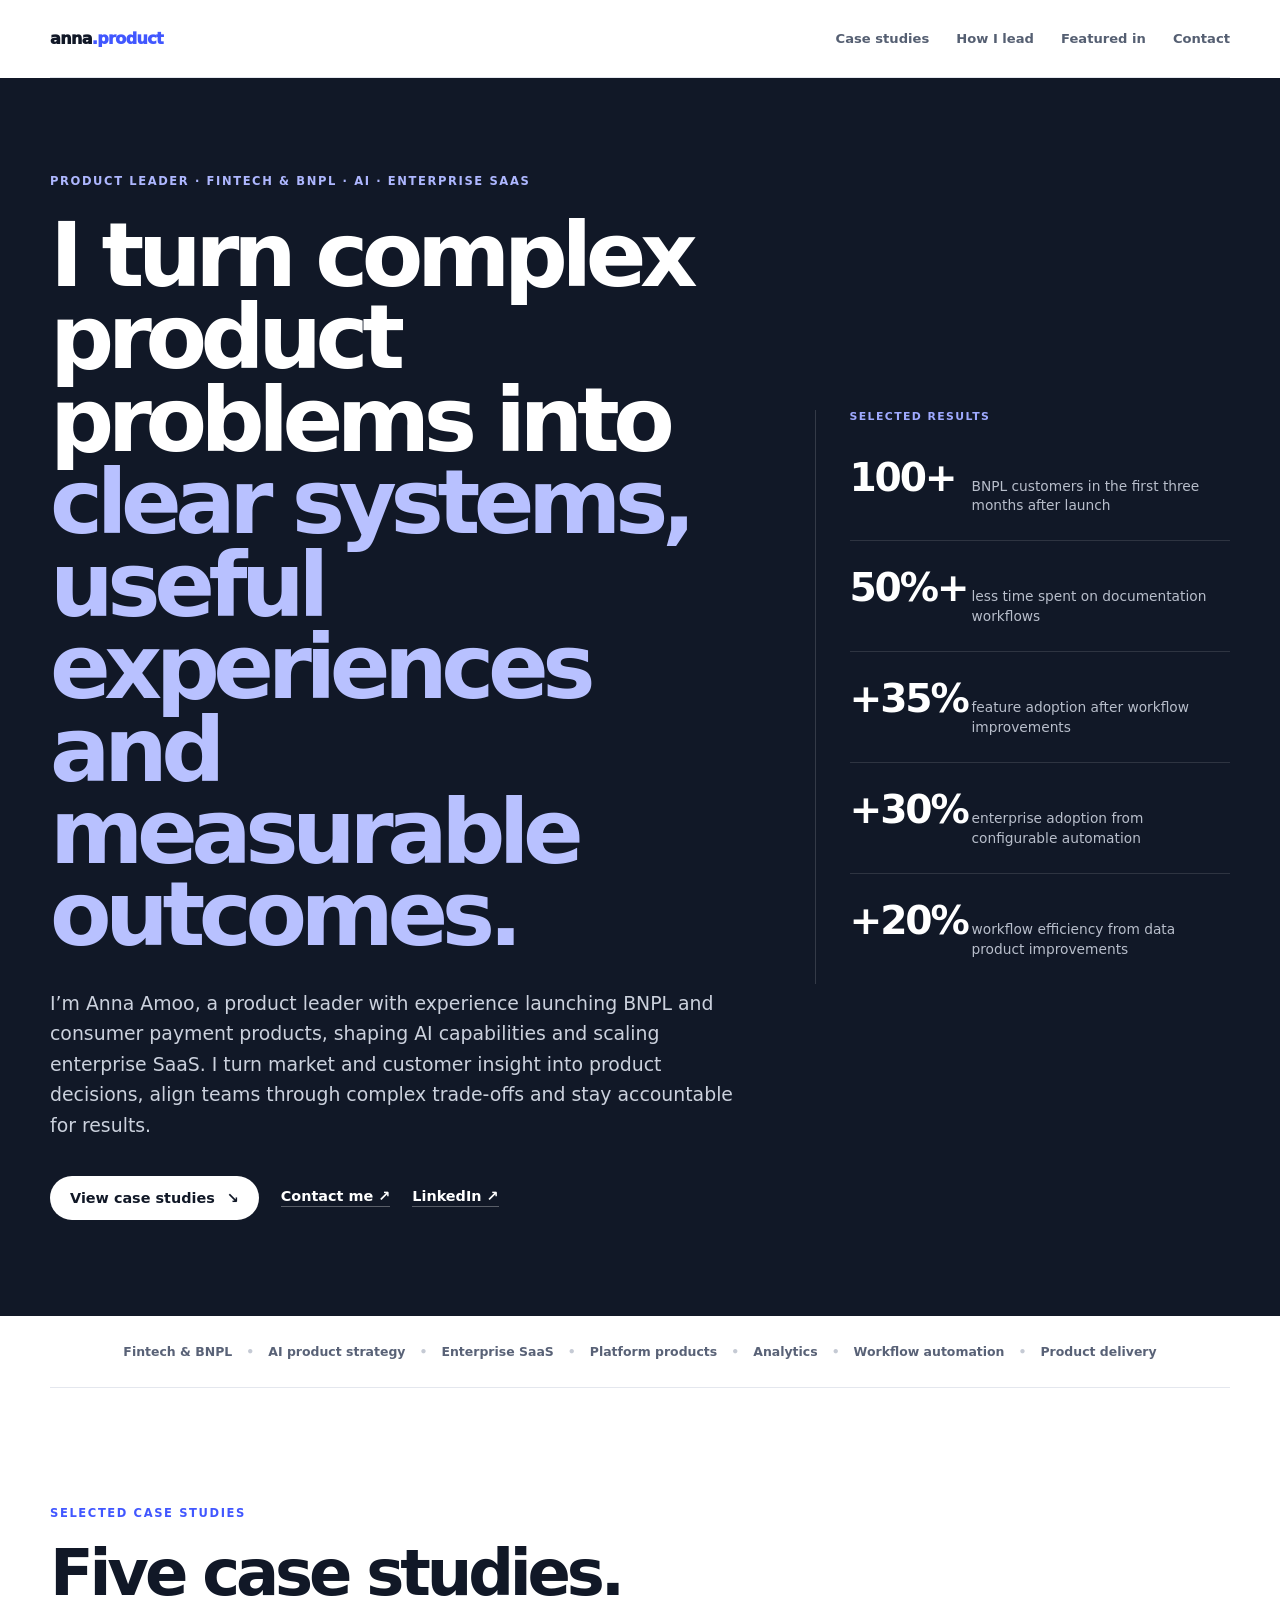
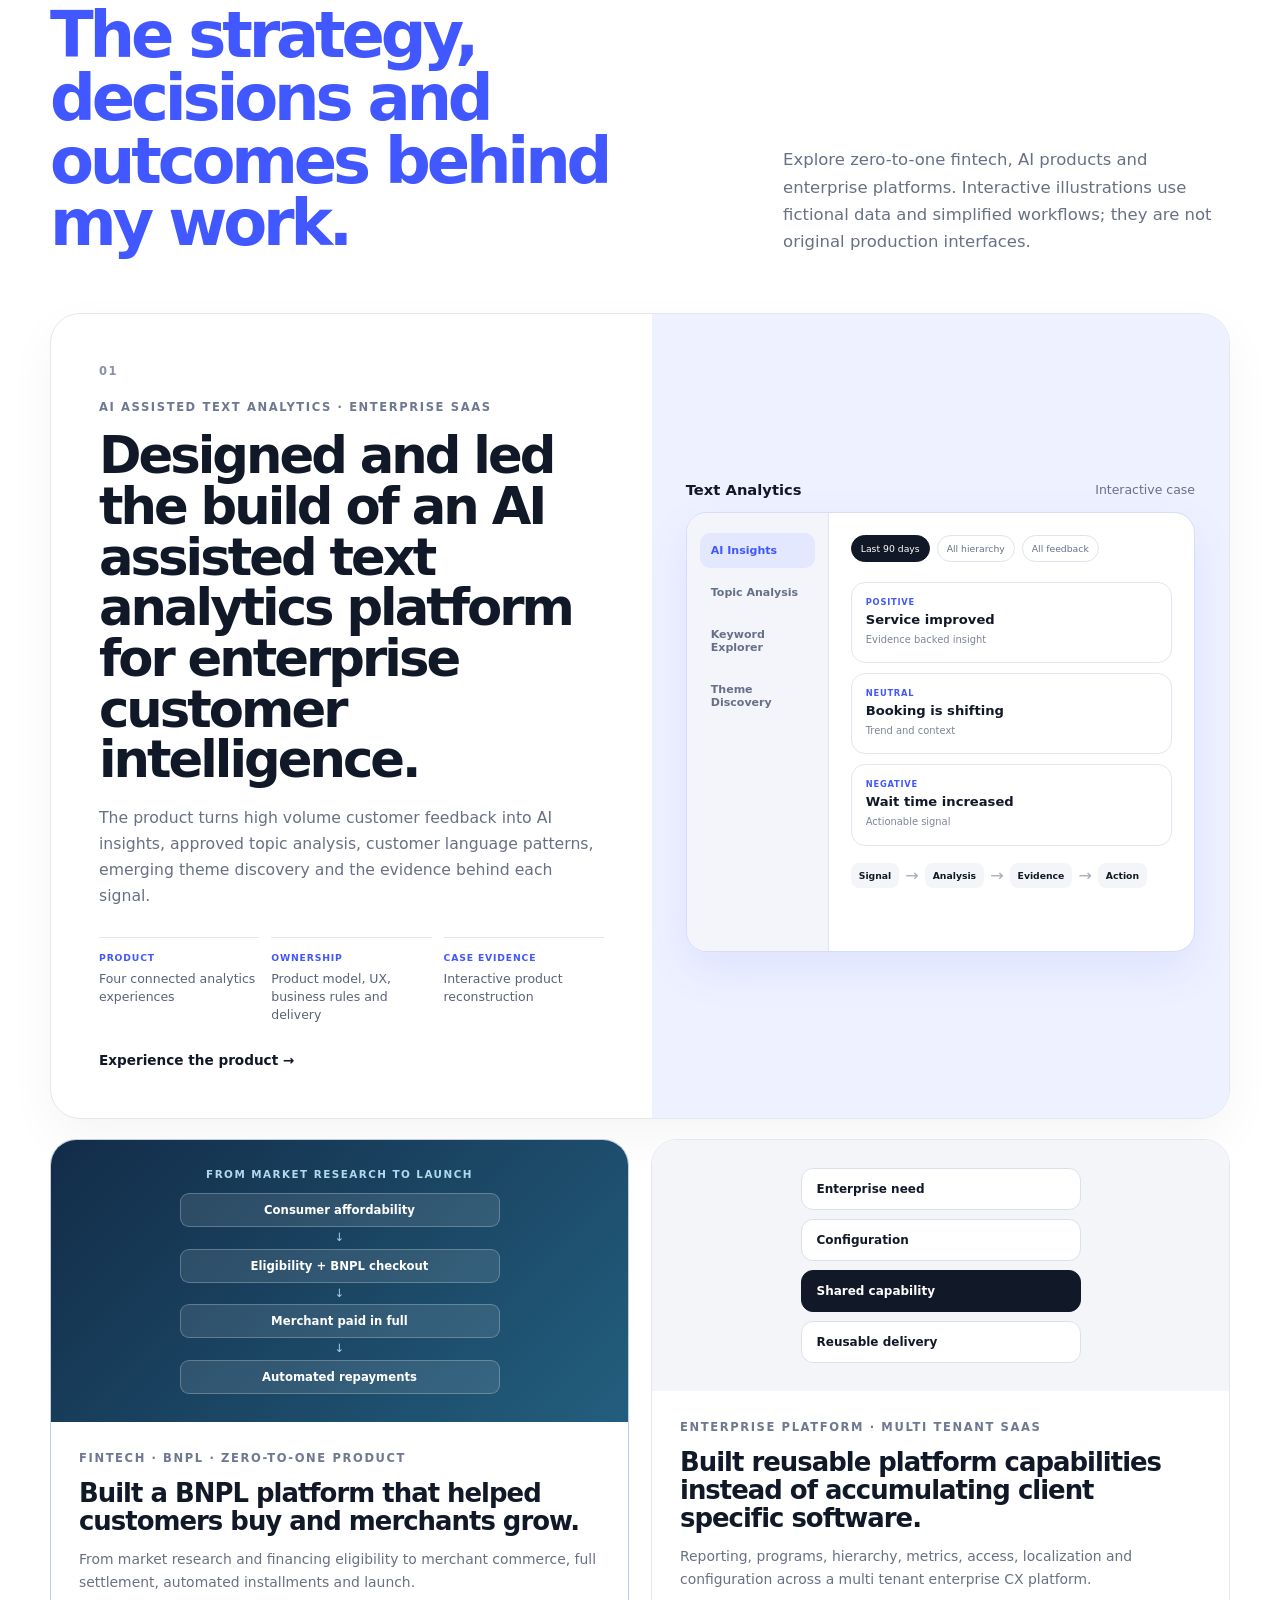
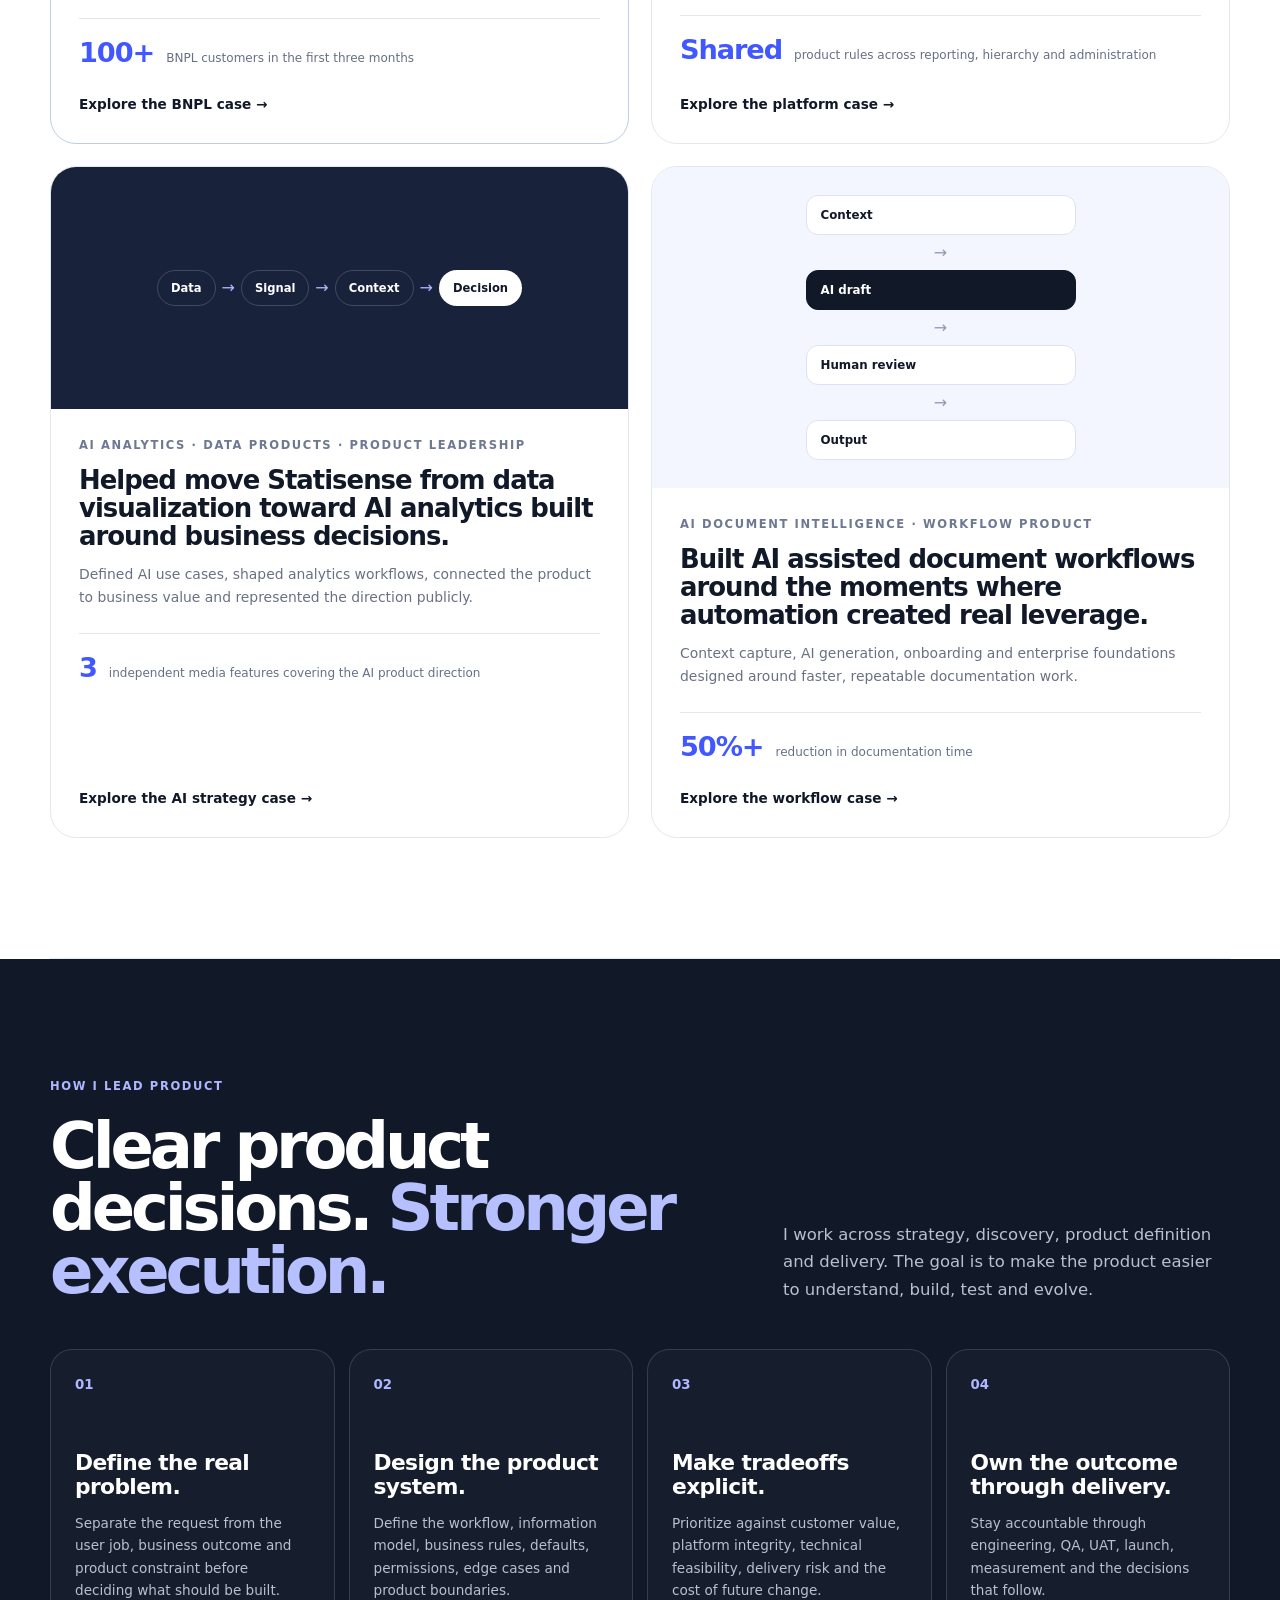
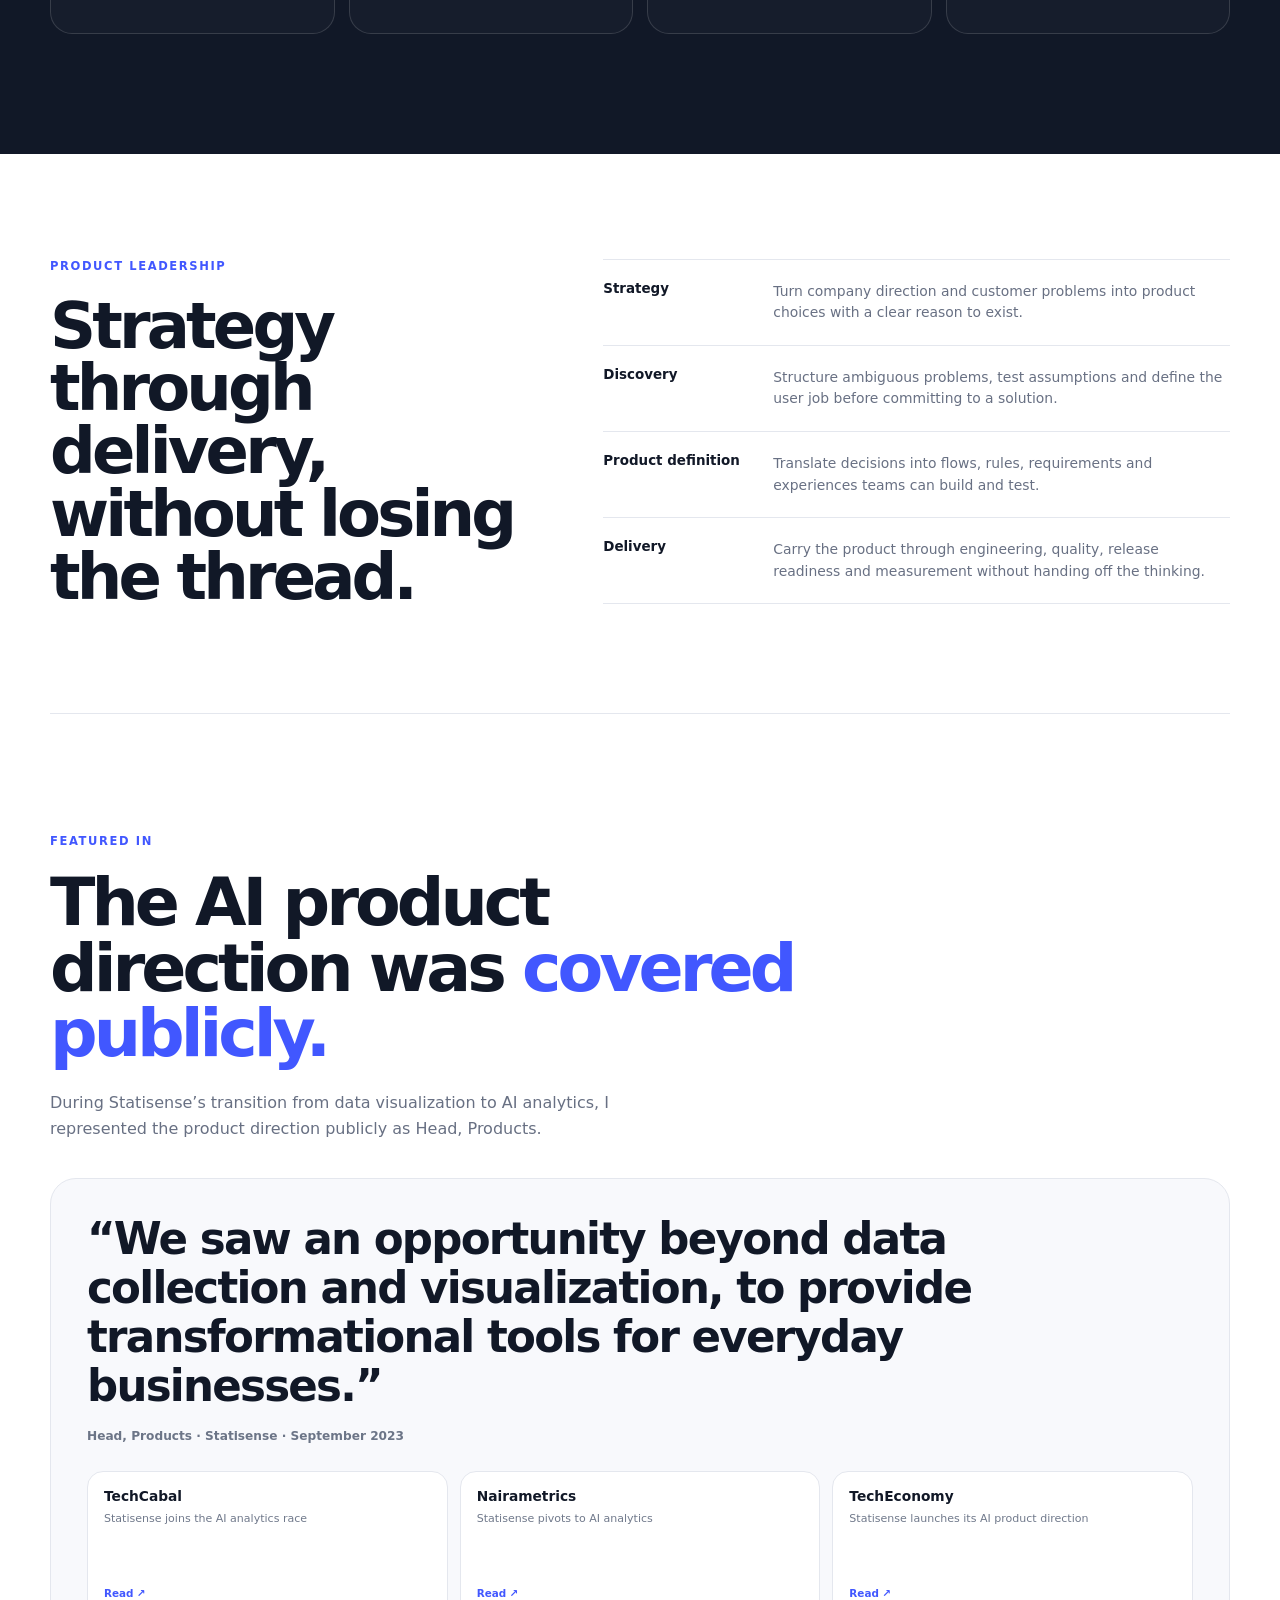
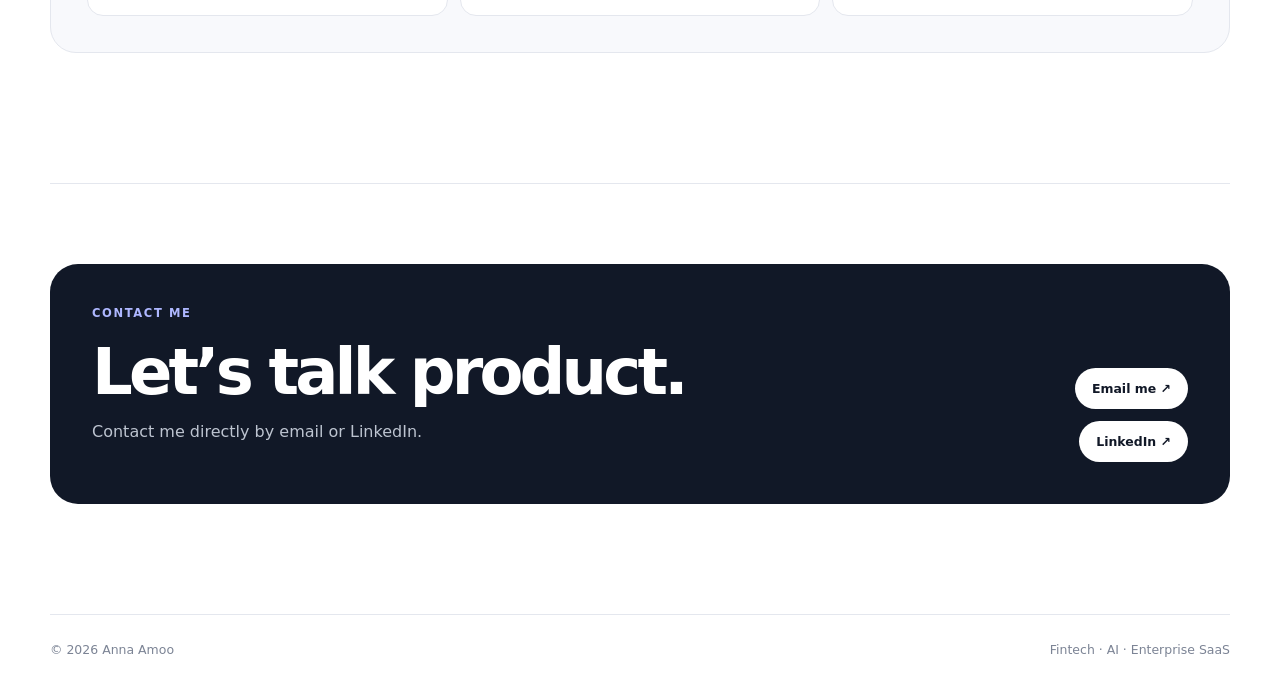
<file: index.html>
<!DOCTYPE html>
<html lang="en">
<head>
<meta charset="utf-8"/>
<meta name="viewport" content="width=device-width,initial-scale=1"/>
<meta name="theme-color" content="#111827"/>
<meta name="description" content="Product portfolio of Anna Amoo: fintech, BNPL, consumer payments, AI and enterprise SaaS, with five product case studies."/>
<meta property="og:type" content="website"/>
<meta property="og:title" content="Anna Amoo | Product Leader"/>
<meta property="og:description" content="Fintech, BNPL, consumer payments, AI and enterprise SaaS. Explore five product case studies and the decisions behind the work."/>
<meta property="og:url" content="https://annaamoo.github.io/"/>
<meta name="twitter:card" content="summary"/>
<link rel="canonical" href="https://annaamoo.github.io/"/>
<link rel="icon" href="favicon.svg" type="image/svg+xml"/>
<title>Anna Amoo | Fintech, AI & SaaS Product Leader</title>
<link rel="stylesheet" href="styles.css"/>
<link rel="stylesheet" href="home-extra.css"/>
</head>
<body>
<header class="site-header shell">
  <a class="brand" href="#top" aria-label="Anna Amoo home">anna<span>.product</span></a>
  <nav class="nav" aria-label="Portfolio navigation">
    <a href="#work">Case studies</a>
    <a href="#leadership">How I lead</a>
    <a href="#featured">Featured in</a>
    <a href="#contact">Contact</a>
  </nav>
</header>

<main id="top">
<section class="portfolio-hero">
  <div class="shell hero-grid">
    <div class="hero-copy reveal">
      <div class="kicker">PRODUCT LEADER · FINTECH & BNPL · AI · ENTERPRISE SAAS</div>
      <h1>I turn complex product problems into <em>clear systems, useful experiences and measurable outcomes.</em></h1>
      <p class="lede">I’m Anna Amoo, a product leader with experience launching BNPL and consumer payment products, shaping AI capabilities and scaling enterprise SaaS. I turn market and customer insight into product decisions, align teams through complex trade-offs and stay accountable for results.</p>
      <div class="actions">
        <a class="btn light" href="#work">View case studies <span>↘</span></a>
        <a class="text-link" href="mailto:annaaamoo@gmail.com">Contact me ↗</a>
        <a class="text-link" href="https://www.linkedin.com/in/anna-amoo-1497a1155/" target="_blank" rel="noreferrer">LinkedIn ↗</a>
      </div>
    </div>
    <aside class="impact-panel reveal" aria-label="Selected product results">
      <div class="impact-label">SELECTED RESULTS</div>
      <div class="impact-stat"><b>100+</b><span>BNPL customers in the first three months after launch</span></div>
      <div class="impact-stat"><b>50%+</b><span>less time spent on documentation workflows</span></div>
      <div class="impact-stat"><b>+35%</b><span>feature adoption after workflow improvements</span></div>
      <div class="impact-stat"><b>+30%</b><span>enterprise adoption from configurable automation</span></div>
      <div class="impact-stat"><b>+20%</b><span>workflow efficiency from data product improvements</span></div>
    </aside>
  </div>
</section>

<section class="scope-bar shell reveal" aria-label="Product scope">
  <span>Fintech & BNPL</span><i>•</i><span>AI product strategy</span><i>•</i>
  <span>Enterprise SaaS</span><i>•</i>
  <span>Platform products</span><i>•</i>
  <span>Analytics</span><i>•</i>
  <span>Workflow automation</span><i>•</i>
  <span>Product delivery</span>
</section>

<section class="section shell work-section" id="work">
  <div class="section-top reveal">
    <div>
      <div class="eyebrow">SELECTED CASE STUDIES</div>
      <h2>Five case studies. <em>The strategy, decisions and outcomes behind my work.</em></h2>
    </div>
    <p>Explore zero-to-one fintech, AI products and enterprise platforms. Interactive illustrations use fictional data and simplified workflows; they are not original production interfaces.</p>
  </div>

  <a class="feature-case reveal" href="case-text-analytics.html">
    <div class="feature-case-copy">
      <div class="case-number">01</div>
      <div class="meta">AI ASSISTED TEXT ANALYTICS · ENTERPRISE SAAS</div>
      <h3>Designed and led the build of an AI assisted text analytics platform for enterprise customer intelligence.</h3>
      <p>The product turns high volume customer feedback into AI insights, approved topic analysis, customer language patterns, emerging theme discovery and the evidence behind each signal.</p>
      <div class="case-facts">
        <span><small>PRODUCT</small>Four connected analytics experiences</span>
        <span><small>OWNERSHIP</small>Product model, UX, business rules and delivery</span>
        <span><small>CASE EVIDENCE</small>Interactive product reconstruction</span>
      </div>
      <div class="case-cta">Experience the product →</div>
    </div>
    <div class="feature-preview">
      <div class="preview-top"><b>Text Analytics</b><span>Interactive case</span></div>
      <div class="preview-layout">
        <div class="preview-nav">
          <span class="active">AI Insights</span>
          <span>Topic Analysis</span>
          <span>Keyword Explorer</span>
          <span>Theme Discovery</span>
        </div>
        <div class="preview-canvas">
          <div class="preview-pills"><i>Last 90 days</i><i>All hierarchy</i><i>All feedback</i></div>
          <div class="preview-insights">
            <div><small>POSITIVE</small><b>Service improved</b><p>Evidence backed insight</p></div>
            <div><small>NEUTRAL</small><b>Booking is shifting</b><p>Trend and context</p></div>
            <div><small>NEGATIVE</small><b>Wait time increased</b><p>Actionable signal</p></div>
          </div>
          <div class="preview-evidence"><span>Signal</span><i>→</i><span>Analysis</span><i>→</i><span>Evidence</span><i>→</i><span>Action</span></div>
        </div>
      </div>
    </div>
  </a>

  <div class="case-grid">
<a class="portfolio-case clan-case reveal" href="case-clan.html"><div class="case-visual clan-visual"><div class="clan-card-eyebrow">FROM MARKET RESEARCH TO LAUNCH</div><div class="clan-card-flow"><span>Consumer affordability</span><i>↓</i><span>Eligibility + BNPL checkout</span><i>↓</i><span>Merchant paid in full</span><i>↓</i><span>Automated repayments</span></div></div><div class="case-body"><div class="meta">FINTECH · BNPL · ZERO-TO-ONE PRODUCT</div><h3>Built a BNPL platform that helped customers buy and merchants grow.</h3><p>From market research and financing eligibility to merchant commerce, full settlement, automated installments and launch.</p><div class="mini-proof"><b>100+</b><span>BNPL customers in the first three months</span></div><div class="case-cta">Explore the BNPL case →</div></div></a>
    <a class="portfolio-case reveal" href="case-platform.html">
      <div class="case-visual platform-visual">
        <div class="platform-stack"><span>Enterprise need</span><span>Configuration</span><span class="active">Shared capability</span><span>Reusable delivery</span></div>
      </div>
      <div class="case-body">
        <div class="meta">ENTERPRISE PLATFORM · MULTI TENANT SAAS</div>
        <h3>Built reusable platform capabilities instead of accumulating client specific software.</h3>
        <p>Reporting, programs, hierarchy, metrics, access, localization and configuration across a multi tenant enterprise CX platform.</p>
        <div class="mini-proof"><b>Shared</b><span>product rules across reporting, hierarchy and administration</span></div>
        <div class="case-cta">Explore the platform case →</div>
      </div>
    </a>

    <a class="portfolio-case reveal" href="case-statisense.html">
      <div class="case-visual statisense-visual">
        <div class="decision-chain"><span>Data</span><i>→</i><span>Signal</span><i>→</i><span>Context</span><i>→</i><span class="active">Decision</span></div>
      </div>
      <div class="case-body">
        <div class="meta">AI ANALYTICS · DATA PRODUCTS · PRODUCT LEADERSHIP</div>
        <h3>Helped move Statisense from data visualization toward AI analytics built around business decisions.</h3>
        <p>Defined AI use cases, shaped analytics workflows, connected the product to business value and represented the direction publicly.</p>
        <div class="mini-proof"><b>3</b><span>independent media features covering the AI product direction</span></div>
        <div class="case-cta">Explore the AI strategy case →</div>
      </div>
    </a>

    <a class="portfolio-case reveal" href="case-fastdoc.html">
      <div class="case-visual fastdoc-visual">
        <div class="doc-flow"><span>Context</span><i>→</i><span class="active">AI draft</span><i>→</i><span>Human review</span><i>→</i><span>Output</span></div>
      </div>
      <div class="case-body">
        <div class="meta">AI DOCUMENT INTELLIGENCE · WORKFLOW PRODUCT</div>
        <h3>Built AI assisted document workflows around the moments where automation created real leverage.</h3>
        <p>Context capture, AI generation, onboarding and enterprise foundations designed around faster, repeatable documentation work.</p>
        <div class="mini-proof"><b>50%+</b><span>reduction in documentation time</span></div>
        <div class="case-cta">Explore the workflow case →</div>
      </div>
    </a>
  </div>
</section>

<section class="leadership-section" id="leadership">
  <div class="shell">
    <div class="section-top inverse reveal">
      <div>
        <div class="eyebrow">HOW I LEAD PRODUCT</div>
        <h2>Clear product decisions. <em>Stronger execution.</em></h2>
      </div>
      <p>I work across strategy, discovery, product definition and delivery. The goal is to make the product easier to understand, build, test and evolve.</p>
    </div>
    <div class="leadership-grid">
      <article class="lead-card reveal"><small>01</small><h3>Define the real problem.</h3><p>Separate the request from the user job, business outcome and product constraint before deciding what should be built.</p></article>
      <article class="lead-card reveal"><small>02</small><h3>Design the product system.</h3><p>Define the workflow, information model, business rules, defaults, permissions, edge cases and product boundaries.</p></article>
      <article class="lead-card reveal"><small>03</small><h3>Make tradeoffs explicit.</h3><p>Prioritize against customer value, platform integrity, technical feasibility, delivery risk and the cost of future change.</p></article>
      <article class="lead-card reveal"><small>04</small><h3>Own the outcome through delivery.</h3><p>Stay accountable through engineering, QA, UAT, launch, measurement and the decisions that follow.</p></article>
    </div>
  </div>
</section>

<section class="section shell proof-section">
  <div class="proof-story reveal">
    <div>
      <div class="eyebrow">PRODUCT LEADERSHIP</div>
      <h2>Strategy through delivery, without losing the thread.</h2>
    </div>
    <div class="proof-list">
      <div><b>Strategy</b><span>Turn company direction and customer problems into product choices with a clear reason to exist.</span></div>
      <div><b>Discovery</b><span>Structure ambiguous problems, test assumptions and define the user job before committing to a solution.</span></div>
      <div><b>Product definition</b><span>Translate decisions into flows, rules, requirements and experiences teams can build and test.</span></div>
      <div><b>Delivery</b><span>Carry the product through engineering, quality, release readiness and measurement without handing off the thinking.</span></div>
    </div>
  </div>
</section>

<section class="section shell featured-section" id="featured">
  <div class="feature-intro reveal">
    <div class="eyebrow">FEATURED IN</div>
    <h2>The AI product direction was <em>covered publicly.</em></h2>
    <p>During Statisense’s transition from data visualization to AI analytics, I represented the product direction publicly as Head, Products.</p>
  </div>

  <div class="media-spotlight reveal">
    <blockquote>“We saw an opportunity beyond data collection and visualization, to provide transformational tools for everyday businesses.”</blockquote>
    <div class="quote-credit">Head, Products · Statisense · September 2023</div>
    <div class="publication-row">
      <a href="https://techcabal.com/2023/09/19/statisense-raises-capital-joins-the-ai-analytics-race/" target="_blank" rel="noreferrer"><b>TechCabal</b><span>Statisense joins the AI analytics race</span><i>Read ↗</i></a>
      <a href="https://nairametrics.com/2023/09/19/leading-data-platform-statisense-raises-capital-pivots-to-building-ai-analytics-for-businesses-across-africa/" target="_blank" rel="noreferrer"><b>Nairametrics</b><span>Statisense pivots to AI analytics</span><i>Read ↗</i></a>
      <a href="https://techeconomy.ng/statisense-raises-capital-to-empower-african-businesses-through-ai" target="_blank" rel="noreferrer"><b>TechEconomy</b><span>Statisense launches its AI product direction</span><i>Read ↗</i></a>
    </div>
  </div>
</section>

<section class="contact-section shell" id="contact">
  <div class="contact-card reveal">
    <div>
      <div class="eyebrow">CONTACT ME</div>
      <h2>Let’s talk product.</h2>
      <p>Contact me directly by email or LinkedIn.</p>
    </div>
    <div class="contact-links">
      <a href="mailto:annaaamoo@gmail.com">Email me ↗</a>
      <a href="https://www.linkedin.com/in/anna-amoo-1497a1155/" target="_blank" rel="noreferrer">LinkedIn ↗</a>
    </div>
  </div>
</section>
</main>

<footer class="footer shell"><span>© <span data-year>2026</span> Anna Amoo</span><span>Fintech · AI · Enterprise SaaS</span></footer>
<script src="script.js"></script>
</body>
</html>
</file>
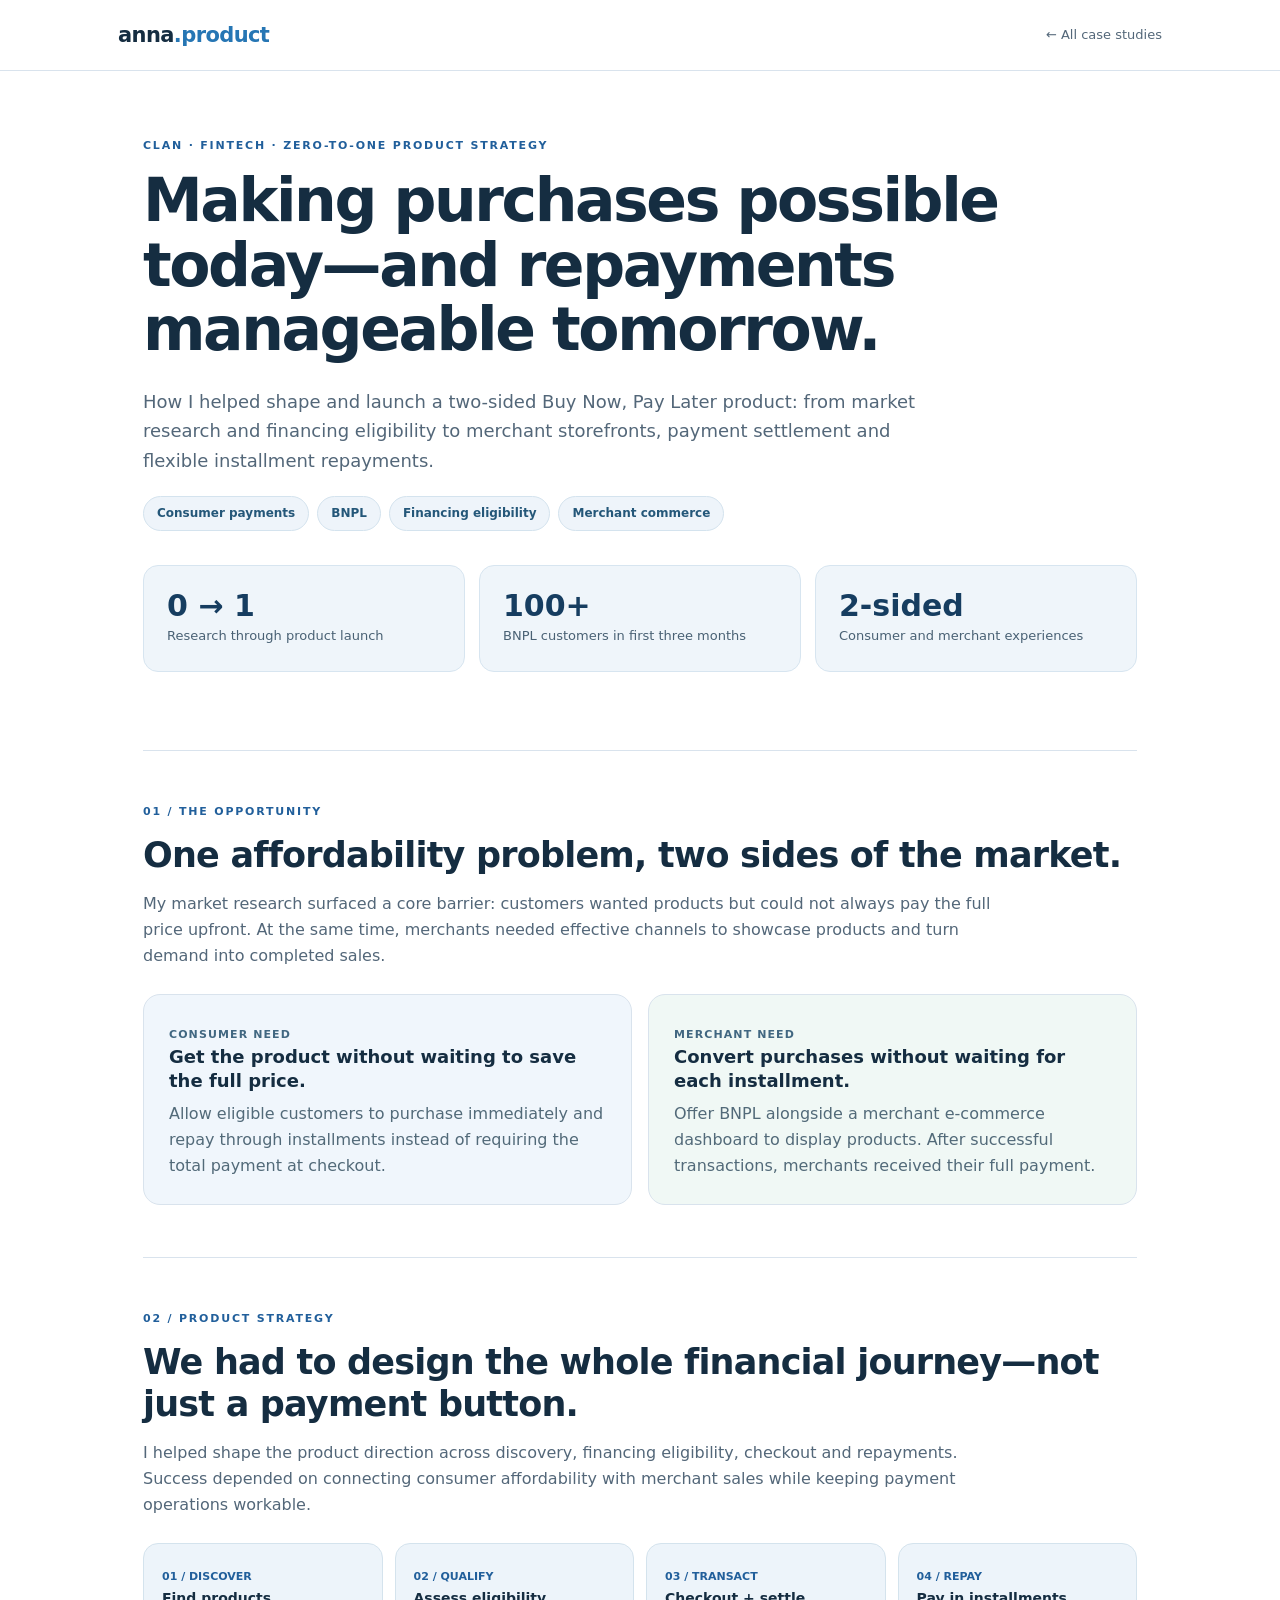
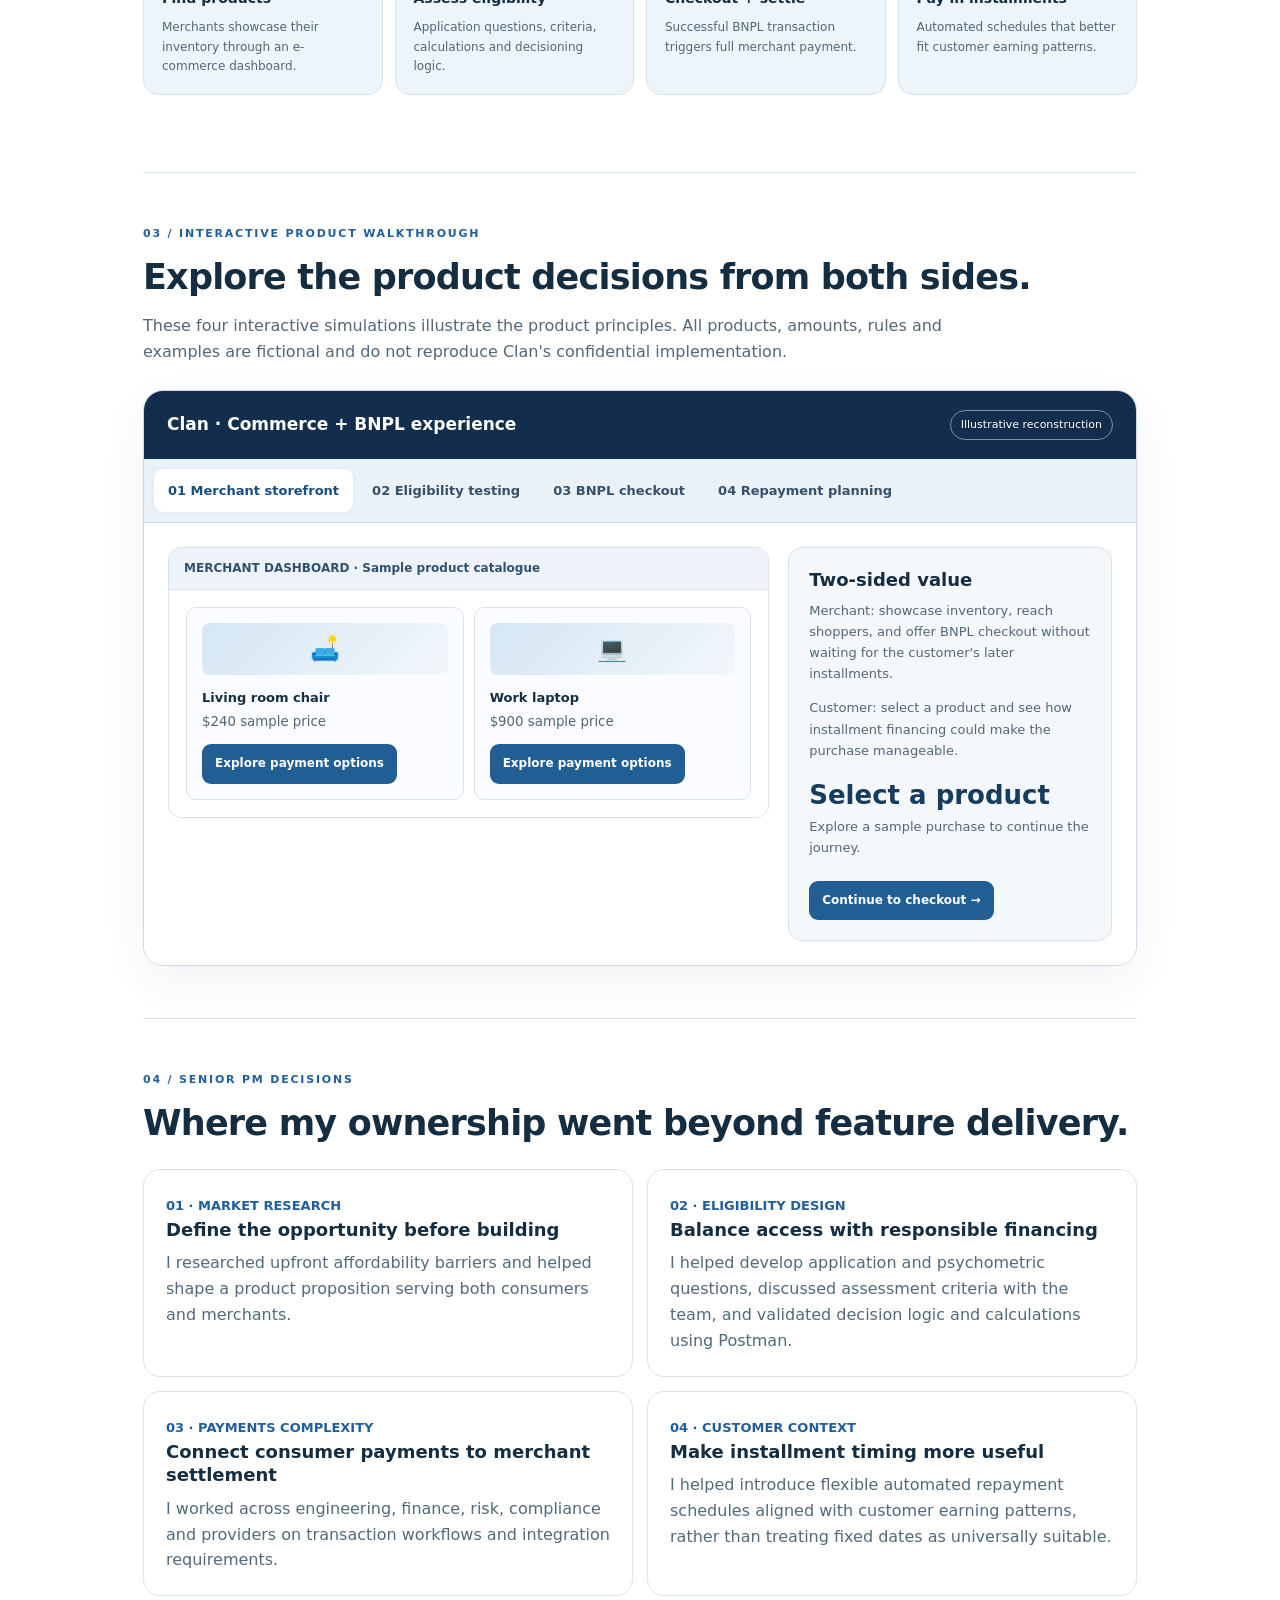
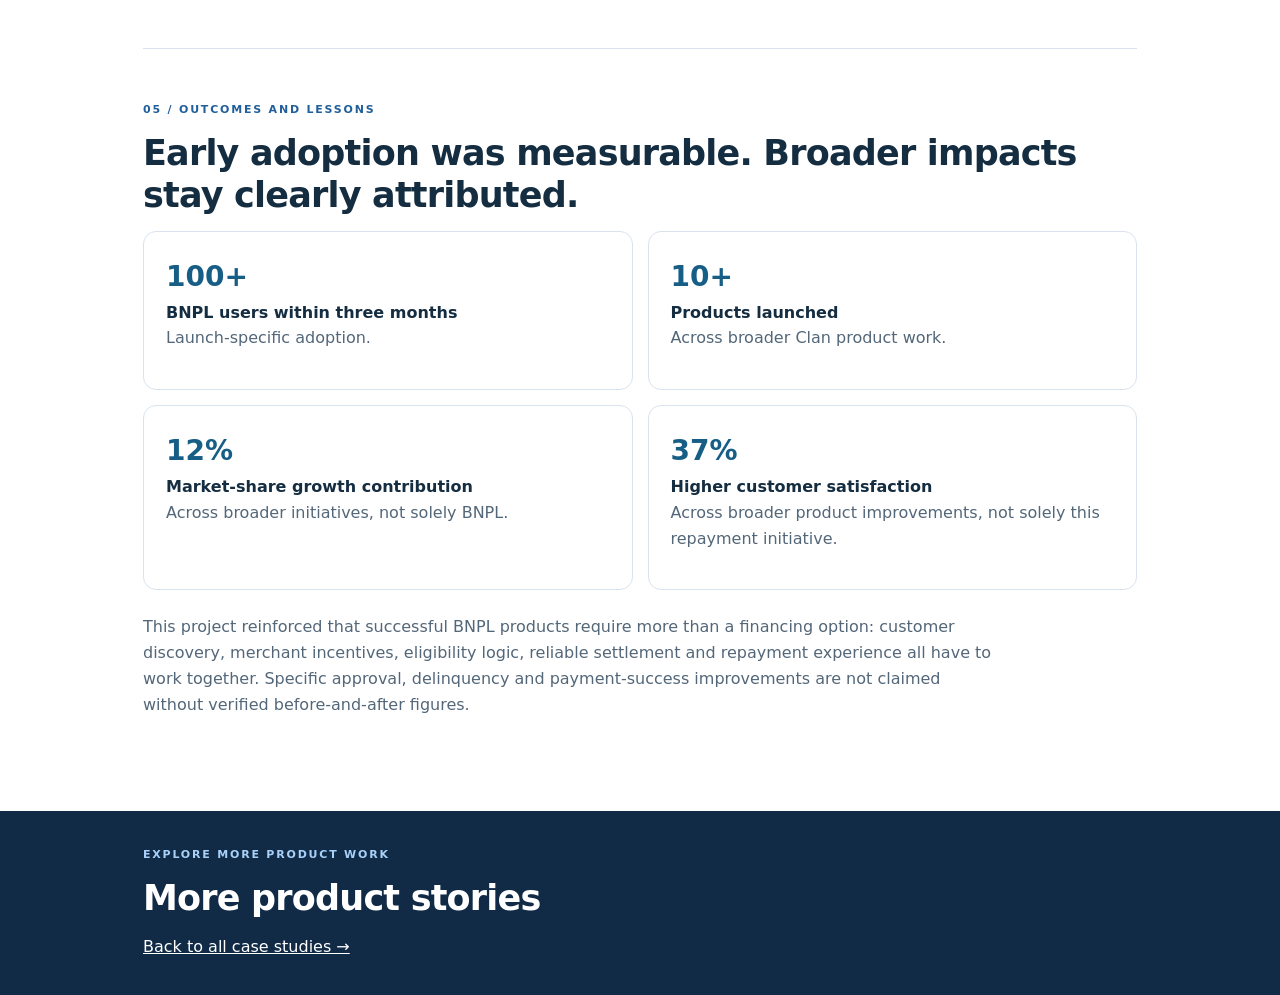
<file: case-clan.html>
<!doctype html><html lang="en"><head><meta charset="utf-8"><meta name="viewport" content="width=device-width, initial-scale=1"><meta name="description" content="A zero-to-one product management case study about launching Clan's BNPL and merchant commerce platform."><meta property="og:title" content="Clan BNPL: From Research to Launch | Anna Amoo"><title>Clan BNPL — Zero-to-One Product Case Study | Anna Amoo</title><link rel="canonical" href="https://annaamoo.github.io/case-clan.html"><style>
:root{--navy:#102a43;--ink:#152d41;--muted:#536779;--line:#d9e3ed;--bg:#f7f9fc;--blue:#215f9b;--soft:#edf4fa;--green:#16715c}*{box-sizing:border-box}html{scroll-behavior:smooth}body{margin:0;background:#fff;color:var(--ink);font-family:Inter,system-ui,-apple-system,Segoe UI,sans-serif;line-height:1.62}button,input,select{font:inherit}button{cursor:pointer}a{color:inherit}a:hover{color:var(--blue)}.top{border-bottom:1px solid var(--line);background:#fff}.nav{max-width:1100px;margin:auto;padding:18px 28px;display:flex;justify-content:space-between;align-items:center;gap:16px}.brand{font-size:21px;font-weight:850;text-decoration:none;letter-spacing:-.6px}.brand span{color:#2676b4}.back{font-size:13px;text-decoration:none;color:#536779}.shell{max-width:1050px;padding:0 28px;margin:0 auto}.hero{padding:66px 0 44px}.eyebrow{font-size:11px;letter-spacing:1.8px;font-weight:800;text-transform:uppercase;color:var(--blue);margin-bottom:13px}h1,h2,h3,p{margin-top:0}h1{font-size:clamp(34px,5.4vw,60px);max-width:940px;letter-spacing:-2.4px;line-height:1.08;margin-bottom:25px}h2{font-size:clamp(25px,3vw,35px);line-height:1.2;letter-spacing:-.8px;margin-bottom:15px}h3{font-size:18px;line-height:1.3;margin:0 0 9px}.intro{font-size:18px;max-width:790px;color:var(--muted)}.chips{display:flex;gap:8px;flex-wrap:wrap;margin:21px 0}.chip{font-size:12px;font-weight:750;background:#eef4fa;color:#245779;border:1px solid #d4e3ee;border-radius:30px;padding:7px 13px}.metrics{display:grid;grid-template-columns:repeat(3,minmax(0,1fr));gap:14px;margin:34px 0}.metric{background:#eff5fa;border:1px solid #d7e5f0;border-radius:15px;padding:23px;min-width:0}.metric strong{font-size:30px;display:block;color:#163d60;line-height:1.1}.metric span{color:#496174;font-size:13px}.section{padding:52px 0;border-top:1px solid var(--line)}.copy{max-width:850px;color:var(--muted)}.two{display:grid;grid-template-columns:repeat(2,minmax(0,1fr));gap:16px;margin-top:25px}.panel{border:1px solid var(--line);border-radius:17px;padding:25px;background:#fff;min-width:0}.panel.blue{background:#f0f6fc}.panel.green{background:#f0f8f5}.panel small{font-size:11px;color:#416781;letter-spacing:1.1px;font-weight:800}.panel p{color:#526a79;margin-bottom:0}.flow{display:grid;grid-template-columns:repeat(4,minmax(0,1fr));gap:12px;margin:25px 0}.step{background:var(--soft);border:1px solid #d4e3ed;border-radius:15px;padding:18px;min-width:0}.step b{display:block;font-size:14px}.step small{font-size:11px;color:var(--blue);font-weight:800}.step p{font-size:12px;color:var(--muted);margin:8px 0 0}.demo{border:1px solid #ccdbe7;border-radius:20px;overflow:hidden;margin-top:25px;box-shadow:0 15px 45px rgba(15,48,79,.06)}.demo-head{background:#132e4c;color:#fff;padding:19px 23px;display:flex;align-items:center;justify-content:space-between;gap:12px}.demo-head strong{font-size:17px}.demo-head span{font-size:11px;border:1px solid #ffffff75;padding:5px 10px;border-radius:20px}.tabs{display:flex;gap:5px;flex-wrap:wrap;background:#eaf1f7;border-bottom:1px solid #ccdae5;padding:10px}.tab{background:transparent;border:0;border-radius:9px;padding:11px 14px;color:#37516a;font-weight:700;font-size:13px}.tab[aria-selected=true]{background:#fff;color:#184e80;box-shadow:0 1px 5px #b8c9d633}.demo-body{padding:24px;min-height:325px;background:#fff}.demo-pane[hidden]{display:none}.demo-grid{display:grid;grid-template-columns:minmax(0,1.3fr) minmax(230px,.7fr);gap:19px;align-items:start}.screen{border:1px solid var(--line);border-radius:13px;overflow:hidden}.screen-top{background:#edf3f8;border-bottom:1px solid var(--line);padding:11px 15px;font-size:12px;font-weight:800;color:#31516e}.screen-body{padding:17px}.product-grid{display:grid;grid-template-columns:1fr 1fr;gap:10px}.product{border:1px solid var(--line);border-radius:10px;padding:15px;background:#fafcff}.product .shape{height:52px;background:linear-gradient(135deg,#d5e6f4,#f2f7fb);border-radius:8px;margin-bottom:12px;display:grid;place-items:center;font-size:24px}.product b{display:block;font-size:13px}.product small{color:var(--muted)}.product button,.primary{background:#205e94;color:white;border:0;border-radius:9px;padding:10px 13px;font-size:12px;font-weight:750;margin-top:10px}.side{background:#f5f8fb;border:1px solid var(--line);border-radius:14px;padding:20px;min-width:0}.side p{color:var(--muted);font-size:13px}.side strong{display:block;font-size:26px;color:#163d60}.form-row{margin-bottom:16px}.form-row label{display:block;font-size:12px;font-weight:800;margin-bottom:7px}select,input[type=range]{width:100%}select{padding:11px;border:1px solid #cbd9e4;border-radius:9px;background:#fff;color:#152d41}.choice{display:flex;flex-wrap:wrap;gap:9px;margin:12px 0}.choice button{background:#eef3f7;border:1px solid #c8d8e4;color:#1a476a;border-radius:9px;padding:10px 14px;font-size:12px;font-weight:700}.choice button.active{background:#215e92;color:#fff}.line{display:flex;justify-content:space-between;gap:16px;border-bottom:1px solid #e0e8ef;padding:10px 0;font-size:13px}.line:last-child{border-bottom:0}.explain{color:var(--muted);font-size:13px}.notice{background:#fff8e8;border-left:3px solid #ca9a32;padding:13px 15px;border-radius:6px;font-size:12px;color:#695028;margin-top:16px}.success{color:var(--green);font-weight:800}.decision{display:grid;grid-template-columns:repeat(2,minmax(0,1fr));gap:14px;margin-top:25px}.decision .panel{padding:22px}.decision .index{font-size:13px;color:var(--blue);font-weight:800}.result-grid{display:grid;grid-template-columns:repeat(2,minmax(0,1fr));gap:15px}.result{border:1px solid var(--line);border-radius:13px;padding:22px}.result b{display:block;font-size:28px;color:#175e86}.result span{color:var(--muted);font-size:13px}.footer{background:#112b46;color:#fff;padding:35px 0;margin-top:25px}.footer a{color:#fff}.muted{color:var(--muted)}.mini-bar{height:9px;border-radius:20px;background:#d9e6f0;overflow:hidden;margin:14px 0}.mini-bar div{background:#2f7ba9;height:100%;transition:width .2s}button:focus-visible,select:focus-visible,input:focus-visible,a:focus-visible{outline:3px solid #efae43;outline-offset:2px}@media(max-width:760px){.shell{padding:0 18px}.hero{padding:38px 0 28px}h1{letter-spacing:-1.2px}.metrics,.flow{grid-template-columns:repeat(2,minmax(0,1fr))}.demo-grid,.two{grid-template-columns:1fr}.demo-body{padding:15px}.section{padding:37px 0}}@media(max-width:430px){.metrics,.flow,.decision,.result-grid{grid-template-columns:1fr}.tab{flex:1 1 44%;padding:9px 6px}.demo-head{flex-direction:column;align-items:flex-start}.product-grid{grid-template-columns:1fr}}
</style></head><body>
<header class="top"><nav class="nav"><a class="brand" href="index.html">anna<span>.product</span></a><a class="back" href="index.html#work">← All case studies</a></nav></header>
<main><div class="shell"><section class="hero"><div class="eyebrow">Clan · Fintech · Zero-to-one product strategy</div><h1>Making purchases possible today—and repayments manageable tomorrow.</h1><p class="intro">How I helped shape and launch a two-sided Buy Now, Pay Later product: from market research and financing eligibility to merchant storefronts, payment settlement and flexible installment repayments.</p><div class="chips"><span class="chip">Consumer payments</span><span class="chip">BNPL</span><span class="chip">Financing eligibility</span><span class="chip">Merchant commerce</span></div><div class="metrics"><div class="metric"><strong>0 → 1</strong><span>Research through product launch</span></div><div class="metric"><strong>100+</strong><span>BNPL customers in first three months</span></div><div class="metric"><strong>2-sided</strong><span>Consumer and merchant experiences</span></div></div></section>
<section class="section"><div class="eyebrow">01 / The opportunity</div><h2>One affordability problem, two sides of the market.</h2><p class="copy">My market research surfaced a core barrier: customers wanted products but could not always pay the full price upfront. At the same time, merchants needed effective channels to showcase products and turn demand into completed sales.</p><div class="two"><div class="panel blue"><small>CONSUMER NEED</small><h3>Get the product without waiting to save the full price.</h3><p>Allow eligible customers to purchase immediately and repay through installments instead of requiring the total payment at checkout.</p></div><div class="panel green"><small>MERCHANT NEED</small><h3>Convert purchases without waiting for each installment.</h3><p>Offer BNPL alongside a merchant e-commerce dashboard to display products. After successful transactions, merchants received their full payment.</p></div></div></section>
<section class="section"><div class="eyebrow">02 / Product strategy</div><h2>We had to design the whole financial journey—not just a payment button.</h2><p class="copy">I helped shape the product direction across discovery, financing eligibility, checkout and repayments. Success depended on connecting consumer affordability with merchant sales while keeping payment operations workable.</p><div class="flow"><div class="step"><small>01 / DISCOVER</small><b>Find products</b><p>Merchants showcase their inventory through an e-commerce dashboard.</p></div><div class="step"><small>02 / QUALIFY</small><b>Assess eligibility</b><p>Application questions, criteria, calculations and decisioning logic.</p></div><div class="step"><small>03 / TRANSACT</small><b>Checkout + settle</b><p>Successful BNPL transaction triggers full merchant payment.</p></div><div class="step"><small>04 / REPAY</small><b>Pay in installments</b><p>Automated schedules that better fit customer earning patterns.</p></div></div></section>
<section class="section" id="demo"><div class="eyebrow">03 / Interactive product walkthrough</div><h2>Explore the product decisions from both sides.</h2><p class="copy">These four interactive simulations illustrate the product principles. All products, amounts, rules and examples are fictional and do not reproduce Clan's confidential implementation.</p><div class="demo"><div class="demo-head"><strong>Clan · Commerce + BNPL experience</strong><span>Illustrative reconstruction</span></div><div class="tabs" role="tablist" aria-label="Product simulations"><button class="tab" role="tab" aria-selected="true" data-tab="merchant">01 Merchant storefront</button><button class="tab" role="tab" aria-selected="false" data-tab="eligibility">02 Eligibility testing</button><button class="tab" role="tab" aria-selected="false" data-tab="checkout">03 BNPL checkout</button><button class="tab" role="tab" aria-selected="false" data-tab="repayment">04 Repayment planning</button></div>
<div class="demo-body">
<div class="demo-pane" id="merchant" role="tabpanel"><div class="demo-grid"><div class="screen"><div class="screen-top">MERCHANT DASHBOARD · Sample product catalogue</div><div class="screen-body"><div class="product-grid"><div class="product"><div class="shape">🛋️</div><b>Living room chair</b><small>$240 sample price</small><button data-price="240" data-name="Living room chair">Explore payment options</button></div><div class="product"><div class="shape">💻</div><b>Work laptop</b><small>$900 sample price</small><button data-price="900" data-name="Work laptop">Explore payment options</button></div></div></div></div><div class="side"><h3>Two-sided value</h3><p>Merchant: showcase inventory, reach shoppers, and offer BNPL checkout without waiting for the customer's later installments.</p><p>Customer: select a product and see how installment financing could make the purchase manageable.</p><strong id="merchant-selection">Select a product</strong><p id="merchant-detail">Explore a sample purchase to continue the journey.</p><button class="primary" id="to-checkout">Continue to checkout →</button></div></div></div>
<div class="demo-pane" id="eligibility" role="tabpanel" hidden><div class="demo-grid"><div class="screen"><div class="screen-top">ELIGIBILITY REQUIREMENTS · Illustrative testing lab</div><div class="screen-body"><h3>What should the application capture?</h3><p class="explain">At Clan I worked on eligibility and psychometric assessment questions, team reviews, and Postman validation of API behavior and calculations.</p><div class="form-row"><label for="income">Example monthly income</label><select id="income"><option value="1200">$1,200</option><option value="2500" selected>$2,500</option><option value="4000">$4,000</option></select></div><div class="form-row"><label for="expense">Example monthly committed expenses</label><select id="expense"><option value="600">$600</option><option value="1400" selected>$1,400</option><option value="2100">$2,100</option></select></div><div class="form-row"><label for="amount">Illustrative financing request</label><select id="amount"><option value="240">$240</option><option value="900" selected>$900</option><option value="1800">$1,800</option></select></div><button class="primary" id="run-eligibility">Run sample logic</button></div></div><div class="side"><h3>Example decision response</h3><p id="eligibility-state">Run the sample evaluation to explore a hypothetical decisioning workflow.</p><div class="line"><span>Affordability calculation</span><b id="affordability">—</b></div><div class="line"><span>Decision</span><b id="decision-output">—</b></div><div class="notice">This is a teaching simulation, not Clan's actual underwriting rules or an assessment of creditworthiness. No psychometric score is generated.</div></div></div></div>
<div class="demo-pane" id="checkout" role="tabpanel" hidden><div class="demo-grid"><div class="screen"><div class="screen-top">BNPL CHECKOUT · Example transaction flow</div><div class="screen-body"><h3 id="checkout-name">Living room chair</h3><div class="line"><span>Example order amount</span><b id="checkout-price">$240.00</b></div><div class="line"><span>Illustrative payment plan</span><b>4 installments</b></div><div class="line"><span>Illustrative installment amount</span><b id="checkout-installment">$60.00</b></div><div class="choice"><button class="active" data-payment="success">Successful payment</button><button data-payment="failure">Failed payment</button></div><button class="primary" id="process-checkout">Simulate transaction</button></div></div><div class="side"><h3>What happens next?</h3><p id="transaction-result">Choose a transaction scenario and simulate the outcome.</p><div class="notice">Illustrative settlement behavior: once a transaction succeeds, the merchant receives full payment, while the customer repays in installments. A failure scenario does not trigger settlement.</div></div></div></div>
<div class="demo-pane" id="repayment" role="tabpanel" hidden><div class="demo-grid"><div class="screen"><div class="screen-top">REPAYMENT SCHEDULER · Income-aligned illustration</div><div class="screen-body"><h3>Make the repayment schedule match the customer.</h3><div class="form-row"><label for="frequency">How often does income arrive?</label><select id="frequency"><option value="weekly">Weekly</option><option value="biweekly" selected>Every two weeks</option><option value="monthly">Monthly</option></select></div><div class="form-row"><label for="schedule-amount">Illustrative purchase amount</label><select id="schedule-amount"><option value="240">$240</option><option value="480" selected>$480</option><option value="900">$900</option></select></div><div class="form-row"><label for="installments">Example number of installments</label><select id="installments"><option value="3">3</option><option value="4" selected>4</option><option value="6">6</option></select></div><button class="primary" id="build-schedule">Build example repayment schedule</button></div></div><div class="side"><h3>Repayment preview</h3><strong id="repay-value">$120.00</strong><p id="repay-caption">per illustrative installment</p><div id="schedule-list"><div class="line"><span>Schedule</span><b>Generate to preview</b></div></div><div class="notice">Illustrative dates and numbers only. Actual repayment terms are set by lending agreements and platform rules.</div></div></div></div>
</div></div></section>
<section class="section"><div class="eyebrow">04 / Senior PM decisions</div><h2>Where my ownership went beyond feature delivery.</h2><div class="decision"><div class="panel"><span class="index">01 · MARKET RESEARCH</span><h3>Define the opportunity before building</h3><p>I researched upfront affordability barriers and helped shape a product proposition serving both consumers and merchants.</p></div><div class="panel"><span class="index">02 · ELIGIBILITY DESIGN</span><h3>Balance access with responsible financing</h3><p>I helped develop application and psychometric questions, discussed assessment criteria with the team, and validated decision logic and calculations using Postman.</p></div><div class="panel"><span class="index">03 · PAYMENTS COMPLEXITY</span><h3>Connect consumer payments to merchant settlement</h3><p>I worked across engineering, finance, risk, compliance and providers on transaction workflows and integration requirements.</p></div><div class="panel"><span class="index">04 · CUSTOMER CONTEXT</span><h3>Make installment timing more useful</h3><p>I helped introduce flexible automated repayment schedules aligned with customer earning patterns, rather than treating fixed dates as universally suitable.</p></div></div></section>
<section class="section"><div class="eyebrow">05 / Outcomes and lessons</div><h2>Early adoption was measurable. Broader impacts stay clearly attributed.</h2><div class="result-grid"><div class="result"><b>100+</b><strong>BNPL users within three months</strong><p class="muted">Launch-specific adoption.</p></div><div class="result"><b>10+</b><strong>Products launched</strong><p class="muted">Across broader Clan product work.</p></div><div class="result"><b>12%</b><strong>Market-share growth contribution</strong><p class="muted">Across broader initiatives, not solely BNPL.</p></div><div class="result"><b>37%</b><strong>Higher customer satisfaction</strong><p class="muted">Across broader product improvements, not solely this repayment initiative.</p></div></div><p class="copy" style="margin-top:24px">This project reinforced that successful BNPL products require more than a financing option: customer discovery, merchant incentives, eligibility logic, reliable settlement and repayment experience all have to work together. Specific approval, delinquency and payment-success improvements are not claimed without verified before-and-after figures.</p></section></div></main><footer class="footer"><div class="shell"><div class="eyebrow" style="color:#a8d1fa">Explore more product work</div><h2>More product stories</h2><a href="index.html#work">Back to all case studies →</a></div></footer>
<script>
(()=>{const tabs=[...document.querySelectorAll('[data-tab]')];function show(id){tabs.forEach(b=>b.setAttribute('aria-selected',String(b.dataset.tab===id)));document.querySelectorAll('.demo-pane').forEach(p=>p.hidden=p.id!==id)}tabs.forEach(b=>b.addEventListener('click',()=>show(b.dataset.tab)));let price=240,name='Living room chair',payment='success';const money=n=>'$'+Number(n).toLocaleString('en-CA',{minimumFractionDigits:2,maximumFractionDigits:2});function selectProduct(n,p){name=n;price=p;document.getElementById('merchant-selection').textContent=n;document.getElementById('merchant-detail').textContent='Sample item price: '+money(p)+'. Explore how checkout, merchant settlement and installments connect.';document.getElementById('checkout-name').textContent=n;document.getElementById('checkout-price').textContent=money(p);document.getElementById('checkout-installment').textContent=money(p/4)}document.querySelectorAll('[data-price]').forEach(b=>b.addEventListener('click',()=>selectProduct(b.dataset.name,Number(b.dataset.price))));document.getElementById('to-checkout').addEventListener('click',()=>show('checkout'));document.getElementById('run-eligibility').addEventListener('click',()=>{const net=Number(document.getElementById('income').value)-Number(document.getElementById('expense').value),amount=Number(document.getElementById('amount').value);document.getElementById('affordability').textContent=money(net)+' residual / month';const eligible=net>=amount/4;document.getElementById('decision-output').textContent=eligible?'Passes sample threshold':'Needs further review';document.getElementById('eligibility-state').textContent=eligible?'Under this illustrative calculation, the remaining monthly income covers one of four equal sample installments.':'In this illustrative calculation, remaining income is below one equal sample installment. Real eligibility requires many more checks.'});document.querySelectorAll('[data-payment]').forEach(b=>b.addEventListener('click',()=>{payment=b.dataset.payment;document.querySelectorAll('[data-payment]').forEach(x=>x.classList.toggle('active',x===b))}));document.getElementById('process-checkout').addEventListener('click',()=>document.getElementById('transaction-result').innerHTML=payment==='success'?'<span class="success">Transaction successful</span><p>Merchant receives '+money(price)+' in full; customer enters the automated installment repayment lifecycle.</p>':'<b>Transaction unsuccessful</b><p>Merchant settlement does not occur. The customer would need an appropriate retry or resolution path.</p>');document.getElementById('build-schedule').addEventListener('click',()=>{const n=Number(document.getElementById('installments').value),total=Number(document.getElementById('schedule-amount').value),frequency=document.getElementById('frequency').value;const labels={weekly:'Weekly',biweekly:'Every two weeks',monthly:'Monthly'};document.getElementById('repay-value').textContent=money(total/n);document.getElementById('repay-caption').textContent=labels[frequency]+' · '+n+' illustrative installments';const list=document.getElementById('schedule-list');list.replaceChildren();for(let i=1;i<=n;i++){const line=document.createElement('div');line.className='line';const l=document.createElement('span');l.textContent='Installment '+i+(i===1?' (first pay cycle)':'');const b=document.createElement('b');b.textContent=money(total/n);line.append(l,b);list.append(line)}})})();
</script></body></html>
</file>
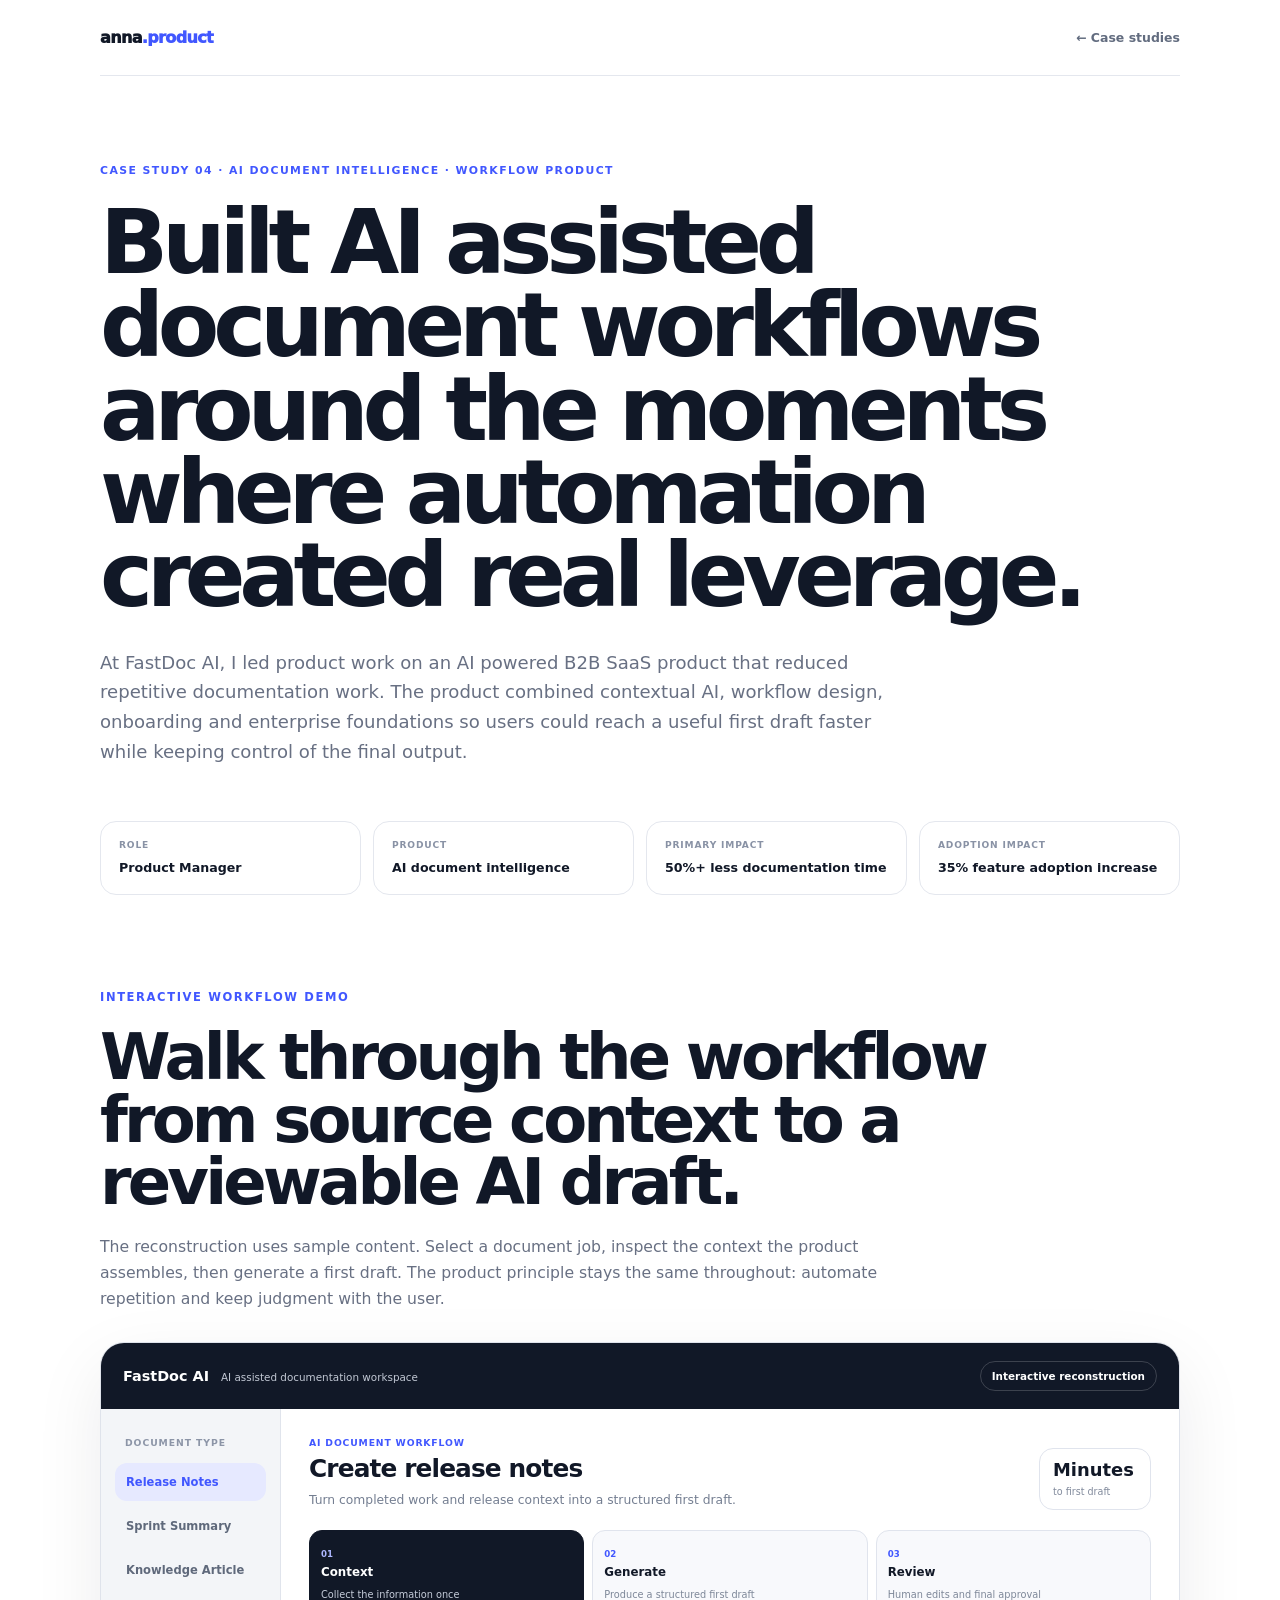
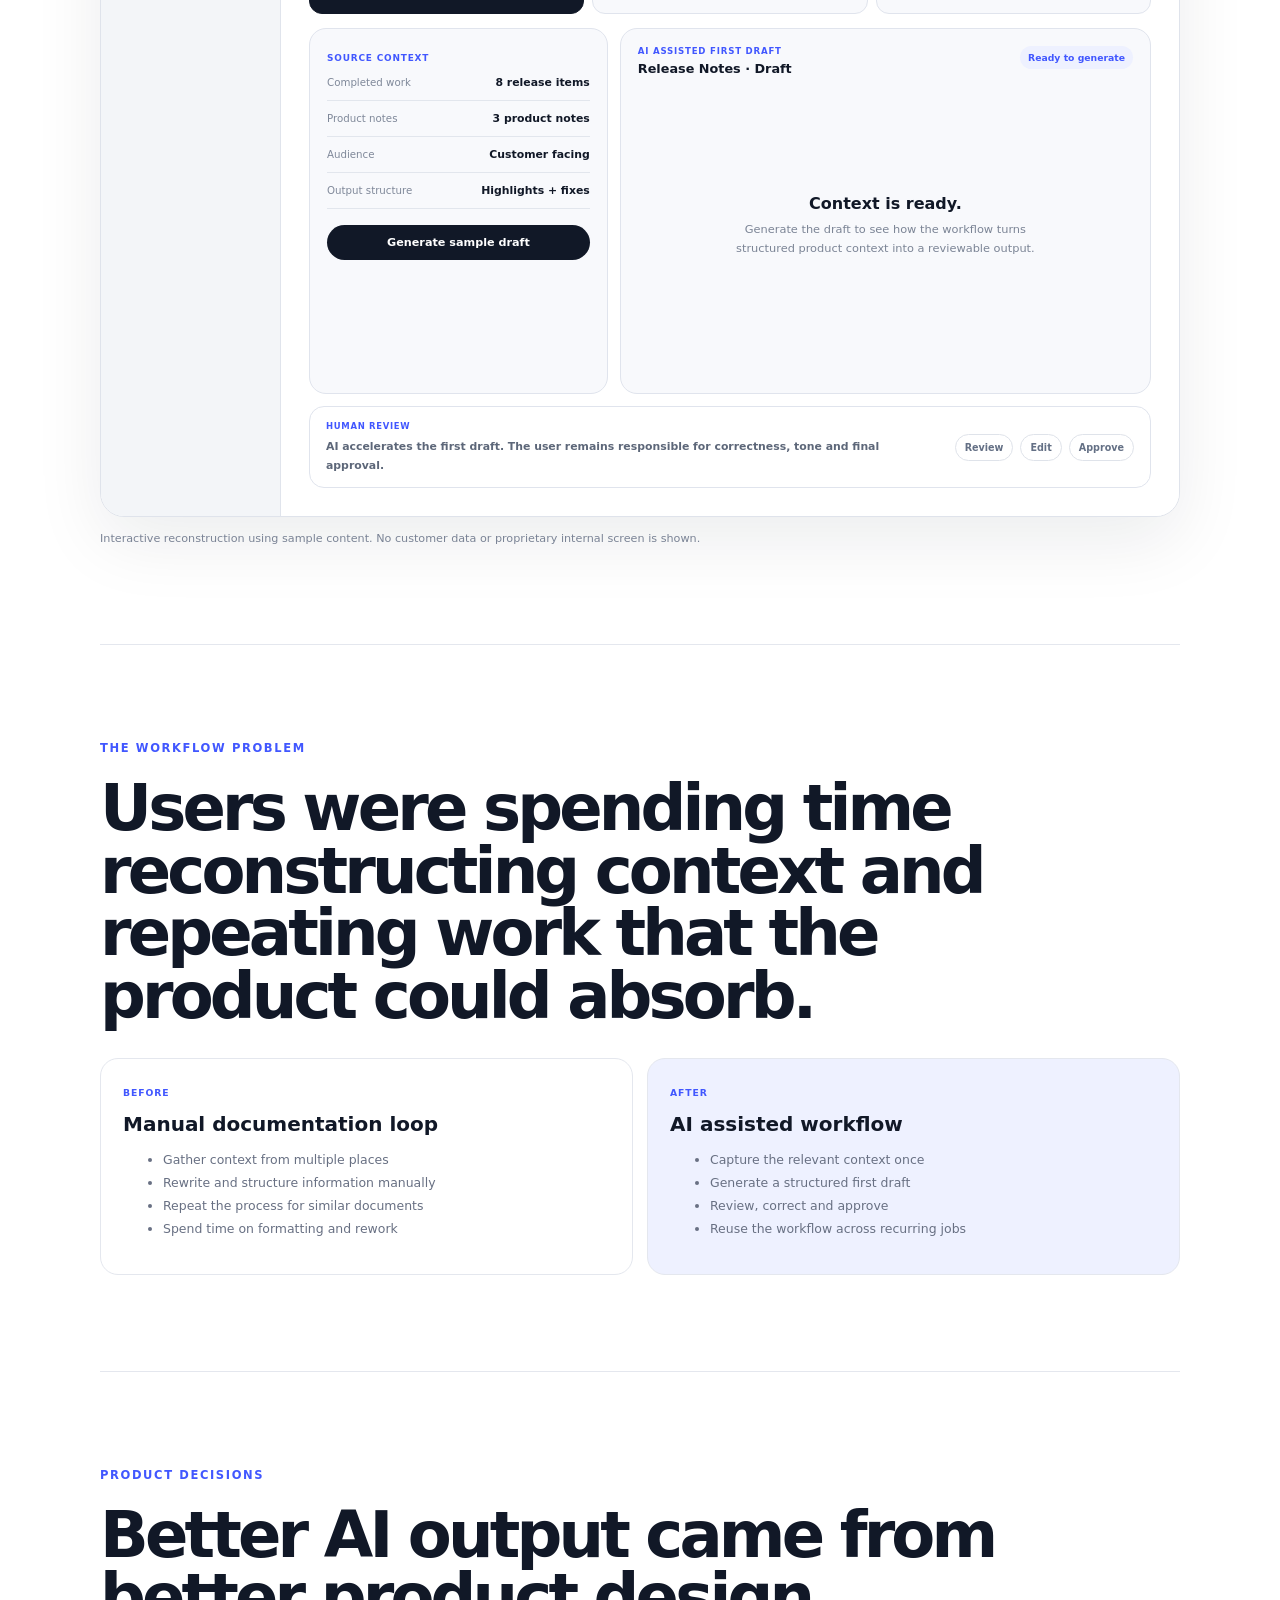
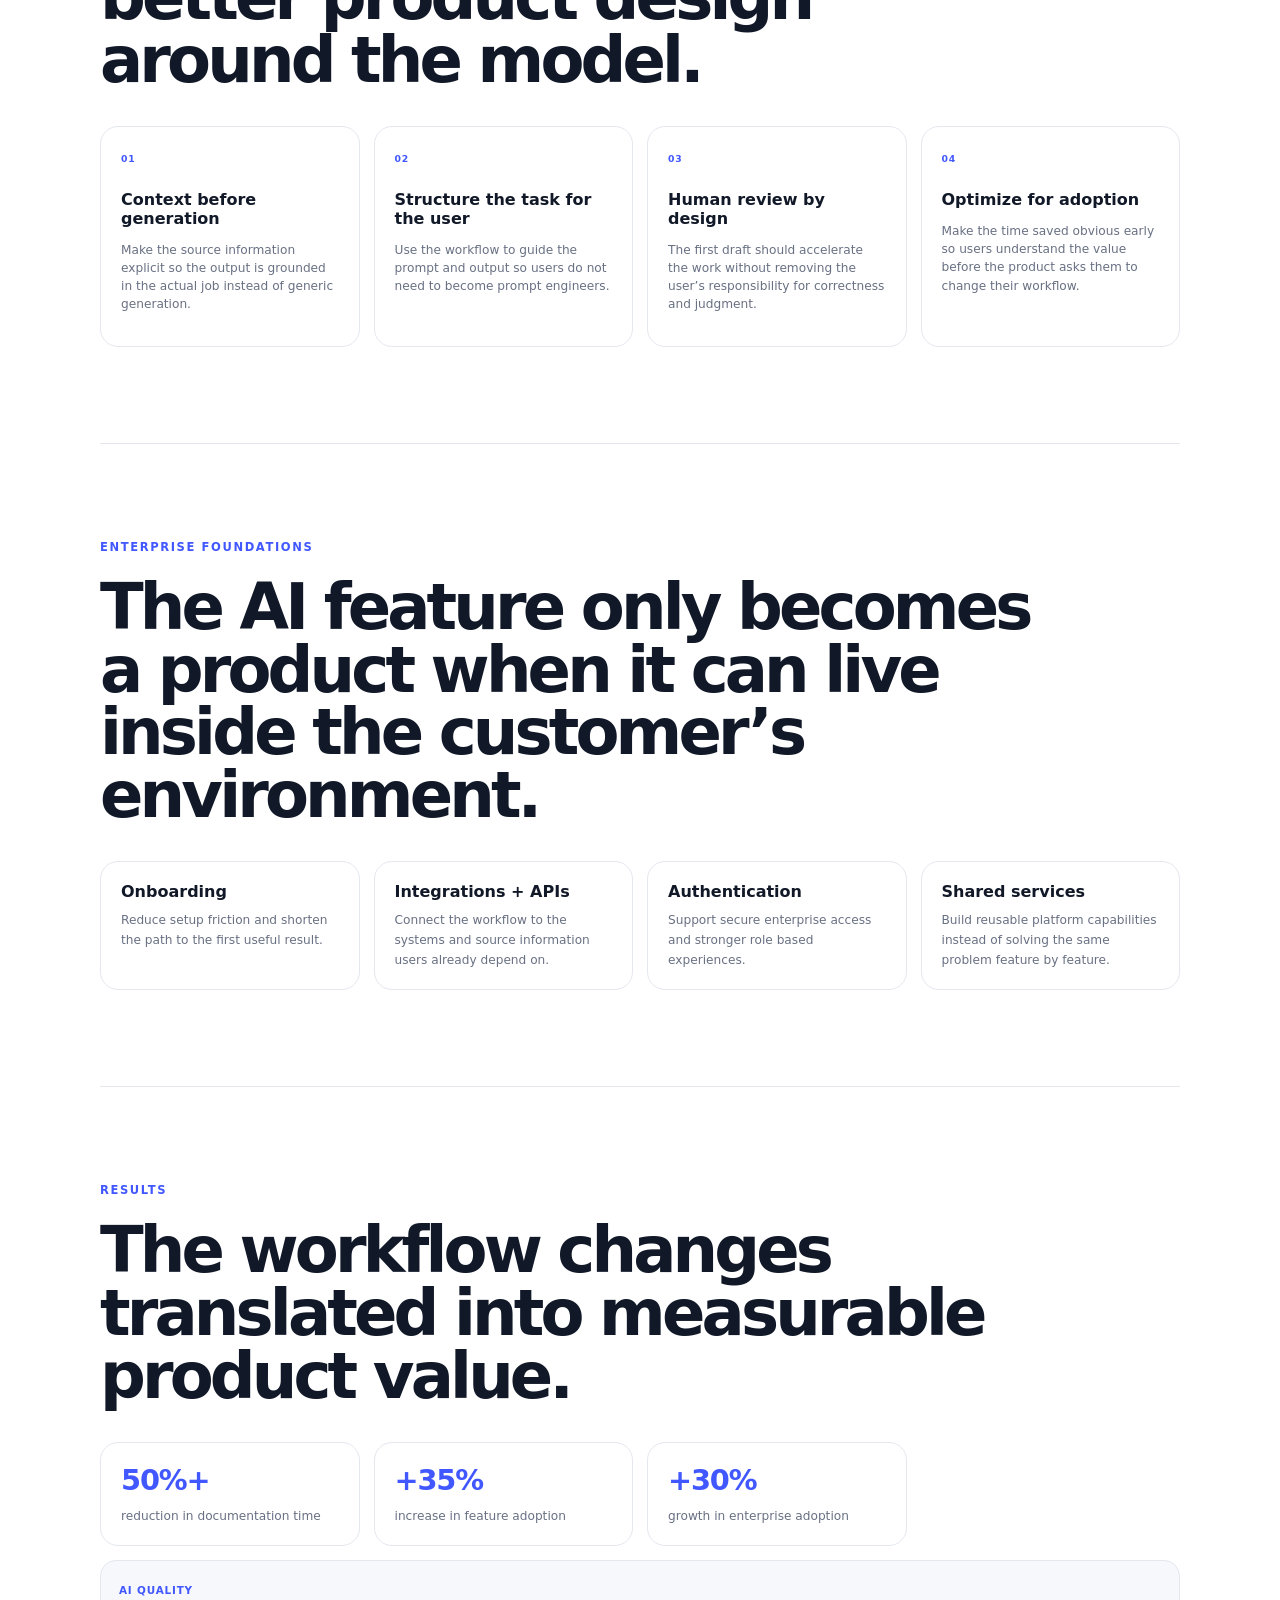
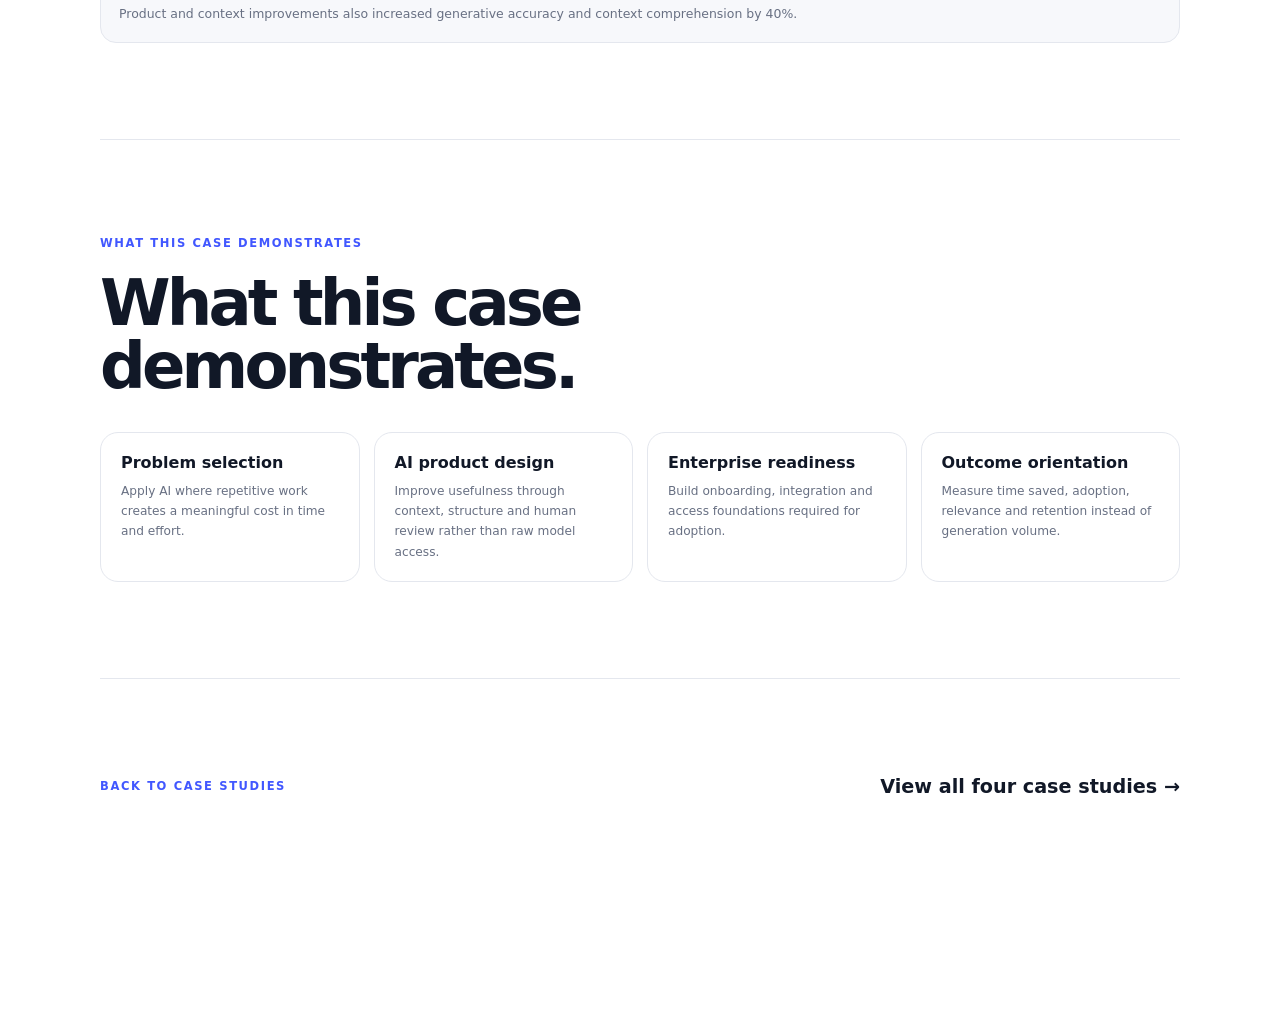
<file: case-fastdoc.html>
<!DOCTYPE html>
<html lang="en">
<head>
<meta charset="utf-8"/>
<meta name="viewport" content="width=device-width,initial-scale=1"/>
<meta name="theme-color" content="#111827"/>
<meta name="description" content="AI document workflow case study by Anna Amoo showing context capture, AI assisted drafting, human review and measurable adoption outcomes."/>
<meta property="og:type" content="article"/>
<meta property="og:title" content="AI Document Workflow | Anna Amoo"/>
<meta property="og:description" content="Explore an interactive AI documentation workflow and the product decisions behind faster completion and stronger adoption."/>
<meta property="og:url" content="https://annaamoo.github.io/case-fastdoc.html"/>
<meta name="twitter:card" content="summary"/>
<link rel="canonical" href="https://annaamoo.github.io/case-fastdoc.html"/>
<title>AI Document Workflow | Anna Amoo</title>
<link rel="stylesheet" href="styles.css"/>
<link rel="stylesheet" href="case.css"/>
<link rel="stylesheet" href="fastdoc-demo.css"/>
</head>
<body>
<header class="case-header"><a class="brand" href="index.html">anna<span>.product</span></a><a class="back" href="index.html#work">← Case studies</a></header>
<main>
<article class="case-page">
  <div class="case-meta">CASE STUDY 04 · AI DOCUMENT INTELLIGENCE · WORKFLOW PRODUCT</div>
  <h1>Built AI assisted document workflows around the moments where automation created real leverage.</h1>
  <p class="case-intro">At FastDoc AI, I led product work on an AI powered B2B SaaS product that reduced repetitive documentation work. The product combined contextual AI, workflow design, onboarding and enterprise foundations so users could reach a useful first draft faster while keeping control of the final output.</p>

  <div class="summary">
    <div><small>Role</small><strong>Product Manager</strong></div>
    <div><small>Product</small><strong>AI document intelligence</strong></div>
    <div><small>Primary impact</small><strong>50%+ less documentation time</strong></div>
    <div><small>Adoption impact</small><strong>35% feature adoption increase</strong></div>
  </div>

  <section class="product-showcase first-showcase">
    <div class="eyebrow">INTERACTIVE WORKFLOW DEMO</div>
    <h2>Walk through the workflow from source context to a reviewable AI draft.</h2>
    <p class="section-lead">The reconstruction uses sample content. Select a document job, inspect the context the product assembles, then generate a first draft. The product principle stays the same throughout: automate repetition and keep judgment with the user.</p>

    <div class="fastdoc-demo">
      <div class="fd-top"><div><b>FastDoc AI</b><span>AI assisted documentation workspace</span></div><span class="fd-status">Interactive reconstruction</span></div>
      <div class="fd-layout">
        <aside class="fd-side">
          <span class="fd-label">DOCUMENT TYPE</span>
          <button class="fd-type active" data-doc="release" type="button">Release Notes</button>
          <button class="fd-type" data-doc="sprint" type="button">Sprint Summary</button>
          <button class="fd-type" data-doc="knowledge" type="button">Knowledge Article</button>
        </aside>

        <div class="fd-main">
          <div class="fd-head"><div><small>AI DOCUMENT WORKFLOW</small><h3 id="fd-title">Create release notes</h3><p id="fd-subtitle">Turn completed work and release context into a structured first draft.</p></div><div class="fd-kpi"><b id="fd-time">Minutes</b><span>to first draft</span></div></div>

          <div class="fd-steps">
            <div class="fd-step active"><small>01</small><b>Context</b><span>Collect the information once</span></div>
            <div class="fd-step"><small>02</small><b>Generate</b><span>Produce a structured first draft</span></div>
            <div class="fd-step"><small>03</small><b>Review</b><span>Human edits and final approval</span></div>
          </div>

          <div class="fd-workspace">
            <div class="fd-context-panel">
              <small>SOURCE CONTEXT</small>
              <div class="fd-context-item"><span>Completed work</span><b id="fd-source-one">8 release items</b></div>
              <div class="fd-context-item"><span>Product notes</span><b id="fd-source-two">3 product notes</b></div>
              <div class="fd-context-item"><span>Audience</span><b id="fd-source-three">Customer facing</b></div>
              <div class="fd-context-item"><span>Output structure</span><b id="fd-source-four">Highlights + fixes</b></div>
              <button id="fd-generate" class="fd-generate" type="button">Generate sample draft</button>
            </div>

            <div class="fd-output-panel">
              <div class="fd-output-head"><div><small>AI ASSISTED FIRST DRAFT</small><b id="fd-output-name">Release Notes · Draft</b></div><span id="fd-output-state">Ready to generate</span></div>
              <div id="fd-empty" class="fd-empty"><div><b>Context is ready.</b><p>Generate the draft to see how the workflow turns structured product context into a reviewable output.</p></div></div>
              <div id="fd-draft" class="fd-draft">
                <h4 id="fd-draft-title">Release highlights</h4>
                <p id="fd-draft-intro">This release improves document generation quality, onboarding and workflow reliability.</p>
                <div class="fd-draft-section"><small>HIGHLIGHTS</small><ul id="fd-list-one"><li>Improved context handling for generated documents</li><li>Simplified setup for recurring documentation workflows</li></ul></div>
                <div class="fd-draft-section"><small id="fd-section-two-label">FIXES</small><ul id="fd-list-two"><li>Resolved issues affecting longer document generation</li><li>Improved consistency in generated section structure</li></ul></div>
              </div>
            </div>
          </div>

          <div class="fd-review">
            <div><small>HUMAN REVIEW</small><b>AI accelerates the first draft. The user remains responsible for correctness, tone and final approval.</b></div>
            <div class="fd-review-actions"><span>Review</span><span>Edit</span><span>Approve</span></div>
          </div>
        </div>
      </div>
    </div>
    <div class="portfolio-caption">Interactive reconstruction using sample content. No customer data or proprietary internal screen is shown.</div>
  </section>

  <section>
    <div class="eyebrow">THE WORKFLOW PROBLEM</div>
    <h2>Users were spending time reconstructing context and repeating work that the product could absorb.</h2>
    <div class="before-after">
      <div class="state-card"><small>BEFORE</small><h3>Manual documentation loop</h3><ul><li>Gather context from multiple places</li><li>Rewrite and structure information manually</li><li>Repeat the process for similar documents</li><li>Spend time on formatting and rework</li></ul></div>
      <div class="state-card after"><small>AFTER</small><h3>AI assisted workflow</h3><ul><li>Capture the relevant context once</li><li>Generate a structured first draft</li><li>Review, correct and approve</li><li>Reuse the workflow across recurring jobs</li></ul></div>
    </div>
  </section>

  <section>
    <div class="eyebrow">PRODUCT DECISIONS</div>
    <h2>Better AI output came from better product design around the model.</h2>
    <div class="decision-grid">
      <div class="decision"><code>01</code><h3>Context before generation</h3><p>Make the source information explicit so the output is grounded in the actual job instead of generic generation.</p></div>
      <div class="decision"><code>02</code><h3>Structure the task for the user</h3><p>Use the workflow to guide the prompt and output so users do not need to become prompt engineers.</p></div>
      <div class="decision"><code>03</code><h3>Human review by design</h3><p>The first draft should accelerate the work without removing the user’s responsibility for correctness and judgment.</p></div>
      <div class="decision"><code>04</code><h3>Optimize for adoption</h3><p>Make the time saved obvious early so users understand the value before the product asks them to change their workflow.</p></div>
    </div>
  </section>

  <section>
    <div class="eyebrow">ENTERPRISE FOUNDATIONS</div>
    <h2>The AI feature only becomes a product when it can live inside the customer’s environment.</h2>
    <div class="measure-grid">
      <div class="measure"><b>Onboarding</b><span>Reduce setup friction and shorten the path to the first useful result.</span></div>
      <div class="measure"><b>Integrations + APIs</b><span>Connect the workflow to the systems and source information users already depend on.</span></div>
      <div class="measure"><b>Authentication</b><span>Support secure enterprise access and stronger role based experiences.</span></div>
      <div class="measure"><b>Shared services</b><span>Build reusable platform capabilities instead of solving the same problem feature by feature.</span></div>
    </div>
  </section>

  <section>
    <div class="eyebrow">RESULTS</div>
    <h2>The workflow changes translated into measurable product value.</h2>
    <div class="metric-grid">
      <div class="metric"><b>50%+</b><span>reduction in documentation time</span></div>
      <div class="metric"><b>+35%</b><span>increase in feature adoption</span></div>
      <div class="metric"><b>+30%</b><span>growth in enterprise adoption</span></div>
    </div>
    <div class="status-banner"><b>AI QUALITY</b><p>Product and context improvements also increased generative accuracy and context comprehension by 40%.</p></div>
  </section>

  <section>
    <div class="eyebrow">WHAT THIS CASE DEMONSTRATES</div>
    <h2>What this case demonstrates.</h2>
    <div class="measure-grid">
      <div class="measure"><b>Problem selection</b><span>Apply AI where repetitive work creates a meaningful cost in time and effort.</span></div>
      <div class="measure"><b>AI product design</b><span>Improve usefulness through context, structure and human review rather than raw model access.</span></div>
      <div class="measure"><b>Enterprise readiness</b><span>Build onboarding, integration and access foundations required for adoption.</span></div>
      <div class="measure"><b>Outcome orientation</b><span>Measure time saved, adoption, relevance and retention instead of generation volume.</span></div>
    </div>
  </section>

  <section class="next"><div class="eyebrow">BACK TO CASE STUDIES</div><a href="index.html#work">View all four case studies →</a></section>
</article>
</main>
<script src="script.js"></script>
<script src="fastdoc-demo.js"></script>
</body>
</html>
</file>
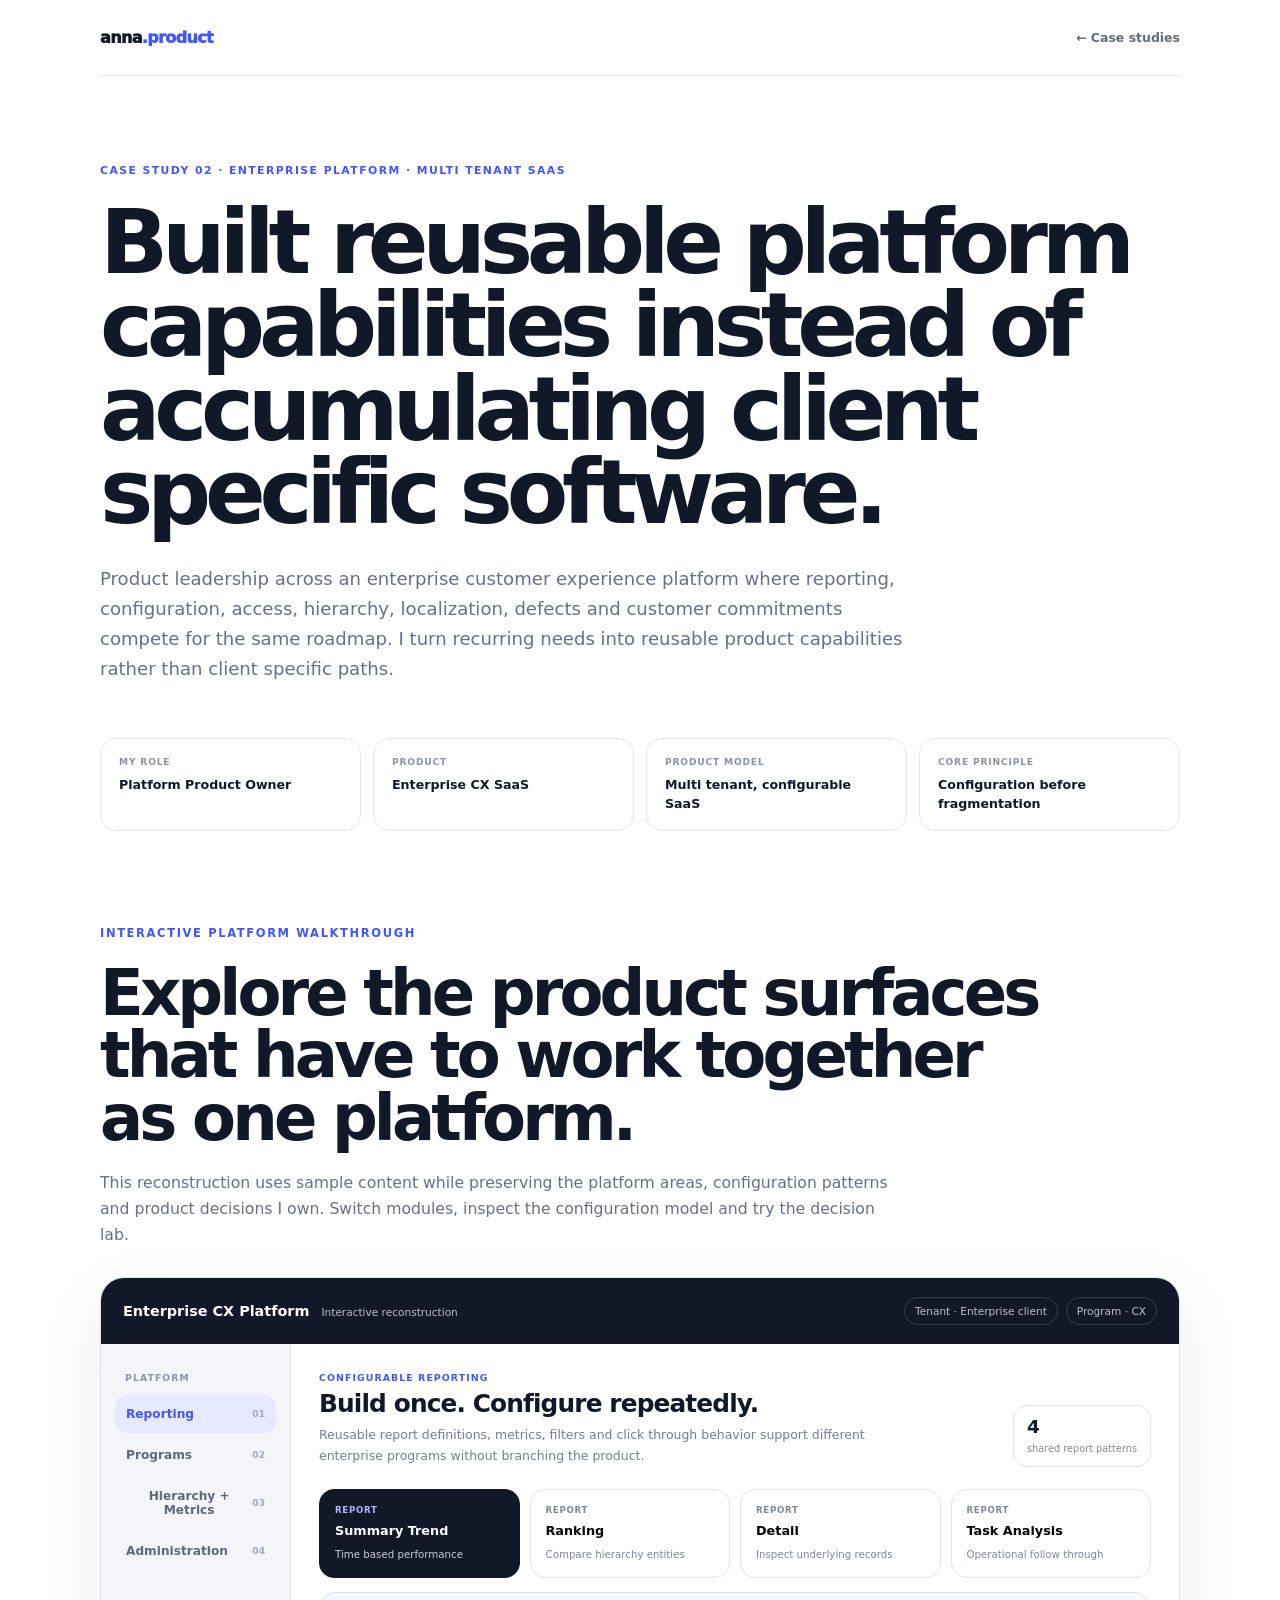
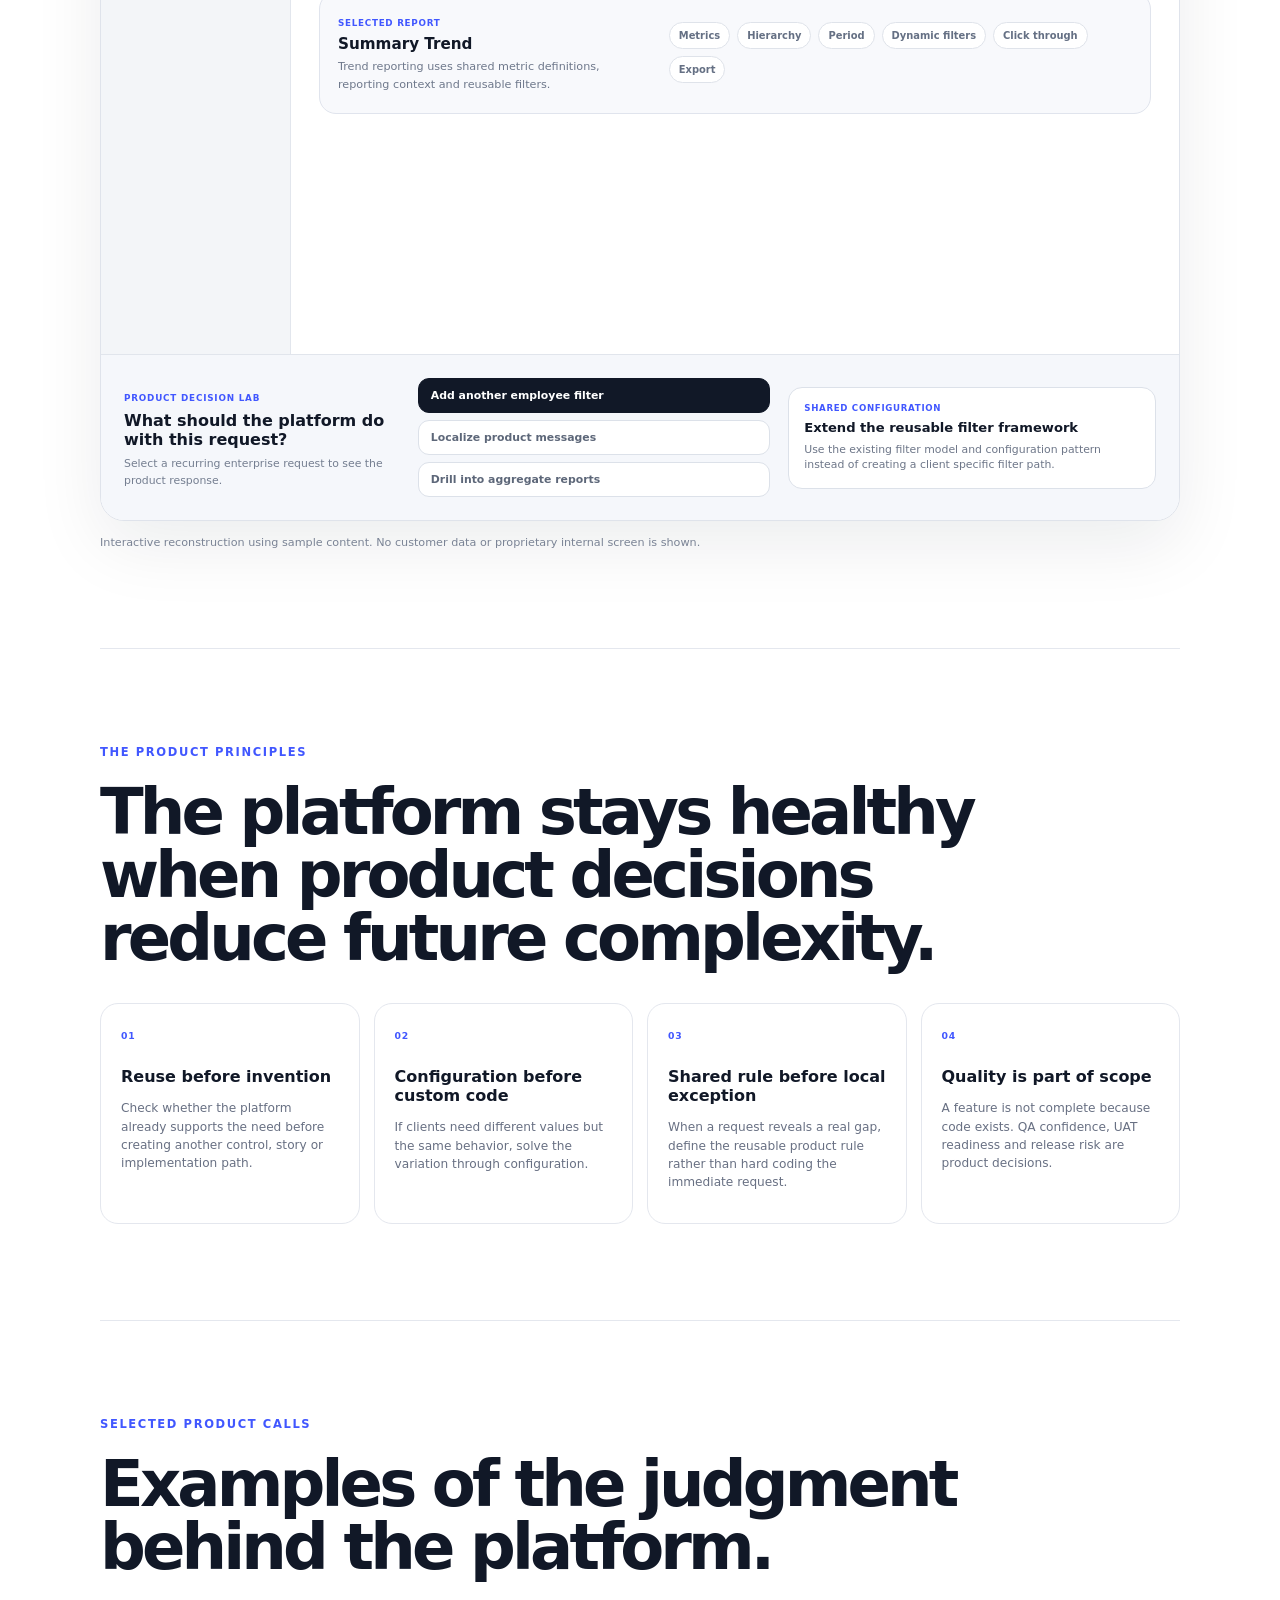
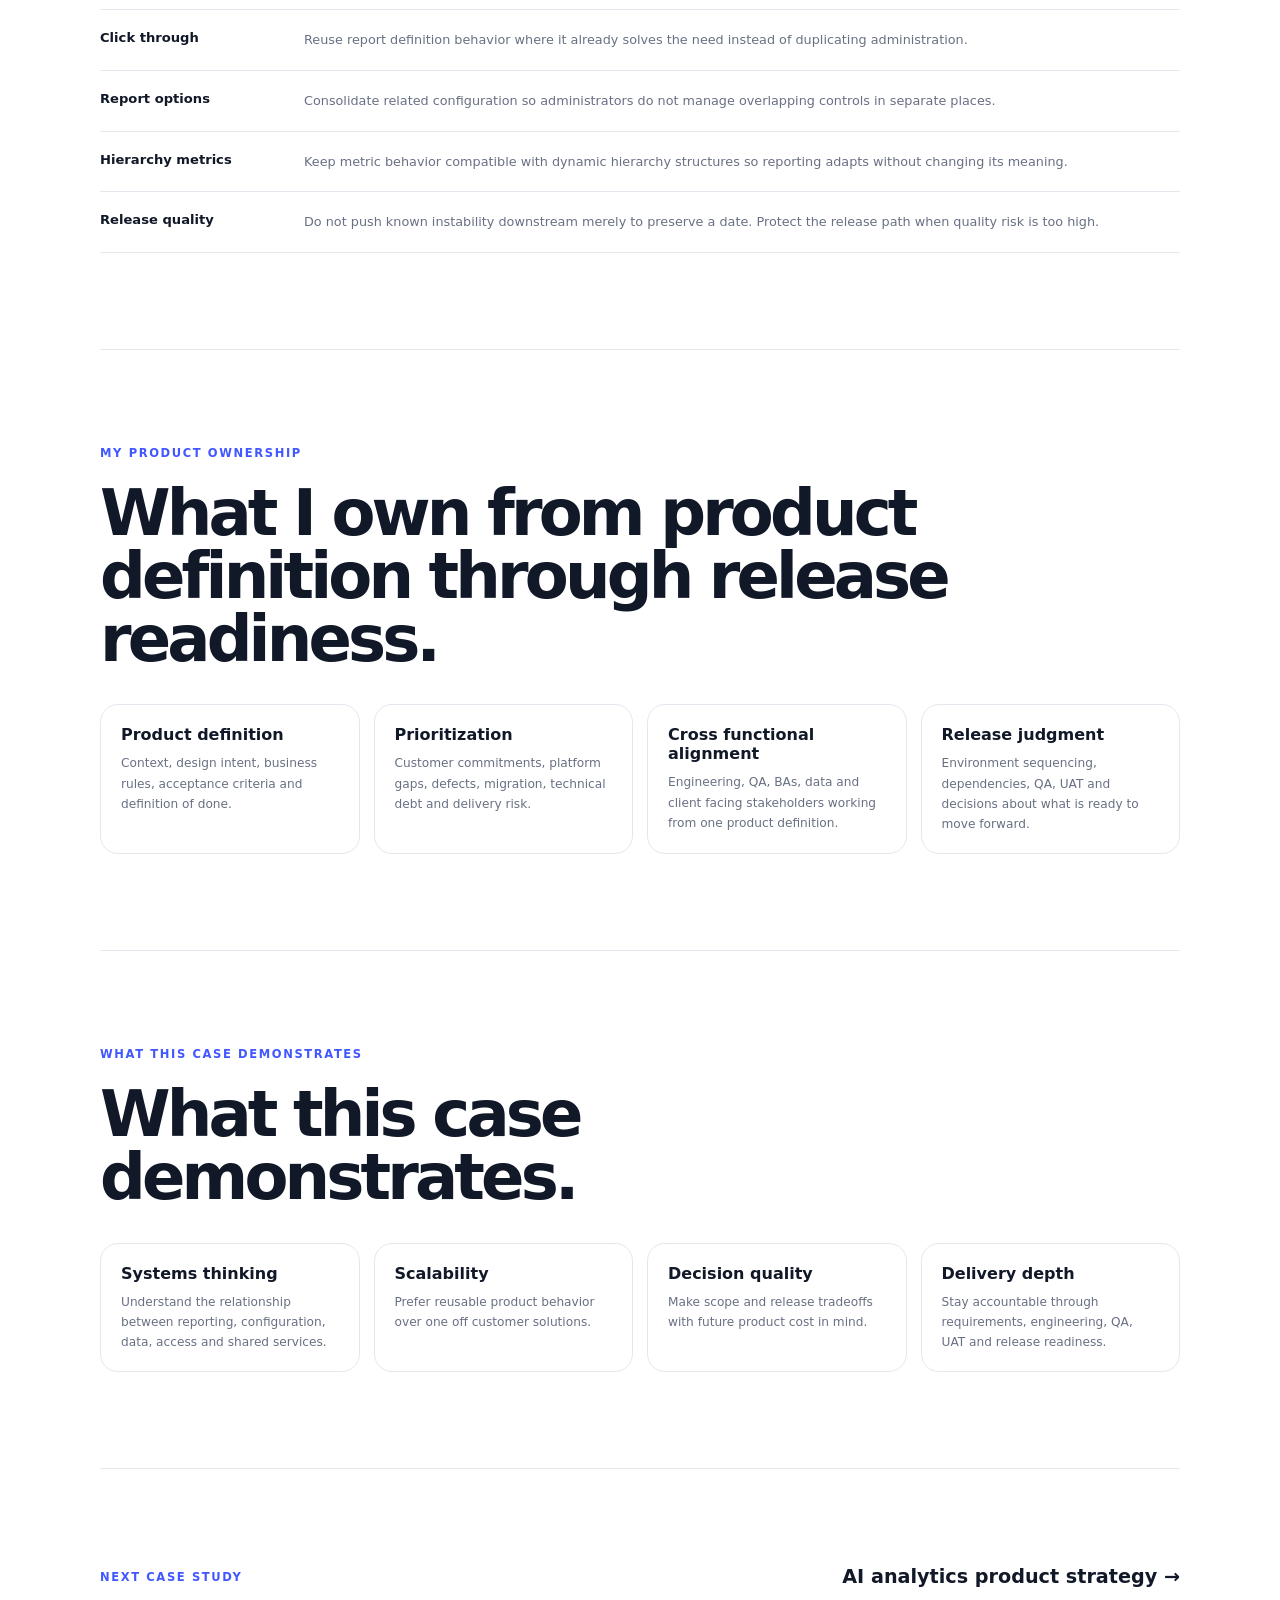
<file: case-platform.html>
<!DOCTYPE html>
<html lang="en">
<head>
<meta charset="utf-8"/>
<meta name="viewport" content="width=device-width,initial-scale=1"/>
<meta name="theme-color" content="#111827"/>
<meta name="description" content="Enterprise SaaS platform product case study by Anna Amoo, covering configurable reporting, hierarchy, administration and product decision making."/>
<meta property="og:type" content="article"/>
<meta property="og:title" content="Enterprise Platform Product | Anna Amoo"/>
<meta property="og:description" content="Explore how recurring enterprise needs become reusable platform capabilities instead of client specific software."/>
<meta property="og:url" content="https://annaamoo.github.io/case-platform.html"/>
<meta name="twitter:card" content="summary"/>
<link rel="canonical" href="https://annaamoo.github.io/case-platform.html"/>
<title>Enterprise Platform Product | Anna Amoo</title>
<link rel="stylesheet" href="styles.css"/>
<link rel="stylesheet" href="case.css"/>
<link rel="stylesheet" href="platform-demo.css"/>
</head>
<body>
<header class="case-header"><a class="brand" href="index.html">anna<span>.product</span></a><a class="back" href="index.html#work">← Case studies</a></header>
<main>
<article class="case-page">
  <div class="case-meta">CASE STUDY 02 · ENTERPRISE PLATFORM · MULTI TENANT SAAS</div>
  <h1>Built reusable platform capabilities instead of accumulating client specific software.</h1>
  <p class="case-intro">Product leadership across an enterprise customer experience platform where reporting, configuration, access, hierarchy, localization, defects and customer commitments compete for the same roadmap. I turn recurring needs into reusable product capabilities rather than client specific paths.</p>

  <div class="summary">
    <div><small>My role</small><strong>Platform Product Owner</strong></div>
    <div><small>Product</small><strong>Enterprise CX SaaS</strong></div>
    <div><small>Product model</small><strong>Multi tenant, configurable SaaS</strong></div>
    <div><small>Core principle</small><strong>Configuration before fragmentation</strong></div>
  </div>

  <section class="product-showcase first-showcase">
    <div class="eyebrow">INTERACTIVE PLATFORM WALKTHROUGH</div>
    <h2>Explore the product surfaces that have to work together as one platform.</h2>
    <p class="section-lead">This reconstruction uses sample content while preserving the platform areas, configuration patterns and product decisions I own. Switch modules, inspect the configuration model and try the decision lab.</p>

    <div class="platform-demo">
      <div class="pd-top">
        <div><b>Enterprise CX Platform</b><span>Interactive reconstruction</span></div>
        <div class="pd-context"><span>Tenant · Enterprise client</span><span>Program · CX</span></div>
      </div>
      <div class="pd-layout">
        <aside class="pd-side">
          <span class="pd-label">PLATFORM</span>
          <button class="pd-nav active" data-platform-screen="reporting" type="button">Reporting <i>01</i></button>
          <button class="pd-nav" data-platform-screen="programs" type="button">Programs <i>02</i></button>
          <button class="pd-nav" data-platform-screen="hierarchy" type="button">Hierarchy + Metrics <i>03</i></button>
          <button class="pd-nav" data-platform-screen="admin" type="button">Administration <i>04</i></button>
        </aside>

        <div class="pd-main">
          <section class="pd-screen active" data-platform-panel="reporting">
            <div class="pd-head"><div><small>CONFIGURABLE REPORTING</small><h3>Build once. Configure repeatedly.</h3><p>Reusable report definitions, metrics, filters and click through behavior support different enterprise programs without branching the product.</p></div><div class="pd-kpi"><b>4</b><span>shared report patterns</span></div></div>
            <div class="pd-report-grid">
              <button class="pd-report active" data-report="trend" type="button"><small>REPORT</small><b>Summary Trend</b><span>Time based performance</span></button>
              <button class="pd-report" data-report="ranking" type="button"><small>REPORT</small><b>Ranking</b><span>Compare hierarchy entities</span></button>
              <button class="pd-report" data-report="detail" type="button"><small>REPORT</small><b>Detail</b><span>Inspect underlying records</span></button>
              <button class="pd-report" data-report="task" type="button"><small>REPORT</small><b>Task Analysis</b><span>Operational follow through</span></button>
            </div>
            <div class="pd-config-panel">
              <div><small>SELECTED REPORT</small><b id="pd-report-title">Summary Trend</b><p id="pd-report-copy">Trend reporting uses shared metric definitions, reporting context and reusable filters.</p></div>
              <div class="pd-config-chips"><span>Metrics</span><span>Hierarchy</span><span>Period</span><span>Dynamic filters</span><span>Click through</span><span>Export</span></div>
            </div>
          </section>

          <section class="pd-screen" data-platform-panel="programs">
            <div class="pd-head"><div><small>PROGRAM MANAGEMENT</small><h3>Model the program, then let the platform reuse it.</h3><p>Programs give customer configuration a consistent home instead of scattering client behavior across code and one off admin controls.</p></div><div class="pd-kpi"><b>Active</b><span>shared configuration</span></div></div>
            <div class="pd-program">
              <div class="pd-program-name"><small>PROGRAM</small><h4>Customer Experience Program</h4><p>Reusable setup for reporting, hierarchy, filters and access.</p></div>
              <div class="pd-program-grid">
                <div><span>Reporting package</span><b>Standard + configurable</b></div>
                <div><span>Hierarchy model</span><b>Dynamic</b></div>
                <div><span>Employee filters</span><b>Role aware</b></div>
                <div><span>Localization</span><b>Enabled</b></div>
              </div>
            </div>
          </section>

          <section class="pd-screen" data-platform-panel="hierarchy">
            <div class="pd-head"><div><small>HIERARCHY + METRICS</small><h3>Make data structures flexible without making reporting inconsistent.</h3><p>Hierarchy, metric catalogues and reporting context need common rules so different organizational models still behave like one product.</p></div><div class="pd-kpi"><b>4</b><span>sample hierarchy levels</span></div></div>
            <div class="pd-hierarchy">
              <div class="pd-tree">
                <div class="level l1"><b>Region</b><span>Top level</span></div>
                <div class="level l2"><b>Market</b><span>Dynamic child</span></div>
                <div class="level l3"><b>Location</b><span>Filterable</span></div>
                <div class="level l4"><b>Team</b><span>Optional depth</span></div>
              </div>
              <div class="pd-metrics">
                <small>METRIC CATALOGUE</small>
                <div><b>NPS</b><span>Reusable definition</span></div>
                <div><b>CSAT</b><span>Reusable definition</span></div>
                <div><b>Response volume</b><span>Context aware</span></div>
                <div><b>Custom metric</b><span>Configured once</span></div>
              </div>
            </div>
          </section>

          <section class="pd-screen" data-platform-panel="admin">
            <div class="pd-head"><div><small>ADMINISTRATION</small><h3>Enterprise readiness lives in the details around the feature.</h3><p>Identity, localization, branding and default behavior determine whether a shared capability can actually work across clients.</p></div><div class="pd-kpi"><b>Shared</b><span>platform services</span></div></div>
            <div class="pd-admin-grid">
              <div><small>IDENTITY</small><h4>SSO + access</h4><p>Authentication and role based access belong to the platform, not individual features.</p></div>
              <div><small>LOCALIZATION</small><h4>Product messages</h4><p>Error, empty and no data states need reusable translations across the product.</p></div>
              <div><small>BRANDING</small><h4>White label rules</h4><p>Branding is configuration governed by shared product standards.</p></div>
              <div><small>FILTERS</small><h4>Dynamic defaults</h4><p>Admin configuration determines reusable default behavior across reporting experiences.</p></div>
            </div>
          </section>
        </div>
      </div>

      <div class="pd-decision-lab">
        <div class="pd-lab-copy"><small>PRODUCT DECISION LAB</small><h3>What should the platform do with this request?</h3><p>Select a recurring enterprise request to see the product response.</p></div>
        <div class="pd-request-buttons">
          <button class="active" data-request="filter" type="button">Add another employee filter</button>
          <button data-request="messages" type="button">Localize product messages</button>
          <button data-request="drill" type="button">Drill into aggregate reports</button>
        </div>
        <div class="pd-answer">
          <small id="pd-answer-type">SHARED CONFIGURATION</small>
          <b id="pd-answer-title">Extend the reusable filter framework</b>
          <p id="pd-answer-copy">Use the existing filter model and configuration pattern instead of creating a client specific filter path.</p>
        </div>
      </div>
    </div>
    <div class="portfolio-caption">Interactive reconstruction using sample content. No customer data or proprietary internal screen is shown.</div>
  </section>

  <section>
    <div class="eyebrow">THE PRODUCT PRINCIPLES</div>
    <h2>The platform stays healthy when product decisions reduce future complexity.</h2>
    <div class="decision-grid">
      <div class="decision"><code>01</code><h3>Reuse before invention</h3><p>Check whether the platform already supports the need before creating another control, story or implementation path.</p></div>
      <div class="decision"><code>02</code><h3>Configuration before custom code</h3><p>If clients need different values but the same behavior, solve the variation through configuration.</p></div>
      <div class="decision"><code>03</code><h3>Shared rule before local exception</h3><p>When a request reveals a real gap, define the reusable product rule rather than hard coding the immediate request.</p></div>
      <div class="decision"><code>04</code><h3>Quality is part of scope</h3><p>A feature is not complete because code exists. QA confidence, UAT readiness and release risk are product decisions.</p></div>
    </div>
  </section>

  <section>
    <div class="eyebrow">SELECTED PRODUCT CALLS</div>
    <h2>Examples of the judgment behind the platform.</h2>
    <div class="rule-list">
      <div class="rule"><b>Click through</b><span>Reuse report definition behavior where it already solves the need instead of duplicating administration.</span></div>
      <div class="rule"><b>Report options</b><span>Consolidate related configuration so administrators do not manage overlapping controls in separate places.</span></div>
      <div class="rule"><b>Hierarchy metrics</b><span>Keep metric behavior compatible with dynamic hierarchy structures so reporting adapts without changing its meaning.</span></div>
      <div class="rule"><b>Release quality</b><span>Do not push known instability downstream merely to preserve a date. Protect the release path when quality risk is too high.</span></div>
    </div>
  </section>

  <section>
    <div class="eyebrow">MY PRODUCT OWNERSHIP</div>
    <h2>What I own from product definition through release readiness.</h2>
    <div class="measure-grid">
      <div class="measure"><b>Product definition</b><span>Context, design intent, business rules, acceptance criteria and definition of done.</span></div>
      <div class="measure"><b>Prioritization</b><span>Customer commitments, platform gaps, defects, migration, technical debt and delivery risk.</span></div>
      <div class="measure"><b>Cross functional alignment</b><span>Engineering, QA, BAs, data and client facing stakeholders working from one product definition.</span></div>
      <div class="measure"><b>Release judgment</b><span>Environment sequencing, dependencies, QA, UAT and decisions about what is ready to move forward.</span></div>
    </div>
  </section>

  <section>
    <div class="eyebrow">WHAT THIS CASE DEMONSTRATES</div>
    <h2>What this case demonstrates.</h2>
    <div class="measure-grid">
      <div class="measure"><b>Systems thinking</b><span>Understand the relationship between reporting, configuration, data, access and shared services.</span></div>
      <div class="measure"><b>Scalability</b><span>Prefer reusable product behavior over one off customer solutions.</span></div>
      <div class="measure"><b>Decision quality</b><span>Make scope and release tradeoffs with future product cost in mind.</span></div>
      <div class="measure"><b>Delivery depth</b><span>Stay accountable through requirements, engineering, QA, UAT and release readiness.</span></div>
    </div>
  </section>

  <section class="next"><div class="eyebrow">NEXT CASE STUDY</div><a href="case-statisense.html">AI analytics product strategy →</a></section>
</article>
</main>
<script src="script.js"></script>
<script src="platform-demo.js"></script>
</body>
</html>
</file>
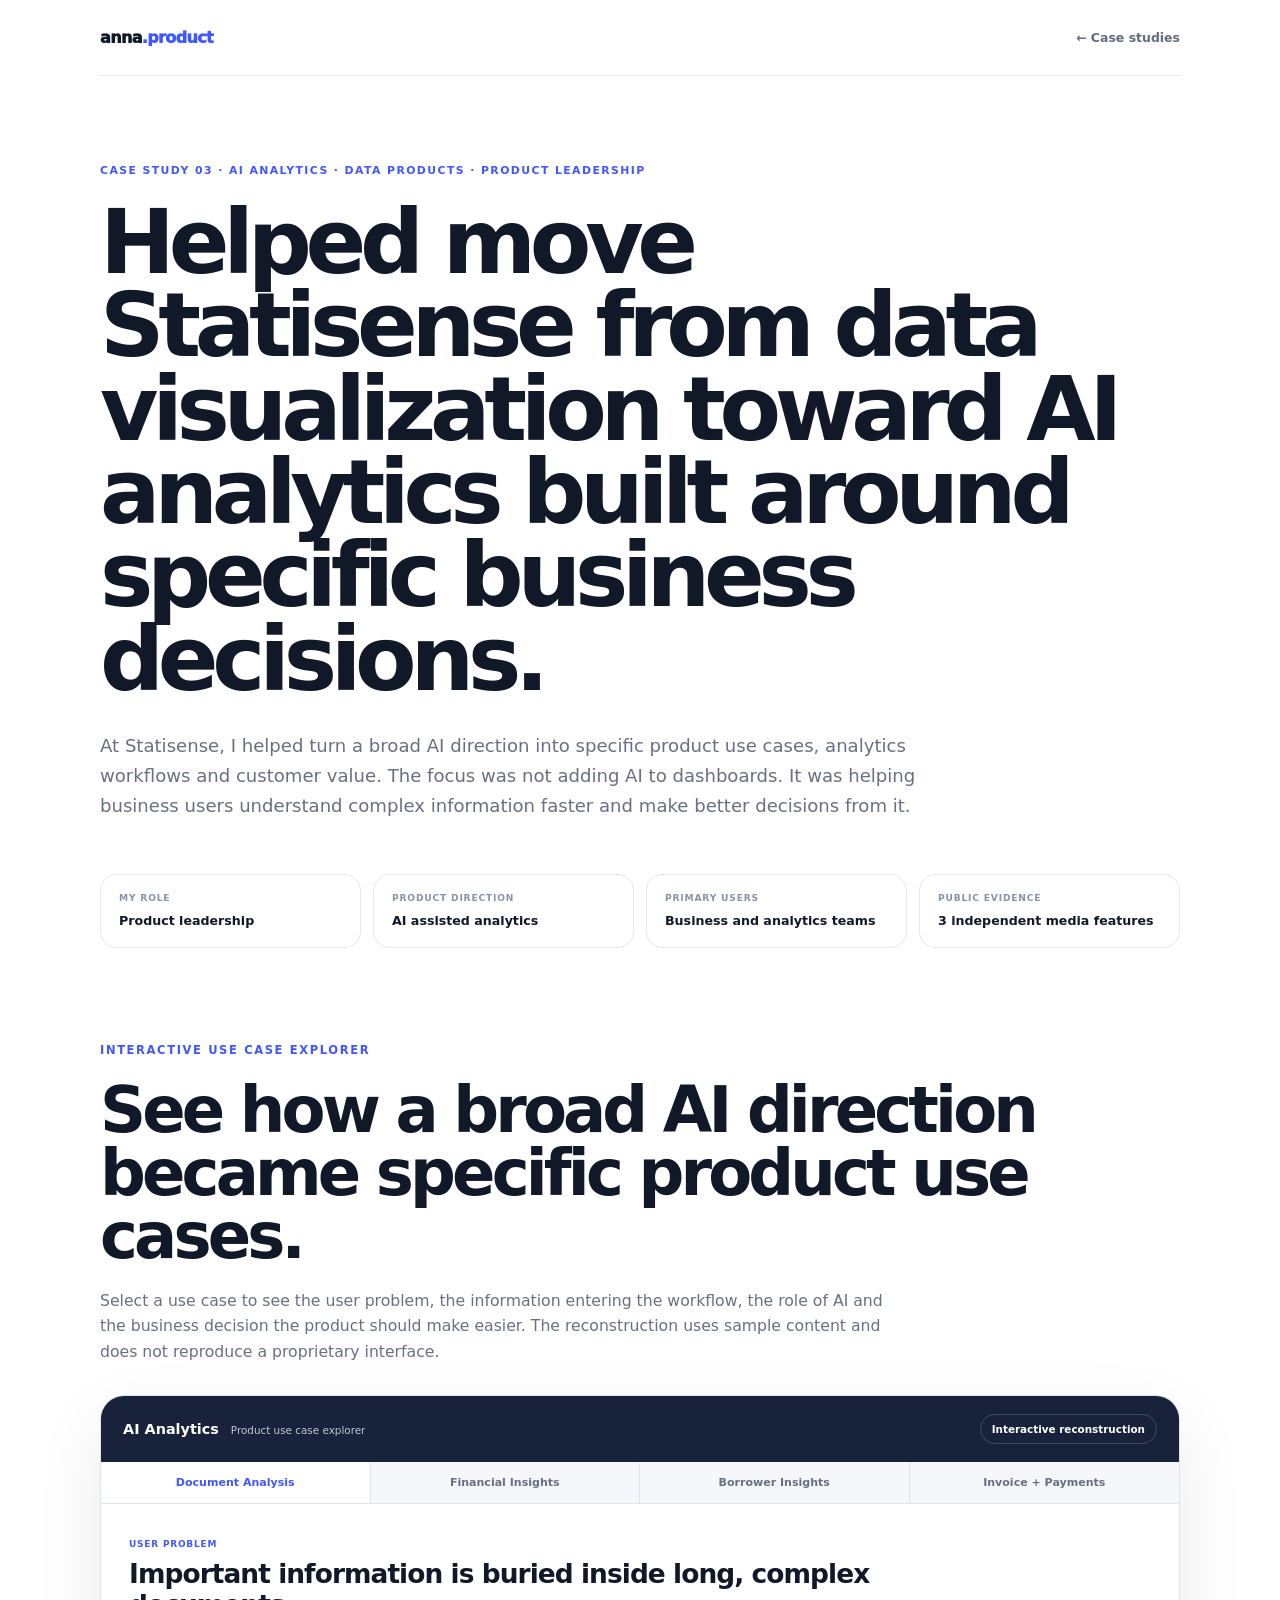
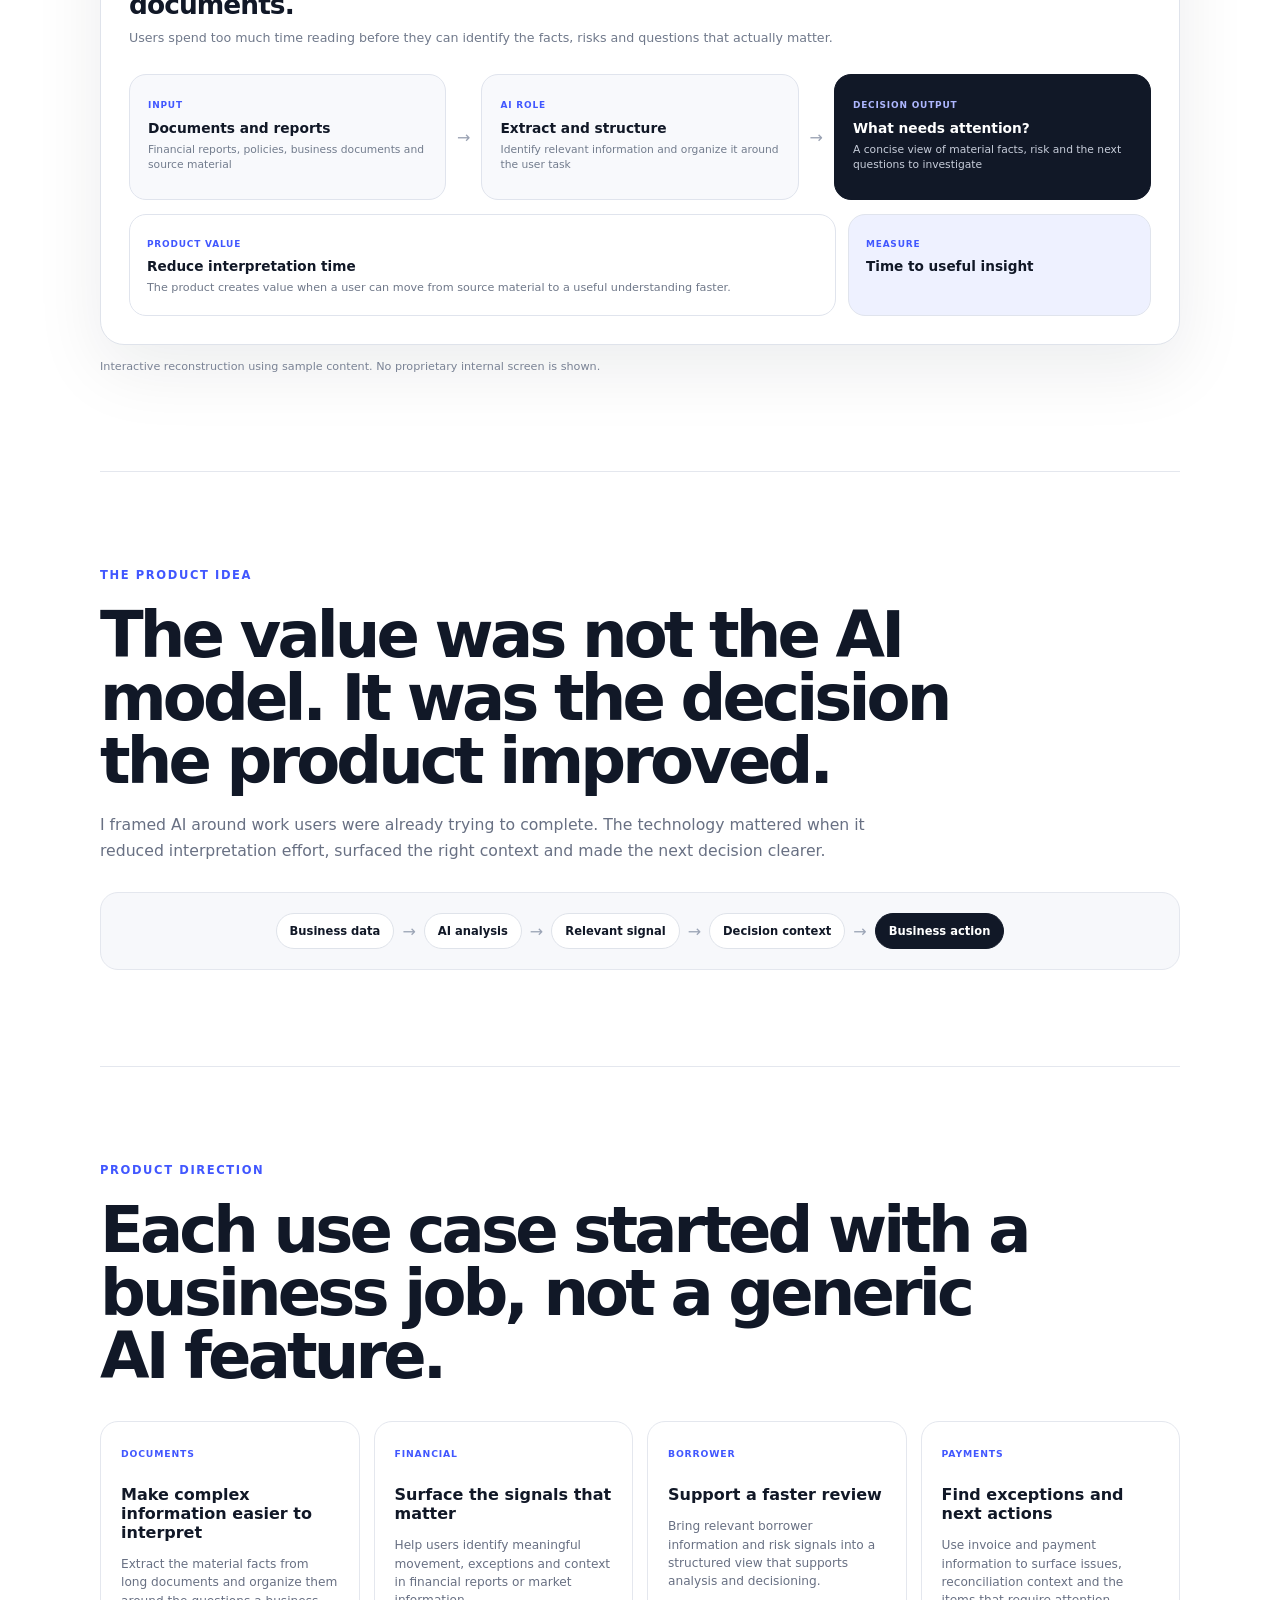
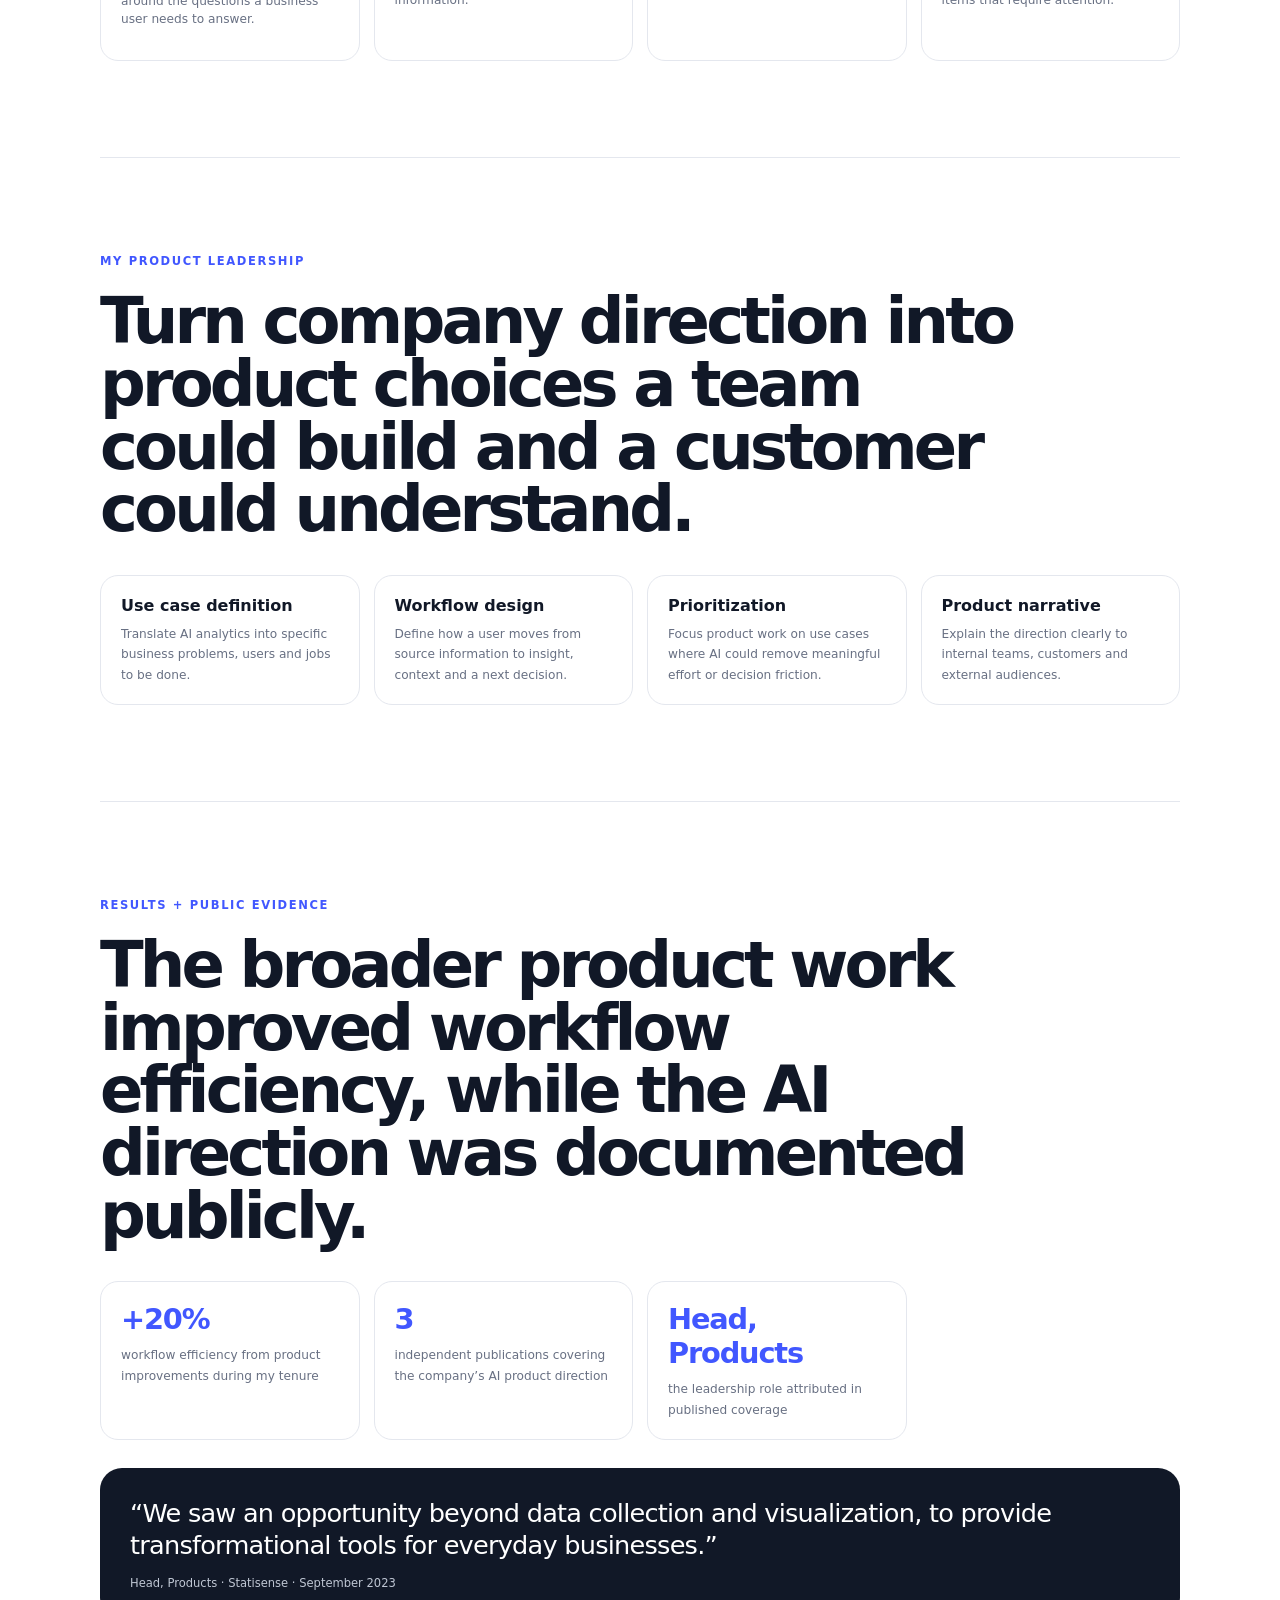
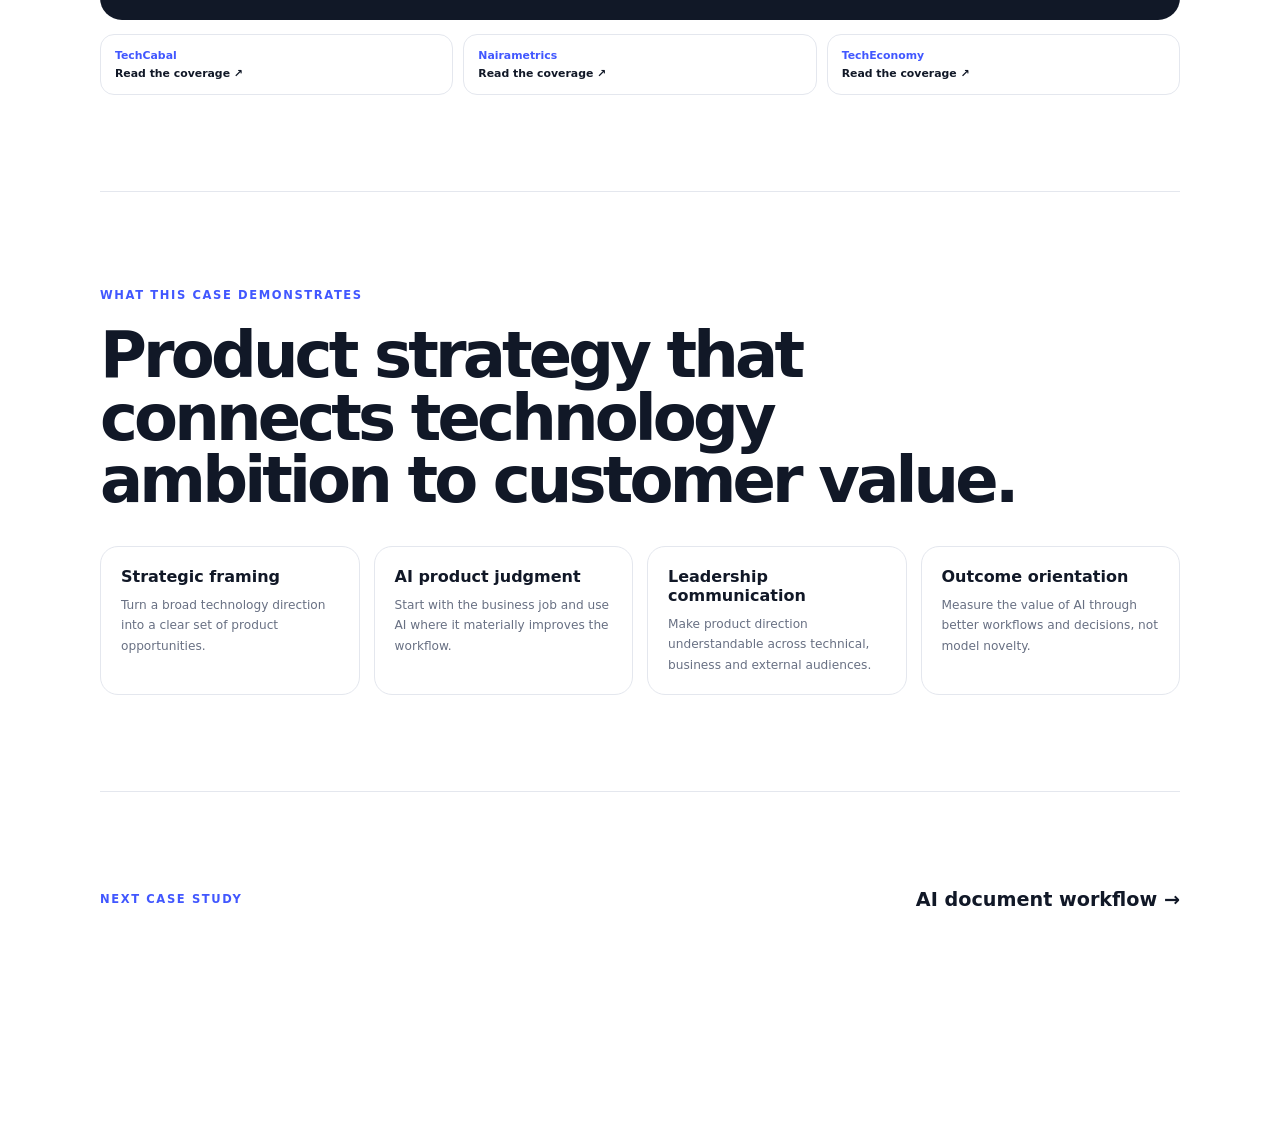
<file: case-statisense.html>
<!DOCTYPE html>
<html lang="en">
<head>
<meta charset="utf-8"/>
<meta name="viewport" content="width=device-width,initial-scale=1"/>
<meta name="theme-color" content="#111827"/>
<meta name="description" content="AI analytics product strategy case study by Anna Amoo, showing how broad AI direction became specific business use cases and decision workflows."/>
<meta property="og:type" content="article"/>
<meta property="og:title" content="AI Analytics Product Strategy | Anna Amoo"/>
<meta property="og:description" content="Document analysis, financial insights, borrower insights and payment intelligence shaped around real business decisions."/>
<meta property="og:url" content="https://annaamoo.github.io/case-statisense.html"/>
<meta name="twitter:card" content="summary"/>
<link rel="canonical" href="https://annaamoo.github.io/case-statisense.html"/>
<title>AI Analytics Product Strategy | Anna Amoo</title>
<link rel="stylesheet" href="styles.css"/>
<link rel="stylesheet" href="case.css"/>
<link rel="stylesheet" href="statisense-demo.css"/>
</head>
<body>
<header class="case-header"><a class="brand" href="index.html">anna<span>.product</span></a><a class="back" href="index.html#work">← Case studies</a></header>
<main>
<article class="case-page">
  <div class="case-meta">CASE STUDY 03 · AI ANALYTICS · DATA PRODUCTS · PRODUCT LEADERSHIP</div>
  <h1>Helped move Statisense from data visualization toward AI analytics built around specific business decisions.</h1>
  <p class="case-intro">At Statisense, I helped turn a broad AI direction into specific product use cases, analytics workflows and customer value. The focus was not adding AI to dashboards. It was helping business users understand complex information faster and make better decisions from it.</p>

  <div class="summary">
    <div><small>My role</small><strong>Product leadership</strong></div>
    <div><small>Product direction</small><strong>AI assisted analytics</strong></div>
    <div><small>Primary users</small><strong>Business and analytics teams</strong></div>
    <div><small>Public evidence</small><strong>3 independent media features</strong></div>
  </div>

  <section class="product-showcase first-showcase">
    <div class="eyebrow">INTERACTIVE USE CASE EXPLORER</div>
    <h2>See how a broad AI direction became specific product use cases.</h2>
    <p class="section-lead">Select a use case to see the user problem, the information entering the workflow, the role of AI and the business decision the product should make easier. The reconstruction uses sample content and does not reproduce a proprietary interface.</p>

    <div class="strategy-demo">
      <div class="sd-top"><div><b>AI Analytics</b><span>Product use case explorer</span></div><span class="sd-proof">Interactive reconstruction</span></div>
      <div class="sd-tabs">
        <button class="active" data-usecase="documents" type="button">Document Analysis</button>
        <button data-usecase="financial" type="button">Financial Insights</button>
        <button data-usecase="borrower" type="button">Borrower Insights</button>
        <button data-usecase="payments" type="button">Invoice + Payments</button>
      </div>
      <div class="sd-canvas">
        <div class="sd-question">
          <small>USER PROBLEM</small>
          <h3 id="sd-problem">Important information is buried inside long, complex documents.</h3>
          <p id="sd-problem-copy">Users spend too much time reading before they can identify the facts, risks and questions that actually matter.</p>
        </div>
        <div class="sd-flow">
          <div><small>INPUT</small><b id="sd-input">Documents and reports</b><span id="sd-input-copy">Financial reports, policies, business documents and source material</span></div>
          <i>→</i>
          <div><small>AI ROLE</small><b id="sd-ai">Extract and structure</b><span id="sd-ai-copy">Identify relevant information and organize it around the user task</span></div>
          <i>→</i>
          <div class="active"><small>DECISION OUTPUT</small><b id="sd-output">What needs attention?</b><span id="sd-output-copy">A concise view of material facts, risk and the next questions to investigate</span></div>
        </div>
        <div class="sd-value">
          <div><small>PRODUCT VALUE</small><b id="sd-value-title">Reduce interpretation time</b><p id="sd-value-copy">The product creates value when a user can move from source material to a useful understanding faster.</p></div>
          <div class="sd-measure"><small>MEASURE</small><b id="sd-measure">Time to useful insight</b></div>
        </div>
      </div>
    </div>
    <div class="portfolio-caption">Interactive reconstruction using sample content. No proprietary internal screen is shown.</div>
  </section>

  <section>
    <div class="eyebrow">THE PRODUCT IDEA</div>
    <h2>The value was not the AI model. It was the decision the product improved.</h2>
    <p class="section-lead">I framed AI around work users were already trying to complete. The technology mattered when it reduced interpretation effort, surfaced the right context and made the next decision clearer.</p>
    <div class="strategy-chain"><span>Business data</span><i>→</i><span>AI analysis</span><i>→</i><span>Relevant signal</span><i>→</i><span>Decision context</span><i>→</i><span class="active">Business action</span></div>
  </section>

  <section>
    <div class="eyebrow">PRODUCT DIRECTION</div>
    <h2>Each use case started with a business job, not a generic AI feature.</h2>
    <div class="decision-grid">
      <div class="decision"><code>DOCUMENTS</code><h3>Make complex information easier to interpret</h3><p>Extract the material facts from long documents and organize them around the questions a business user needs to answer.</p></div>
      <div class="decision"><code>FINANCIAL</code><h3>Surface the signals that matter</h3><p>Help users identify meaningful movement, exceptions and context in financial reports or market information.</p></div>
      <div class="decision"><code>BORROWER</code><h3>Support a faster review</h3><p>Bring relevant borrower information and risk signals into a structured view that supports analysis and decisioning.</p></div>
      <div class="decision"><code>PAYMENTS</code><h3>Find exceptions and next actions</h3><p>Use invoice and payment information to surface issues, reconciliation context and the items that require attention.</p></div>
    </div>
  </section>

  <section>
    <div class="eyebrow">MY PRODUCT LEADERSHIP</div>
    <h2>Turn company direction into product choices a team could build and a customer could understand.</h2>
    <div class="measure-grid">
      <div class="measure"><b>Use case definition</b><span>Translate AI analytics into specific business problems, users and jobs to be done.</span></div>
      <div class="measure"><b>Workflow design</b><span>Define how a user moves from source information to insight, context and a next decision.</span></div>
      <div class="measure"><b>Prioritization</b><span>Focus product work on use cases where AI could remove meaningful effort or decision friction.</span></div>
      <div class="measure"><b>Product narrative</b><span>Explain the direction clearly to internal teams, customers and external audiences.</span></div>
    </div>
  </section>

  <section>
    <div class="eyebrow">RESULTS + PUBLIC EVIDENCE</div>
    <h2>The broader product work improved workflow efficiency, while the AI direction was documented publicly.</h2>
    <div class="metric-grid">
      <div class="metric"><b>+20%</b><span>workflow efficiency from product improvements during my tenure</span></div>
      <div class="metric"><b>3</b><span>independent publications covering the company’s AI product direction</span></div>
      <div class="metric"><b>Head, Products</b><span>the leadership role attributed in published coverage</span></div>
    </div>

    <div class="quote-panel">
      <blockquote>“We saw an opportunity beyond data collection and visualization, to provide transformational tools for everyday businesses.”</blockquote>
      <cite>Head, Products · Statisense · September 2023</cite>
    </div>

    <div class="press-mini">
      <a href="https://techcabal.com/2023/09/19/statisense-raises-capital-joins-the-ai-analytics-race/" target="_blank" rel="noreferrer"><span>TechCabal</span>Read the coverage ↗</a>
      <a href="https://nairametrics.com/2023/09/19/leading-data-platform-statisense-raises-capital-pivots-to-building-ai-analytics-for-businesses-across-africa/" target="_blank" rel="noreferrer"><span>Nairametrics</span>Read the coverage ↗</a>
      <a href="https://techeconomy.ng/statisense-raises-capital-to-empower-african-businesses-through-ai" target="_blank" rel="noreferrer"><span>TechEconomy</span>Read the coverage ↗</a>
    </div>
  </section>

  <section>
    <div class="eyebrow">WHAT THIS CASE DEMONSTRATES</div>
    <h2>Product strategy that connects technology ambition to customer value.</h2>
    <div class="measure-grid">
      <div class="measure"><b>Strategic framing</b><span>Turn a broad technology direction into a clear set of product opportunities.</span></div>
      <div class="measure"><b>AI product judgment</b><span>Start with the business job and use AI where it materially improves the workflow.</span></div>
      <div class="measure"><b>Leadership communication</b><span>Make product direction understandable across technical, business and external audiences.</span></div>
      <div class="measure"><b>Outcome orientation</b><span>Measure the value of AI through better workflows and decisions, not model novelty.</span></div>
    </div>
  </section>

  <section class="next"><div class="eyebrow">NEXT CASE STUDY</div><a href="case-fastdoc.html">AI document workflow →</a></section>
</article>
</main>
<script src="script.js"></script>
<script src="statisense-demo.js"></script>
</body>
</html>
</file>
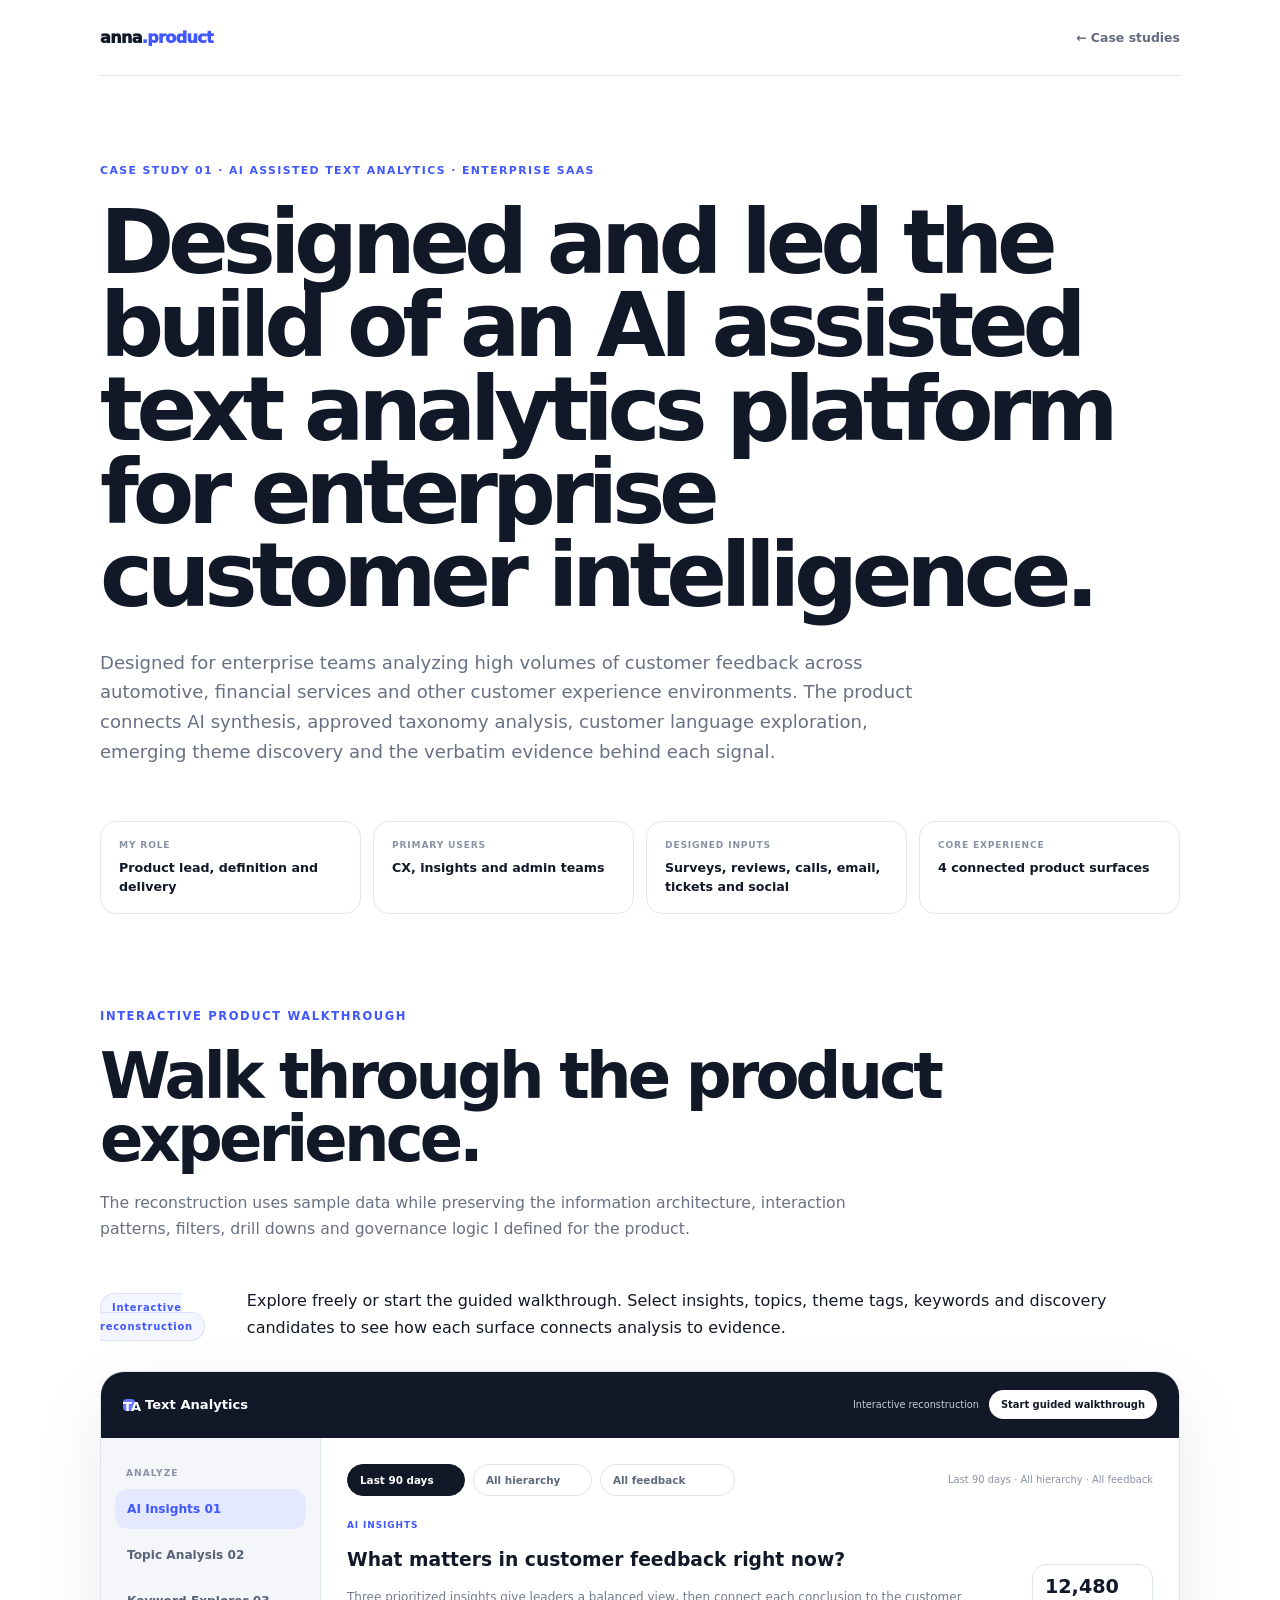
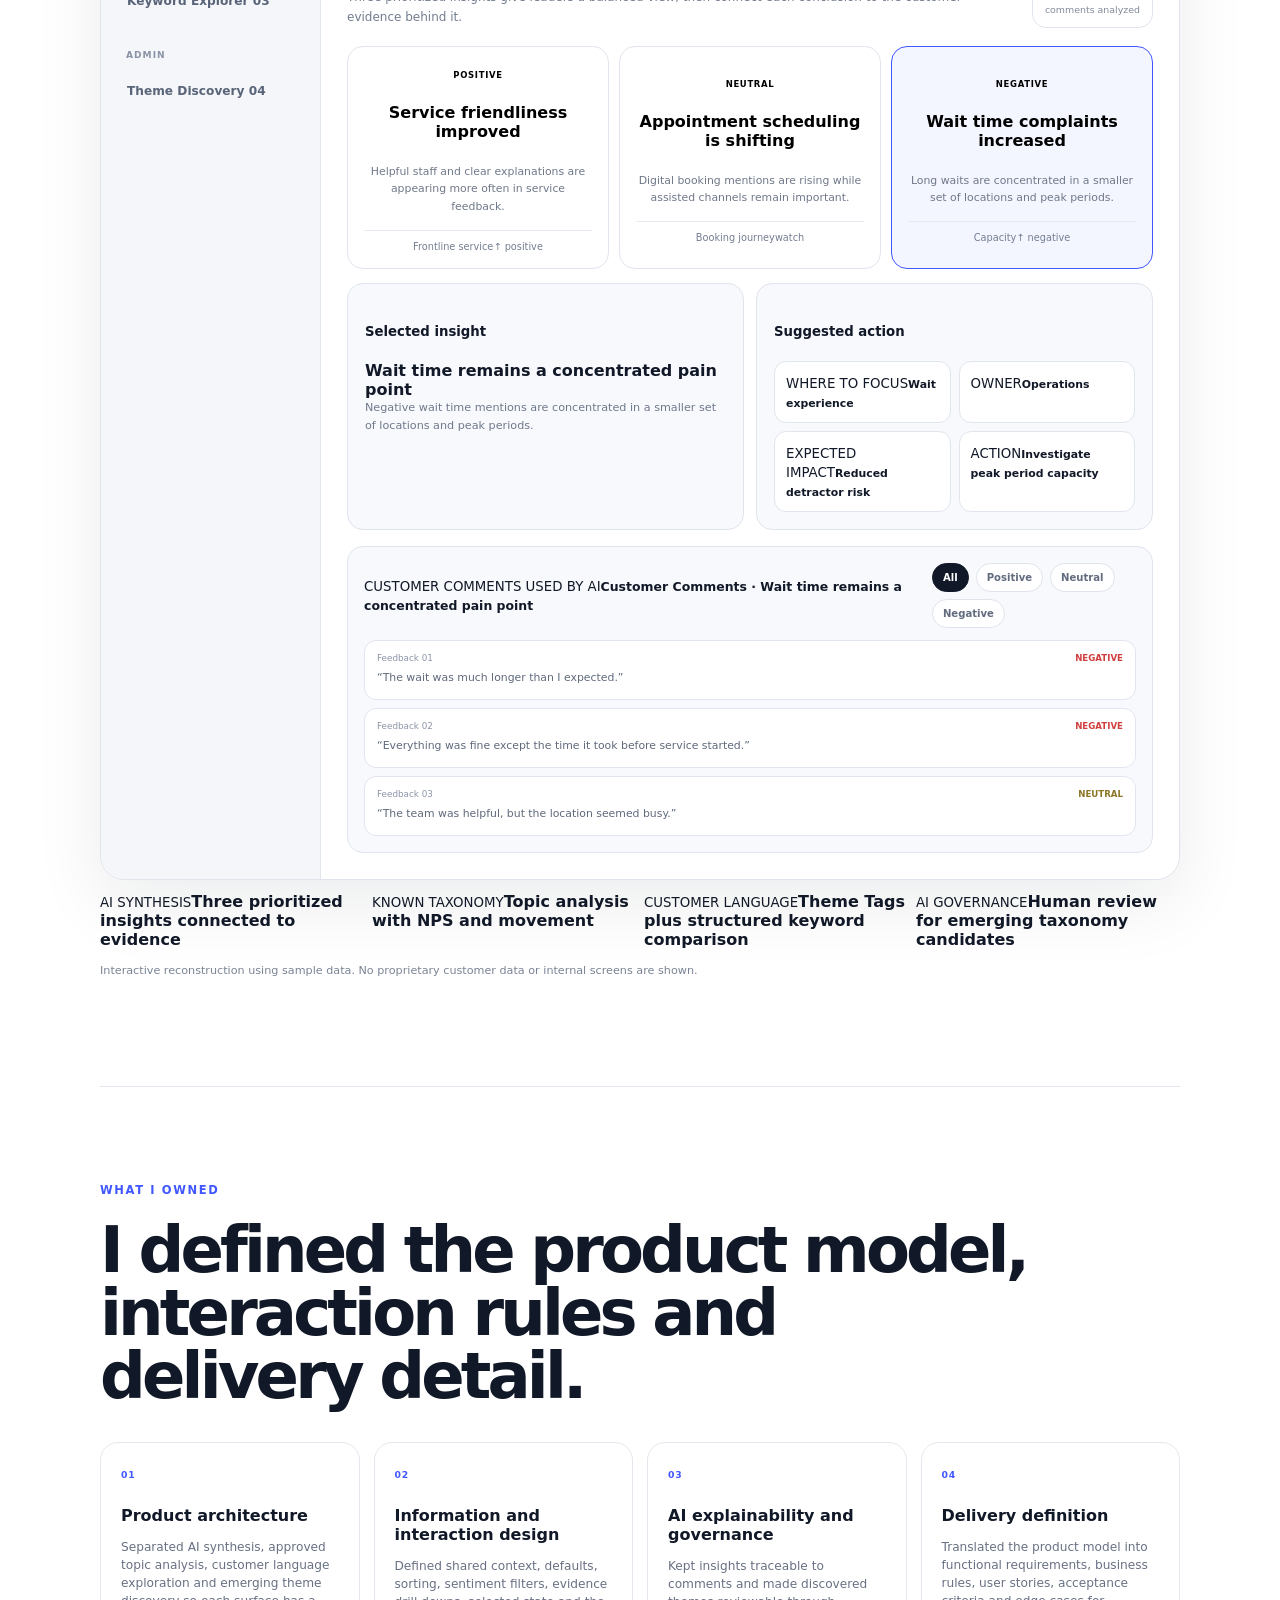
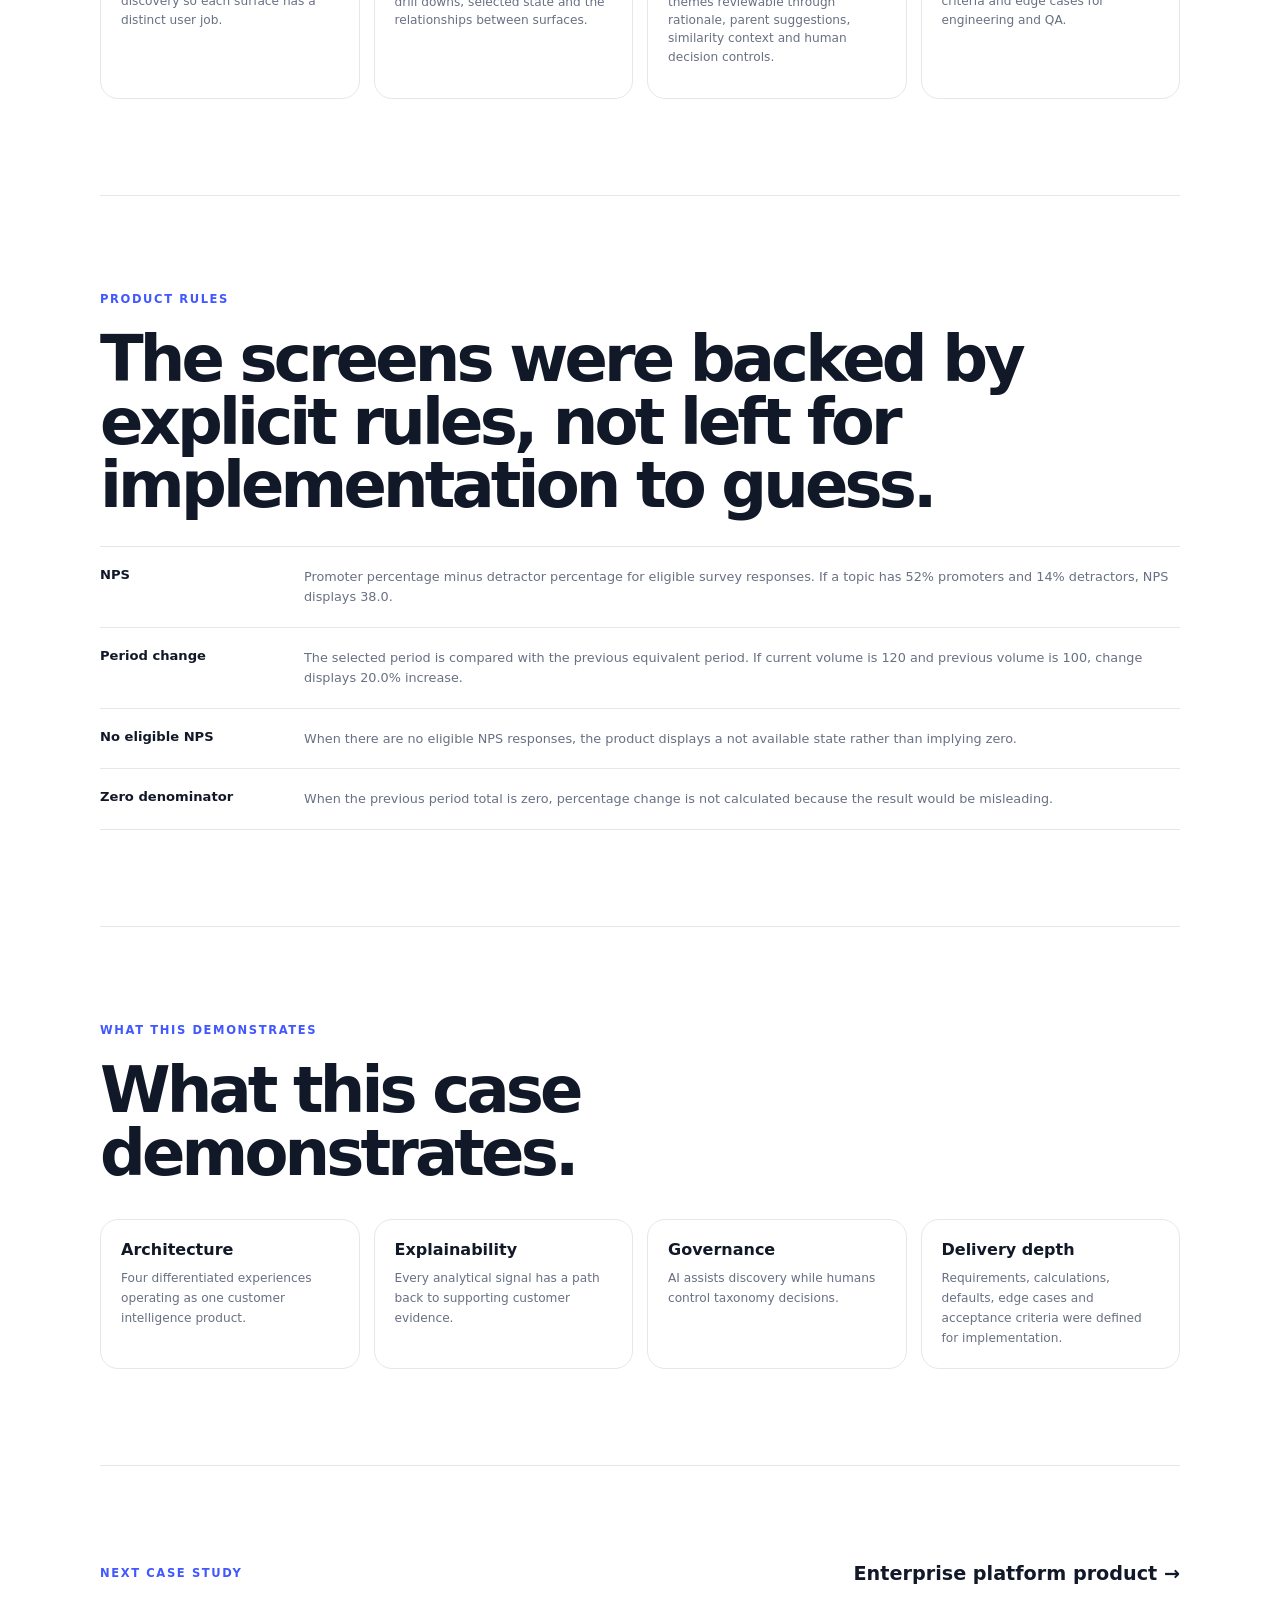
<file: case-text-analytics.html>
<!DOCTYPE html>
<html lang="en">
<head>
<meta charset="utf-8"/>
<meta name="viewport" content="width=device-width,initial-scale=1"/>
<meta name="theme-color" content="#111827"/>
<meta name="description" content="Interactive case study of an AI assisted enterprise text analytics platform designed and led by Anna Amoo."/>
<meta property="og:type" content="article"/>
<meta property="og:title" content="AI Assisted Text Analytics | Anna Amoo"/>
<meta property="og:description" content="Explore AI Insights, Topic Analysis, Keyword Explorer and Theme Discovery in an interactive product reconstruction."/>
<meta property="og:url" content="https://annaamoo.github.io/case-text-analytics.html"/>
<meta name="twitter:card" content="summary"/>
<link rel="canonical" href="https://annaamoo.github.io/case-text-analytics.html"/>
<link rel="icon" href="favicon.svg" type="image/svg+xml"/>
<title>AI Assisted Text Analytics | Anna Amoo</title>
<link rel="stylesheet" href="styles.css"/>
<link rel="stylesheet" href="case.css"/>
<link rel="stylesheet" href="text-analytics-demo.css"/>
</head>
<body>
<header class="case-header"><a class="brand" href="index.html">anna<span>.product</span></a><a class="back" href="index.html#work">← Case studies</a></header>
<main>
<article class="case-page visual-case">
  <div class="case-meta">CASE STUDY 01 · AI ASSISTED TEXT ANALYTICS · ENTERPRISE SAAS</div>
  <h1>Designed and led the build of an AI assisted text analytics platform for enterprise customer intelligence.</h1>
  <p class="case-intro">Designed for enterprise teams analyzing high volumes of customer feedback across automotive, financial services and other customer experience environments. The product connects AI synthesis, approved taxonomy analysis, customer language exploration, emerging theme discovery and the verbatim evidence behind each signal.</p>

  <div class="summary">
    <div><small>My role</small><strong>Product lead, definition and delivery</strong></div>
    <div><small>Primary users</small><strong>CX, insights and admin teams</strong></div>
    <div><small>Designed inputs</small><strong>Surveys, reviews, calls, email, tickets and social</strong></div>
    <div><small>Core experience</small><strong>4 connected product surfaces</strong></div>
  </div>

  <section class="product-showcase first-showcase">
    <div class="eyebrow">INTERACTIVE PRODUCT WALKTHROUGH</div>
    <h2>Walk through the product experience.</h2>
    <p class="section-lead">The reconstruction uses sample data while preserving the information architecture, interaction patterns, filters, drill downs and governance logic I defined for the product.</p>

    <div class="interactive-wrap">
      <div class="demo-intro">
        <div><span class="demo-badge">Interactive reconstruction</span></div>
        <p>Explore freely or start the guided walkthrough. Select insights, topics, theme tags, keywords and discovery candidates to see how each surface connects analysis to evidence.</p>
      </div>

      <div class="ta-demo" aria-label="Interactive Text Analytics product walkthrough">
        <div class="ta-appbar">
          <div class="ta-appbrand"><span class="ta-appbrand-mark">TA</span><span>Text Analytics</span></div>
          <div class="ta-appbar-actions"><span class="ta-demo-label">Interactive reconstruction</span><button id="ta-tour-start" class="ta-tour-start" type="button">Start guided walkthrough</button></div>
        </div>

        <div class="ta-layout">
          <aside class="ta-sidebar" aria-label="Text Analytics modules">
            <span class="ta-side-label">ANALYZE</span>
            <button class="ta-nav active" data-module="insights" data-label="AI Insights" type="button">AI Insights <span>01</span></button>
            <button class="ta-nav" data-module="topics" data-label="Topic Analysis" type="button">Topic Analysis <span>02</span></button>
            <button class="ta-nav" data-module="keywords" data-label="Keyword Explorer" type="button">Keyword Explorer <span>03</span></button>
            <span class="ta-side-label admin">ADMIN</span>
            <button class="ta-nav" data-module="themes" data-label="Theme Discovery" type="button">Theme Discovery <span>04</span></button>
          </aside>

          <div class="ta-main">
            <div class="ta-context">
              <select id="ta-period" aria-label="Period"><option>Last 90 days</option><option>Last 30 days</option><option>Year to date</option></select>
              <select id="ta-hierarchy" aria-label="Hierarchy"><option>All hierarchy</option><option>Region East</option><option>Region West</option></select>
              <select id="ta-source" aria-label="Source"><option>All feedback</option><option>Surveys</option><option>Reviews</option><option>Calls</option><option>Support tickets</option></select>
              <span class="ta-context-note">Last 90 days · All hierarchy · All feedback</span>
            </div>

            <section class="ta-screen active" data-screen="insights">
              <div class="ta-screen-head">
                <div><small>AI INSIGHTS</small><h3>What matters in customer feedback right now?</h3><p>Three prioritized insights give leaders a balanced view, then connect each conclusion to the customer evidence behind it.</p></div>
                <div class="ta-kpi"><b>12,480</b><span>comments analyzed</span></div>
              </div>

              <div class="ta-insights">
                <button class="ta-insight positive" data-insight="positive" type="button"><small>POSITIVE</small><h4>Service friendliness improved</h4><p>Helpful staff and clear explanations are appearing more often in service feedback.</p><div class="ta-insight-footer"><span>Frontline service</span><span>↑ positive</span></div></button>
                <button class="ta-insight neutral" data-insight="neutral" type="button"><small>NEUTRAL</small><h4>Appointment scheduling is shifting</h4><p>Digital booking mentions are rising while assisted channels remain important.</p><div class="ta-insight-footer"><span>Booking journey</span><span>watch</span></div></button>
                <button class="ta-insight negative selected" data-insight="negative" type="button"><small>NEGATIVE</small><h4>Wait time complaints increased</h4><p>Long waits are concentrated in a smaller set of locations and peak periods.</p><div class="ta-insight-footer"><span>Capacity</span><span>↑ negative</span></div></button>
              </div>

              <div class="ta-insight-detail">
                <div class="ta-detail-card"><h5>Selected insight</h5><strong id="ta-detail-title">Wait time complaints increased</strong><p id="ta-detail-body">Negative wait time mentions are concentrated in a smaller set of locations and peak periods.</p></div>
                <div class="ta-detail-card"><h5>Suggested action</h5><div class="ta-action-grid"><div class="ta-action-item"><small>WHERE TO FOCUS</small><b id="ta-detail-focus">Capacity and communication</b></div><div class="ta-action-item"><small>OWNER</small><b id="ta-detail-owner">Operations</b></div><div class="ta-action-item"><small>EXPECTED IMPACT</small><b id="ta-detail-impact">Satisfaction</b></div><div class="ta-action-item"><small>ACTION</small><b id="ta-detail-action">Investigate peak period staffing and provide clearer delay expectations.</b></div></div></div>
              </div>

              <div class="ta-evidence">
                <div class="ta-evidence-head"><div><small>CUSTOMER COMMENTS USED BY AI</small><b id="ta-insight-evidence-title">Evidence for Wait time complaints increased</b></div><div class="ta-evidence-filters"><button class="ta-filter ta-comment-filter active" data-scope="insight" data-filter="all">All</button><button class="ta-filter ta-comment-filter" data-scope="insight" data-filter="positive">Positive</button><button class="ta-filter ta-comment-filter" data-scope="insight" data-filter="neutral">Neutral</button><button class="ta-filter ta-comment-filter" data-scope="insight" data-filter="negative">Negative</button></div></div>
                <div id="ta-insight-comments" class="ta-comments"></div>
              </div>
            </section>

            <section class="ta-screen" data-screen="topics">
              <div class="ta-screen-head"><div><small>TOPIC ANALYSIS</small><h3>Approved topics and subtopics</h3><p>Understand what customers are saying about the taxonomy the business already manages, then drill into the supporting comments.</p></div><div class="ta-kpi"><b>Frequency</b><span>default sort</span></div></div>

              <div class="ta-toolbar">
                <div class="ta-toolbar-left"><input id="ta-topic-search" class="ta-search" type="search" placeholder="Search matching topics"/><select id="ta-topic-sort" class="ta-sort"><option>Frequency</option><option>Fastest rising</option><option>Fastest falling</option><option>Most positive</option><option>Most negative</option><option>Highest NPS</option><option>Lowest NPS</option></select></div>
                <button class="ta-filter" type="button" id="ta-export">Export Excel</button>
              </div>

              <div class="ta-table">
                <div class="ta-row head"><div>Topic and subtopic</div><div>Sentiment</div><div>NPS</div><div>Change</div></div>
                <div class="ta-row data ta-topic-row selected" data-key="topic-service" tabindex="0" title="2,416 mentions · 19.4% of feedback · 68% positive · NPS 42.0 · up 18.4%"><div><b>Service Experience</b><small>Staff friendliness · 2,416 mentions</small></div><div><div class="ta-sentiment"><i class="p" style="width:68%"></i><i class="n" style="width:20%"></i><i class="d" style="width:12%"></i></div></div><div><b>42.0</b></div><div class="ta-change up">▲ 18.4%</div></div>
                <div class="ta-row data ta-topic-row" data-key="topic-appointment" tabindex="0" title="1,802 mentions · 14.4% of feedback · 48% negative · NPS 8.0 · down 11.2%"><div><b>Appointment</b><small>Wait time · 1,802 mentions</small></div><div><div class="ta-sentiment"><i class="p" style="width:28%"></i><i class="n" style="width:24%"></i><i class="d" style="width:48%"></i></div></div><div><b>8.0</b></div><div class="ta-change down">▼ 11.2%</div></div>
                <div class="ta-row data ta-topic-row" data-key="topic-quality" tabindex="0" title="1,327 mentions · 10.6% of feedback · 61% positive · NPS 38.0 · up 7.6%"><div><b>Product Quality</b><small>Reliability · 1,327 mentions</small></div><div><div class="ta-sentiment"><i class="p" style="width:61%"></i><i class="n" style="width:27%"></i><i class="d" style="width:12%"></i></div></div><div><b>38.0</b></div><div class="ta-change up">▲ 7.6%</div></div>
              </div>

              <div class="ta-evidence">
                <div class="ta-evidence-head"><div><small>SELECTED TOPIC PATH</small><b id="ta-topic-evidence-title">Service Experience › Staff friendliness</b></div><div class="ta-evidence-filters"><button class="ta-filter ta-comment-filter active" data-scope="topic" data-filter="all">All</button><button class="ta-filter ta-comment-filter" data-scope="topic" data-filter="positive">Positive</button><button class="ta-filter ta-comment-filter" data-scope="topic" data-filter="neutral">Neutral</button><button class="ta-filter ta-comment-filter" data-scope="topic" data-filter="negative">Negative</button></div></div>
                <div id="ta-topic-comments" class="ta-comments"></div>
              </div>
            </section>

            <section class="ta-screen" data-screen="keywords">
              <div class="ta-screen-head"><div><small>KEYWORD EXPLORER</small><h3>Explore the exact language customers use</h3><p>Theme Tags support visual exploration. The Keyword Table supports structured comparison. Both lead to the same customer evidence.</p></div><div class="ta-kpi"><b>Highest volume</b><span>default sort</span></div></div>

              <div class="ta-toolbar"><div class="ta-filter-tabs"><button class="ta-filter ta-keyword-filter active" data-filter="all">All sentiments</button><button class="ta-filter ta-keyword-filter" data-filter="positive">Positive</button><button class="ta-filter ta-keyword-filter" data-filter="neutral">Neutral</button><button class="ta-filter ta-keyword-filter" data-filter="negative">Negative</button></div><select class="ta-sort" id="ta-keyword-sort"><option>Highest volume</option><option>Lowest volume</option><option>Highest NPS</option><option>Lowest NPS</option></select></div>

              <div class="ta-keyword-layout">
                <div class="ta-tag-panel">
                  <div class="ta-panel-head"><small>THEME TAGS</small><b>Visual language exploration</b><p>Hover for frequency, sentiment, NPS and cluster context.</p></div>
                  <div class="ta-tag-cloud">
                    <button class="ta-theme-tag selected" data-key="keyword-wait" data-dominant="negative" data-size="lg" data-tip="Wait experience · 1,284 mentions · 60% negative · NPS 5.0">wait</button>
                    <button class="ta-theme-tag" data-key="keyword-helpful" data-dominant="positive" data-size="lg" data-tip="Service language · 972 mentions · 78% positive · NPS 51.0">helpful</button>
                    <button class="ta-theme-tag" data-key="keyword-booking" data-dominant="neutral" data-size="md" data-tip="Booking journey · 731 mentions · mixed sentiment · NPS 31.0">booking</button>
                    <button class="ta-theme-tag" data-key="keyword-staff" data-dominant="positive" data-size="md" data-tip="Service language · 644 mentions · 71% positive · NPS 47.0">staff</button>
                    <button class="ta-theme-tag" data-key="keyword-communication" data-dominant="neutral" data-size="md" data-tip="Communication · 508 mentions · mixed sentiment · NPS 23.0">communication</button>
                    <button class="ta-theme-tag" data-key="keyword-price" data-dominant="negative" data-size="sm" data-tip="Value language · 394 mentions · 52% negative · NPS 12.0">price</button>
                    <button class="ta-theme-tag" data-key="keyword-easy" data-dominant="positive" data-size="sm" data-tip="Digital experience · 352 mentions · 74% positive · NPS 49.0">easy</button>
                    <button class="ta-theme-tag" data-key="keyword-confirmation" data-dominant="neutral" data-size="sm" data-tip="Booking journey · 288 mentions · mixed sentiment · NPS 19.0">confirmation</button>
                  </div>
                </div>

                <div class="ta-keyword-table-panel">
                  <div class="ta-panel-head"><small>KEYWORD TABLE</small><b>Structured comparison</b><p>Frequency, sentiment, NPS and change versus the previous period.</p></div>
                  <div class="ta-table">
                    <div class="ta-row head"><div>Keyword</div><div>Sentiment</div><div>NPS</div><div>Change</div></div>
                    <div class="ta-row data ta-keyword-row selected" data-key="keyword-wait" data-dominant="negative" tabindex="0" title="Wait experience cluster · 1,284 mentions · 60% negative · NPS 5.0"><div><b>wait</b><small>1,284 mentions</small></div><div><div class="ta-sentiment"><i class="p" style="width:18%"></i><i class="n" style="width:22%"></i><i class="d" style="width:60%"></i></div></div><div><b>5.0</b></div><div class="ta-change up">▲ 20.0%</div></div>
                    <div class="ta-row data ta-keyword-row" data-key="keyword-helpful" data-dominant="positive" tabindex="0" title="Service language cluster · 972 mentions · 78% positive · NPS 51.0"><div><b>helpful</b><small>972 mentions</small></div><div><div class="ta-sentiment"><i class="p" style="width:78%"></i><i class="n" style="width:16%"></i><i class="d" style="width:6%"></i></div></div><div><b>51.0</b></div><div class="ta-change up">▲ 9.8%</div></div>
                    <div class="ta-row data ta-keyword-row" data-key="keyword-booking" data-dominant="neutral" tabindex="0" title="Booking journey cluster · 731 mentions · mixed sentiment · NPS 31.0"><div><b>booking</b><small>731 mentions</small></div><div><div class="ta-sentiment"><i class="p" style="width:54%"></i><i class="n" style="width:30%"></i><i class="d" style="width:16%"></i></div></div><div><b>31.0</b></div><div class="ta-change down">▼ 3.1%</div></div>
                    <div class="ta-row data ta-keyword-row" data-key="keyword-staff" data-dominant="positive" tabindex="0"><div><b>staff</b><small>644 mentions</small></div><div><div class="ta-sentiment"><i class="p" style="width:71%"></i><i class="n" style="width:20%"></i><i class="d" style="width:9%"></i></div></div><div><b>47.0</b></div><div class="ta-change up">▲ 6.4%</div></div>
                  </div>
                </div>
              </div>

              <div class="ta-evidence">
                <div class="ta-evidence-head"><div><small>SELECTED KEYWORD</small><b id="ta-keyword-evidence-title">wait</b></div><div class="ta-evidence-filters"><button class="ta-filter ta-comment-filter active" data-scope="keyword" data-filter="all">All</button><button class="ta-filter ta-comment-filter" data-scope="keyword" data-filter="positive">Positive</button><button class="ta-filter ta-comment-filter" data-scope="keyword" data-filter="neutral">Neutral</button><button class="ta-filter ta-comment-filter" data-scope="keyword" data-filter="negative">Negative</button></div></div>
                <div id="ta-keyword-comments" class="ta-comments"></div>
              </div>
            </section>

            <section class="ta-screen" data-screen="themes">
              <div class="ta-screen-head"><div><small>THEME DISCOVERY</small><h3>Review emerging topics and subtopics</h3><p>AI surfaces qualified candidates. Human reviewers decide what becomes part of the managed taxonomy.</p></div><div class="ta-kpi"><b>3</b><span>eligible candidates</span></div></div>

              <div class="ta-candidate-layout">
                <div class="ta-candidate-list">
                  <button class="ta-candidate-item selected" data-key="candidate-advisor"><span class="ta-status">Eligible for review</span><h4>Advisor Knowledge</h4><p>Suggested subtopic</p><div class="ta-candidate-mini"><span>486 mentions</span><span>▲ 28%</span></div></button>
                  <button class="ta-candidate-item" data-key="candidate-confirmation"><span class="ta-status">Eligible for review</span><h4>Digital Confirmation</h4><p>Suggested subtopic</p><div class="ta-candidate-mini"><span>311 mentions</span><span>▲ 17%</span></div></button>
                  <button class="ta-candidate-item" data-key="candidate-price"><span class="ta-status">Eligible for review</span><h4>Price Transparency</h4><p>Suggested topic</p><div class="ta-candidate-mini"><span>254 mentions</span><span>▲ 12%</span></div></button>
                </div>

                <div class="ta-candidate-detail">
                  <div class="ta-candidate-detail-top"><div><small id="ta-candidate-type">SUGGESTED SUBTOPIC</small><h4 id="ta-candidate-title">Advisor Knowledge</h4><p id="ta-candidate-desc">Customers increasingly discuss whether staff can explain products and service options clearly.</p></div><div class="ta-candidate-metric"><b id="ta-candidate-volume">486</b><span>mentions</span><span id="ta-candidate-change" class="ta-change up">▲ 28%</span></div></div>
                  <div class="ta-candidate-info"><div><span>Suggested parent</span><b id="ta-candidate-parent">Service Experience</b></div><div><span>Closest existing topic</span><b id="ta-candidate-closest">Staff Helpfulness</b></div><div><span>Share of feedback</span><b id="ta-candidate-share">6.4%</b></div></div>
                  <div class="ta-reason"><small>WHY SURFACED</small><p id="ta-candidate-reason">A repeated cluster of comments about the clarity and confidence of staff explanations reached the review threshold and increased versus the previous period.</p></div>
                  <div class="ta-actions"><button class="primary" data-action="approve">Approve</button><button data-action="merge">Merge</button><button data-action="reject">Reject</button><button data-action="suppress">Suppress</button></div>
                </div>
              </div>

              <div class="ta-evidence">
                <div class="ta-evidence-head"><div><small>SUPPORTING COMMENTS</small><b id="ta-theme-evidence-title">Evidence for Advisor Knowledge</b></div></div>
                <div id="ta-theme-comments" class="ta-comments"></div>
              </div>
              <div class="ta-governance"><span>Observed</span><span>→</span><span>Eligible for review</span><span>→</span><span class="current">Human decision</span><span>→</span><span>Future enrichment</span></div>
            </section>
          </div>
        </div>

        <div class="ta-tour" id="ta-tour">
          <div><div id="ta-tour-step" class="ta-tour-progress">Walkthrough 1 of 4</div><div id="ta-tour-dots" class="ta-tour-dots"></div></div>
          <div class="ta-tour-copy"><h4 id="ta-tour-title">Start with AI synthesis</h4><p id="ta-tour-body">Select one of the three insights, then inspect the customer evidence that supports it.</p></div>
          <div class="ta-tour-actions"><button id="ta-tour-close">Close</button><button id="ta-tour-prev">Back</button><button id="ta-tour-next" class="next">Next</button></div>
        </div>
        <div class="ta-toast" id="ta-toast"></div>
      </div>

      <div class="demo-proof-strip">
        <div><small>AI SYNTHESIS</small><b>Three prioritized insights connected to evidence</b></div>
        <div><small>KNOWN TAXONOMY</small><b>Topic analysis with NPS and movement</b></div>
        <div><small>CUSTOMER LANGUAGE</small><b>Theme Tags plus structured keyword comparison</b></div>
        <div><small>AI GOVERNANCE</small><b>Human review for emerging taxonomy candidates</b></div>
      </div>
      <p class="portfolio-caption">Interactive reconstruction using sample data. No proprietary customer data or internal screens are shown.</p>
    </div>
  </section>

  <section>
    <div class="eyebrow">WHAT I OWNED</div>
    <h2>I defined the product model, interaction rules and delivery detail.</h2>
    <div class="decision-grid">
      <div class="decision"><code>01</code><h3>Product architecture</h3><p>Separated AI synthesis, approved topic analysis, customer language exploration and emerging theme discovery so each surface has a distinct user job.</p></div>
      <div class="decision"><code>02</code><h3>Information and interaction design</h3><p>Defined shared context, defaults, sorting, sentiment filters, evidence drill downs, selected state and the relationships between surfaces.</p></div>
      <div class="decision"><code>03</code><h3>AI explainability and governance</h3><p>Kept insights traceable to comments and made discovered themes reviewable through rationale, parent suggestions, similarity context and human decision controls.</p></div>
      <div class="decision"><code>04</code><h3>Delivery definition</h3><p>Translated the product model into functional requirements, business rules, user stories, acceptance criteria and edge cases for engineering and QA.</p></div>
    </div>
  </section>

  <section>
    <div class="eyebrow">PRODUCT RULES</div>
    <h2>The screens were backed by explicit rules, not left for implementation to guess.</h2>
    <div class="rule-list">
      <div class="rule"><b>NPS</b><span>Promoter percentage minus detractor percentage for eligible survey responses. If a topic has 52% promoters and 14% detractors, NPS displays 38.0.</span></div>
      <div class="rule"><b>Period change</b><span>The selected period is compared with the previous equivalent period. If current volume is 120 and previous volume is 100, change displays 20.0% increase.</span></div>
      <div class="rule"><b>No eligible NPS</b><span>When there are no eligible NPS responses, the product displays a not available state rather than implying zero.</span></div>
      <div class="rule"><b>Zero denominator</b><span>When the previous period total is zero, percentage change is not calculated because the result would be misleading.</span></div>
    </div>
  </section>

  <section>
    <div class="eyebrow">WHAT THIS DEMONSTRATES</div>
    <h2>What this case demonstrates.</h2>
    <div class="measure-grid">
      <div class="measure"><b>Architecture</b><span>Four differentiated experiences operating as one customer intelligence product.</span></div>
      <div class="measure"><b>Explainability</b><span>Every analytical signal has a path back to supporting customer evidence.</span></div>
      <div class="measure"><b>Governance</b><span>AI assists discovery while humans control taxonomy decisions.</span></div>
      <div class="measure"><b>Delivery depth</b><span>Requirements, calculations, defaults, edge cases and acceptance criteria were defined for implementation.</span></div>
    </div>
  </section>

  <section class="next"><div class="eyebrow">NEXT CASE STUDY</div><a href="case-platform.html">Enterprise platform product →</a></section>
</article>
</main>
<script src="script.js"></script>
<script src="text-analytics-demo.js"></script>
</body>
</html>
</file>
<file: styles.css>
:root{
  --bg:#ffffff;
  --paper:#f7f8fb;
  --ink:#111827;
  --muted:#687083;
  --line:#e4e7ee;
  --accent:#4157ff;
  --accent-soft:#eef1ff;
  --navy:#111827;
  --navy-2:#1a2440;
  --radius:28px;
  --shadow:0 24px 70px rgba(17,24,39,.10);
  --max:1180px;
}
*{box-sizing:border-box}
html{scroll-behavior:smooth}
body{margin:0;background:var(--bg);color:var(--ink);font-family:Inter,ui-sans-serif,system-ui,-apple-system,BlinkMacSystemFont,"Segoe UI",sans-serif;-webkit-font-smoothing:antialiased}
a{color:inherit}
p{line-height:1.65}
.shell{width:min(var(--max),calc(100% - 56px));margin:auto}
.site-header{height:78px;display:flex;align-items:center;justify-content:space-between;border-bottom:1px solid var(--line);position:relative;z-index:10;background:#fff}
.brand{text-decoration:none;font-size:1rem;font-weight:950;letter-spacing:-.04em}.brand span{color:var(--accent)}
.nav{display:flex;gap:27px;align-items:center}.nav a{text-decoration:none;font-size:.82rem;font-weight:750;color:#555f72}.nav a:hover{color:var(--ink)}
.hero-wrap{background:var(--navy);color:#fff}
.hero{min-height:650px;display:grid;grid-template-columns:1.28fr .72fr;gap:70px;align-items:center;padding:88px 0}
.kicker,.eyebrow,.meta,.proof-label,.support-head span{font-size:.72rem;letter-spacing:.14em;text-transform:uppercase;font-weight:900}
.kicker{color:#9eabff;margin-bottom:26px}
.hero h1{font-size:clamp(3.65rem,6.9vw,7.1rem);line-height:.92;letter-spacing:-.072em;margin:0;max-width:890px}.hero h1 em{font-style:normal;color:#b8c1ff}
.lede{font-size:1.16rem;line-height:1.62;color:#cbd0dc;max-width:760px;margin:34px 0 0}
.actions{display:flex;gap:22px;align-items:center;flex-wrap:wrap;margin-top:35px}.btn{display:inline-flex;align-items:center;gap:12px;text-decoration:none;border-radius:999px;padding:14px 20px;font-weight:850;font-size:.9rem}.btn.light{background:#fff;color:var(--ink)}.btn.light:hover{transform:translateY(-1px)}.text-link{color:#fff;text-decoration:none;font-weight:780;font-size:.9rem;border-bottom:1px solid rgba(255,255,255,.3);padding-bottom:2px}
.hero-proof{border-left:1px solid rgba(255,255,255,.16);padding-left:34px}.proof-label{color:#93a2ff;margin-bottom:8px}.hero-metric{padding:22px 0;border-bottom:1px solid rgba(255,255,255,.13);display:grid;grid-template-columns:110px 1fr;gap:18px;align-items:baseline}.hero-metric:last-child{border-bottom:0}.hero-metric strong{font-size:2.35rem;letter-spacing:-.06em}.hero-metric span{font-size:.86rem;color:#b8becb;line-height:1.45}
.credibility{min-height:72px;display:flex;align-items:center;justify-content:center;gap:14px;flex-wrap:wrap;border-bottom:1px solid var(--line);color:#566075;font-size:.77rem;font-weight:760}.credibility i{font-style:normal;color:#c2c7d2}
.section{padding:120px 0;border-bottom:1px solid var(--line)}
.section-top{display:grid;grid-template-columns:1.18fr .82fr;gap:90px;align-items:end;margin-bottom:58px}.eyebrow{color:var(--accent);margin-bottom:22px}.section h2,.section-top h2{font-size:clamp(2.8rem,5vw,5.35rem);line-height:.98;letter-spacing:-.065em;margin:0}.section h2 em,.section-top h2 em{font-style:normal;color:var(--accent)}.section-top>p{color:var(--muted);font-size:1.03rem;margin:0;max-width:540px}
.flagship-list{display:grid;gap:20px}.flagship{display:grid;grid-template-columns:72px .9fr 1.35fr;border:1px solid var(--line);border-radius:var(--radius);overflow:hidden;text-decoration:none;background:#fff;min-height:480px;transition:transform .2s ease,box-shadow .2s ease}.flagship:hover{transform:translateY(-4px);box-shadow:var(--shadow)}.flagship-num{display:flex;align-items:flex-start;justify-content:center;padding-top:34px;font-size:.74rem;letter-spacing:.12em;color:#7b8498;font-weight:900;border-right:1px solid var(--line)}
.flagship-visual{padding:36px;display:flex;flex-direction:column;justify-content:center;min-width:0}.flagship-copy{padding:48px 46px;display:flex;flex-direction:column;justify-content:center}.meta{color:#6e7891}.flagship-copy h3{font-size:clamp(2rem,3.3vw,3.45rem);letter-spacing:-.055em;line-height:1.02;margin:17px 0 20px}.challenge{font-size:.98rem;color:var(--muted);margin:0}.challenge b{color:var(--ink)}
.evidence-columns{display:grid;grid-template-columns:repeat(3,1fr);gap:14px;margin-top:28px}.evidence-columns>div{border-top:1px solid var(--line);padding-top:14px}.evidence-columns small{display:block;color:var(--accent);font-size:.64rem;letter-spacing:.1em;font-weight:900;margin-bottom:7px}.evidence-columns span{display:block;color:#596277;font-size:.79rem;line-height:1.5}.open-link{margin-top:26px;font-size:.86rem;font-weight:900;color:var(--ink)}
.visual-intelligence{background:#eef1ff;gap:12px}.signal-card{border:1px solid #d8ddff;background:#fff;border-radius:18px;padding:19px 20px;box-shadow:0 11px 30px rgba(65,87,255,.08)}.signal-card small{display:block;font-size:.59rem;letter-spacing:.11em;color:#7682af;font-weight:900}.signal-card b{display:block;font-size:1.12rem;margin:5px 0}.signal-card span{display:block;font-size:.75rem;color:#70788a;line-height:1.4}.signal-card.s2{margin-left:34px;background:#111827;color:#fff;border-color:#111827}.signal-card.s2 small{color:#aeb7ff}.signal-card.s2 span{color:#c4cad7}.signal-card.s3{margin-left:68px}
.visual-platform-new{background:#f5f6f8}.decision-path{display:grid;gap:10px}.decision-path span{background:#fff;border:1px solid #dfe3ea;border-radius:14px;padding:14px 16px;font-size:.78rem;font-weight:850}.decision-path span.active{background:var(--navy);color:#fff;border-color:var(--navy)}.decision-path i{text-align:center;font-style:normal;color:#9aa2b2}.platform-note{margin-top:25px;font-size:.82rem;line-height:1.5;color:#5d6679;border-left:3px solid var(--accent);padding-left:13px}
.visual-ai-strategy{background:var(--navy-2);color:#fff}.value-chain{display:grid;gap:11px}.value-chain span{border:1px solid rgba(255,255,255,.18);border-radius:15px;padding:15px 17px;font-size:.82rem;font-weight:850;background:rgba(255,255,255,.04)}.value-chain span.active{background:#fff;color:var(--navy);border-color:#fff}.value-chain i{text-align:center;color:#9faaff;font-style:normal}
.supporting-head{display:flex;align-items:end;justify-content:space-between;margin:70px 0 20px;border-top:1px solid var(--line);padding-top:30px}.supporting-head span{color:var(--accent)}.supporting-head p{margin:0;color:var(--muted);font-size:.88rem}.support-grid{display:grid;grid-template-columns:repeat(3,1fr);gap:16px}.support-card{display:flex;flex-direction:column;min-height:390px;border:1px solid var(--line);border-radius:24px;padding:28px;text-decoration:none;background:#fff;transition:transform .2s ease,box-shadow .2s ease}.support-card:hover{transform:translateY(-4px);box-shadow:var(--shadow)}.support-top{display:flex;align-items:center;justify-content:space-between;color:#737d91;font-size:.64rem;letter-spacing:.1em;font-weight:900}.support-top strong{font-size:1.8rem;color:var(--accent);letter-spacing:-.05em}.support-card h3{font-size:1.55rem;line-height:1.08;letter-spacing:-.035em;margin:44px 0 12px}.support-card p{font-size:.87rem;color:var(--muted);margin:0}.support-proof{margin-top:auto;padding-top:24px;font-size:.83rem;border-top:1px solid var(--line);color:#5b6476}.support-card .open-link{margin-top:14px}
.judgment-section{background:var(--navy);color:#fff;padding:120px 0}.section-top.inverse{margin-bottom:48px}.inverse .eyebrow{color:#aeb7ff}.inverse h2 em{color:#b7c0ff}.inverse>p{color:#b9c0cf}.judgment-grid{display:grid;grid-template-columns:repeat(4,1fr);gap:14px}.judgment{min-height:270px;border:1px solid rgba(255,255,255,.15);border-radius:22px;padding:24px;background:rgba(255,255,255,.025)}.judgment small{color:#9eaaff;font-weight:900}.judgment h3{font-size:1.35rem;line-height:1.12;margin:58px 0 12px;letter-spacing:-.025em}.judgment p{font-size:.86rem;color:#b8bfce;margin:0}
.featured-section{padding-bottom:130px}.feature-intro{max-width:880px}.feature-intro h2{font-size:clamp(2.8rem,5.2vw,5.2rem);line-height:.98;letter-spacing:-.06em;margin:0}.feature-intro h2 em{font-style:normal;color:var(--accent)}.feature-intro p{color:var(--muted);max-width:660px;font-size:1rem;margin:24px 0 0}.media-spotlight{margin-top:48px;border-radius:30px;background:#f3f5ff;border:1px solid #dde2ff;padding:48px}.media-spotlight blockquote{margin:0;max-width:990px;font-size:clamp(2.1rem,4.3vw,4.2rem);line-height:1.05;letter-spacing:-.055em;font-weight:900;color:var(--ink)}.quote-credit{margin-top:24px;color:#68728a;font-size:.83rem;font-weight:780}.publication-row{display:grid;grid-template-columns:repeat(3,1fr);gap:12px;margin-top:44px}.publication-row a{text-decoration:none;border-top:1px solid #cfd5f3;padding:19px 3px 2px;display:flex;flex-direction:column;min-height:145px}.publication-row b{font-size:1.07rem}.publication-row span{font-size:.79rem;color:#6f7890;line-height:1.42;margin-top:8px}.publication-row i{margin-top:auto;font-style:normal;color:var(--accent);font-size:.76rem;font-weight:900}
.contact-section{padding:0 0 105px}.contact-card{background:var(--navy);color:#fff;border-radius:30px;padding:54px;display:grid;grid-template-columns:1.25fr .75fr;gap:60px;align-items:end}.contact-card .eyebrow{color:#aeb7ff}.contact-card h2{font-size:clamp(2.7rem,4.8vw,4.8rem);line-height:1;letter-spacing:-.06em;margin:0}.contact-card p{color:#bbc2d0;max-width:700px}.contact-links{display:flex;flex-direction:column;align-items:flex-end;gap:12px}.contact-links a{text-decoration:none;border:1px solid rgba(255,255,255,.17);padding:13px 16px;border-radius:999px;font-weight:850;font-size:.82rem}.contact-links a:first-child{background:#fff;color:var(--navy)}
.footer{display:flex;justify-content:space-between;border-top:1px solid var(--line);padding:27px 0 38px;color:#7c8495;font-size:.78rem}
.reveal{opacity:0;transform:translateY(16px);transition:opacity .65s ease,transform .65s ease}.reveal.visible{opacity:1;transform:none}

@media(max-width:1050px){
  .hero{grid-template-columns:1fr;min-height:auto}.hero-proof{border-left:0;border-top:1px solid rgba(255,255,255,.16);padding:24px 0 0;display:grid;grid-template-columns:repeat(2,1fr);gap:0 20px}.proof-label{grid-column:1/-1}.hero-metric{grid-template-columns:90px 1fr}
  .section-top{grid-template-columns:1fr;gap:24px}.flagship{grid-template-columns:58px 1fr}.flagship-visual{grid-column:2;padding:32px;min-height:320px}.flagship-copy{grid-column:2;padding:36px}.flagship-num{grid-row:1/3}.evidence-columns{grid-template-columns:1fr 1fr}.judgment-grid{grid-template-columns:1fr 1fr}.publication-row{grid-template-columns:1fr}.publication-row a{min-height:auto}.contact-card{grid-template-columns:1fr}.contact-links{align-items:flex-start}
}
@media(max-width:760px){
  .shell,.site-header{width:min(var(--max),calc(100% - 28px))}.site-header{height:68px}.nav{display:none}.hero{padding:62px 0;gap:42px}.hero h1{font-size:clamp(3.1rem,14vw,5.5rem)}.hero-proof{grid-template-columns:1fr}.hero-metric{grid-template-columns:82px 1fr}.credibility{padding:18px 0;justify-content:flex-start}.section,.judgment-section{padding:82px 0}.flagship{display:block}.flagship-num{display:none}.flagship-visual{min-height:280px}.flagship-copy{padding:28px}.evidence-columns{grid-template-columns:1fr}.support-grid,.judgment-grid{grid-template-columns:1fr}.support-card{min-height:330px}.supporting-head{align-items:flex-start;gap:8px;flex-direction:column}.media-spotlight{padding:28px 22px}.contact-card{padding:30px}.footer{flex-direction:column;gap:8px}.publication-row{margin-top:30px}
}


/* Accessibility and interaction polish */
button,input,select,textarea{font:inherit}
a:focus-visible,button:focus-visible,input:focus-visible,select:focus-visible,textarea:focus-visible{
  outline:3px solid rgba(65,87,255,.35);
  outline-offset:3px;
}
@media (prefers-reduced-motion: reduce){
  html{scroll-behavior:auto}
  *,*::before,*::after{animation-duration:.01ms!important;animation-iteration-count:1!important;transition-duration:.01ms!important;scroll-behavior:auto!important}
}
</file>
<file: home-extra.css>
.portfolio-hero{background:#111827;color:#fff}
.hero-grid{min-height:690px;display:grid;grid-template-columns:1.25fr .75fr;gap:72px;align-items:center;padding:96px 0}
.portfolio-hero .kicker{color:#aeb7ff}
.portfolio-hero h1{font-size:clamp(3.9rem,7vw,7.4rem);line-height:.92;letter-spacing:-.072em;margin:0;max-width:900px}
.portfolio-hero h1 em{font-style:normal;color:#b8c1ff}
.portfolio-hero .lede{font-size:1.18rem;line-height:1.62;color:#cbd1dd;max-width:760px;margin-top:32px}
.impact-panel{border-left:1px solid rgba(255,255,255,.15);padding-left:34px}
.impact-label{font-size:.68rem;letter-spacing:.13em;font-weight:900;color:#9faaff;margin-bottom:8px}
.impact-stat{display:grid;grid-template-columns:104px 1fr;gap:18px;align-items:baseline;padding:24px 0;border-bottom:1px solid rgba(255,255,255,.12)}
.impact-stat:last-child{border-bottom:0}.impact-stat b{font-size:2.45rem;letter-spacing:-.055em}.impact-stat span{font-size:.86rem;line-height:1.45;color:#b8becb}
.scope-bar{min-height:72px;display:flex;align-items:center;justify-content:center;gap:14px;flex-wrap:wrap;border-bottom:1px solid var(--line);color:#596277;font-size:.78rem;font-weight:760}.scope-bar i{font-style:normal;color:#c5cad4}
.work-section{padding-top:118px}
.feature-case{display:grid;grid-template-columns:1.02fr .98fr;border:1px solid var(--line);border-radius:30px;overflow:hidden;text-decoration:none;background:#fff;box-shadow:0 18px 50px rgba(17,24,39,.045);transition:.22s ease;margin-bottom:20px}
.feature-case:hover{transform:translateY(-4px);box-shadow:0 26px 70px rgba(17,24,39,.09)}
.feature-case-copy{padding:50px 48px;display:flex;flex-direction:column}
.case-number{font-size:.72rem;letter-spacing:.12em;font-weight:900;color:#8992a4;margin-bottom:22px}
.feature-case h3{font-size:clamp(2.35rem,4vw,4.45rem);line-height:.99;letter-spacing:-.058em;margin:16px 0 20px}
.feature-case p{font-size:.98rem;color:var(--muted);margin:0;max-width:650px}
.case-facts{display:grid;grid-template-columns:repeat(3,1fr);gap:12px;margin-top:28px}
.case-facts span{border-top:1px solid var(--line);padding-top:13px;font-size:.78rem;line-height:1.45;color:#596277}
.case-facts small{display:block;color:var(--accent);font-size:.58rem;letter-spacing:.09em;font-weight:900;margin-bottom:6px}
.case-cta{margin-top:auto;padding-top:28px;font-size:.85rem;font-weight:900;color:var(--ink)}
.feature-preview{background:#eef1ff;padding:34px;display:flex;flex-direction:column;justify-content:center}
.preview-top{display:flex;justify-content:space-between;align-items:center;margin-bottom:14px;font-size:.78rem}.preview-top b{font-size:.92rem}.preview-top span{color:#65708b}
.preview-layout{display:grid;grid-template-columns:142px 1fr;border:1px solid #d7dcfa;border-radius:21px;background:#fff;overflow:hidden;min-height:440px;box-shadow:0 18px 46px rgba(65,87,255,.09)}
.preview-nav{background:#f3f5fb;border-right:1px solid #e0e4f2;padding:20px 13px;display:flex;flex-direction:column;gap:7px}
.preview-nav span{padding:11px;border-radius:10px;font-size:.69rem;font-weight:820;color:#657087}.preview-nav span.active{background:#e4e8ff;color:#4157ff}
.preview-canvas{padding:22px}
.preview-pills{display:flex;gap:7px;flex-wrap:wrap}.preview-pills i{font-style:normal;border:1px solid #dfe3eb;border-radius:999px;padding:7px 9px;font-size:.58rem;color:#667087}.preview-pills i:first-child{background:#111827;color:#fff;border-color:#111827}
.preview-insights{display:grid;gap:10px;margin-top:20px}.preview-insights div{border:1px solid #e2e6ef;border-radius:14px;padding:14px}.preview-insights small{display:block;font-size:.52rem;letter-spacing:.09em;color:#4157ff;font-weight:900}.preview-insights b{display:block;margin:5px 0;font-size:.82rem}.preview-insights p{font-size:.62rem;color:#7c8597;margin:0}
.preview-evidence{display:flex;align-items:center;gap:6px;flex-wrap:wrap;margin-top:17px}.preview-evidence span{font-size:.58rem;background:#f4f5f8;border-radius:8px;padding:7px 8px;font-weight:780}.preview-evidence i{font-style:normal;color:#a4abba}
.case-grid{display:grid;grid-template-columns:repeat(3,1fr);gap:18px}
.portfolio-case{display:flex;flex-direction:column;text-decoration:none;border:1px solid var(--line);border-radius:26px;overflow:hidden;background:#fff;min-height:610px;transition:.22s ease}
.portfolio-case:hover{transform:translateY(-4px);box-shadow:var(--shadow)}
.case-visual{min-height:250px;padding:28px;display:flex;align-items:center;justify-content:center}
.platform-visual{background:#f4f5f8}.platform-stack{display:grid;gap:9px;width:100%;max-width:280px}.platform-stack span{border:1px solid #dce1e9;border-radius:12px;background:#fff;padding:13px 15px;font-size:.75rem;font-weight:820}.platform-stack span.active{background:#111827;color:#fff;border-color:#111827}
.statisense-visual{background:#18223b;color:#fff}.decision-chain{display:flex;align-items:center;gap:6px;flex-wrap:wrap;justify-content:center}.decision-chain span{border:1px solid rgba(255,255,255,.18);border-radius:999px;padding:10px 13px;font-size:.72rem;font-weight:850}.decision-chain span.active{background:#fff;color:#111827}.decision-chain i{font-style:normal;color:#aeb7ff}
.fastdoc-visual{background:#f3f5ff}.doc-flow{display:grid;gap:8px;width:100%;max-width:270px}.doc-flow span{border:1px solid #dce1f7;background:#fff;border-radius:12px;padding:12px 14px;font-size:.74rem;font-weight:820}.doc-flow span.active{background:#111827;color:#fff;border-color:#111827}.doc-flow i{font-style:normal;text-align:center;color:#929bb0}
.case-body{padding:29px 28px 31px;display:flex;flex-direction:column;flex:1}
.case-body h3{font-size:1.62rem;line-height:1.08;letter-spacing:-.038em;margin:14px 0 13px}.case-body p{font-size:.87rem;color:var(--muted);margin:0}
.mini-proof{margin-top:24px;padding-top:18px;border-top:1px solid var(--line);display:flex;gap:12px;align-items:baseline}.mini-proof b{font-size:1.7rem;letter-spacing:-.04em;color:var(--accent)}.mini-proof span{font-size:.75rem;color:#667085}
.leadership-section{background:#111827;color:#fff;padding:120px 0}.leadership-section .section-top{margin-bottom:46px}.leadership-grid{display:grid;grid-template-columns:repeat(4,1fr);gap:14px}
.lead-card{min-height:285px;border:1px solid rgba(255,255,255,.14);border-radius:22px;padding:24px;background:rgba(255,255,255,.025)}.lead-card small{color:#aeb7ff;font-weight:900}.lead-card h3{font-size:1.36rem;line-height:1.13;letter-spacing:-.028em;margin:58px 0 12px}.lead-card p{font-size:.85rem;color:#b9c0ce;margin:0}
.proof-section{padding-top:105px;padding-bottom:105px}.proof-story{display:grid;grid-template-columns:.85fr 1.15fr;gap:90px;align-items:start}.proof-story h2{font-size:clamp(3rem,5vw,5.2rem);line-height:.98;letter-spacing:-.06em;margin:0}.proof-list{display:grid;gap:0;border-top:1px solid var(--line)}
.proof-list div{display:grid;grid-template-columns:150px 1fr;gap:20px;padding:21px 0;border-bottom:1px solid var(--line)}.proof-list b{font-size:.84rem}.proof-list span{font-size:.87rem;line-height:1.55;color:var(--muted)}
.feature-intro{max-width:760px}.feature-intro p{color:var(--muted);font-size:1rem}
.media-spotlight{margin-top:35px;border:1px solid var(--line);border-radius:26px;padding:36px;background:#f8f9fc}.media-spotlight blockquote{font-size:clamp(1.7rem,3.4vw,3.1rem);line-height:1.13;letter-spacing:-.04em;margin:0}.quote-credit{margin-top:18px;font-size:.76rem;color:#6c7587}.publication-row{display:grid;grid-template-columns:repeat(3,1fr);gap:12px;margin-top:28px}.publication-row a{display:flex;flex-direction:column;text-decoration:none;border:1px solid var(--line);border-radius:16px;padding:16px;background:#fff}.publication-row b{font-size:.86rem}.publication-row span{font-size:.69rem;color:#70798b;margin:7px 0 15px}.publication-row i{font-size:.65rem;font-style:normal;font-weight:850;color:var(--accent)}
.contact-section{padding:80px 0 110px}.contact-card{border-radius:28px;background:#111827;color:#fff;padding:42px;display:grid;grid-template-columns:1fr auto;gap:40px;align-items:end}.contact-card h2{font-size:clamp(2.8rem,5vw,5rem);letter-spacing:-.06em;line-height:.95;margin:0}.contact-card p{color:#bdc4d0}.contact-links{display:flex;gap:12px;flex-wrap:wrap}.contact-links a{text-decoration:none;background:#fff;color:#111827;border-radius:999px;padding:12px 16px;font-size:.78rem;font-weight:900}
.feature-case-copy,.case-body,.preview-canvas{min-width:0}.portfolio-case h3,.feature-case h3{overflow-wrap:break-word}
@media(max-width:1050px){.hero-grid{grid-template-columns:1fr;min-height:auto;padding:78px 0}.impact-panel{border-left:0;border-top:1px solid rgba(255,255,255,.15);padding:24px 0 0;display:grid;grid-template-columns:repeat(2,1fr);gap:0 20px}.impact-label{grid-column:1/-1}.feature-case{grid-template-columns:1fr}.feature-preview{min-height:500px}.case-grid{grid-template-columns:1fr 1fr}.leadership-grid{grid-template-columns:1fr 1fr}.proof-story{grid-template-columns:1fr;gap:36px}}
@media(max-width:760px){.hero-grid{padding:62px 0}.portfolio-hero h1{font-size:clamp(3.1rem,14vw,5.5rem)}.impact-panel{grid-template-columns:1fr}.impact-stat{grid-template-columns:82px 1fr}.feature-case-copy{padding:30px 26px}.case-facts{grid-template-columns:1fr}.feature-preview{padding:20px;min-height:auto}.preview-layout{grid-template-columns:1fr;min-height:0}.preview-nav{display:grid;grid-template-columns:1fr 1fr;border-right:0;border-bottom:1px solid #e0e4f2}.case-grid,.leadership-grid{grid-template-columns:1fr}.portfolio-case{min-height:0}.case-visual{min-height:220px}.proof-list div{grid-template-columns:1fr;gap:6px}.site-header .nav{display:flex;gap:14px}.site-header .nav a{display:none}.site-header .nav a:first-child,.site-header .nav a:last-child{display:inline}.publication-row{grid-template-columns:1fr}.contact-card{grid-template-columns:1fr}}
/* Portfolio refinement: balanced five-case-study layout */
.case-grid{grid-template-columns:repeat(2,minmax(0,1fr));gap:22px}
.portfolio-case{min-height:0}
.case-grid>.portfolio-case{min-width:0}
.case-grid>.portfolio-case .case-visual{min-height:242px}
.clan-case{border-color:#bfcee4}
.clan-visual{background:linear-gradient(135deg,#122c48,#235e7e);color:#fff;display:flex;flex-direction:column;gap:13px;align-items:stretch;justify-content:center}
.clan-card-eyebrow{font-size:.65rem;letter-spacing:.14em;font-weight:850;color:#afd9ee;text-align:center}
.clan-card-flow{display:grid;gap:5px;max-width:320px;margin:0 auto;width:100%}
.clan-card-flow span{border:1px solid rgba(255,255,255,.24);border-radius:9px;background:rgba(255,255,255,.1);padding:9px 12px;font-size:.73rem;font-weight:800;text-align:center}
.clan-card-flow i{text-align:center;font-style:normal;color:#a6d3eb;font-size:.72rem;line-height:1}
@media(max-width:760px){.case-grid{grid-template-columns:1fr}.case-grid>.portfolio-case .case-visual{min-height:235px}}
</file>
<file: case.css>
.case-header{width:min(1080px,calc(100% - 48px));height:76px;margin:auto;display:flex;align-items:center;justify-content:space-between;border-bottom:1px solid var(--line)}
.case-header .back{text-decoration:none;font-size:.78rem;font-weight:800;color:#626c7f}
.case-page{width:min(1080px,calc(100% - 48px));margin:auto;padding:88px 0 120px}
.case-meta{font-size:.68rem;letter-spacing:.13em;font-weight:900;color:var(--accent);text-transform:uppercase;margin-bottom:24px}
.case-page>h1{font-size:clamp(3.6rem,7vw,7rem);line-height:.93;letter-spacing:-.07em;margin:0;max-width:1040px}
.case-intro{max-width:820px;font-size:1.13rem;color:var(--muted);margin:30px 0 0}
.summary{display:grid;grid-template-columns:repeat(4,1fr);gap:12px;margin:54px 0 20px}
.summary>div{border:1px solid var(--line);border-radius:16px;padding:18px;background:#fff}
.summary small{display:block;font-size:.57rem;letter-spacing:.09em;color:#8992a5;font-weight:900;text-transform:uppercase;margin-bottom:7px}
.summary strong{font-size:.79rem;line-height:1.35}
.case-page>section{padding:96px 0;border-bottom:1px solid var(--line)}
.case-page section:last-child{border-bottom:0}
.case-page section h2{font-size:clamp(2.6rem,5vw,4.8rem);line-height:.98;letter-spacing:-.06em;margin:0;max-width:940px}
.section-lead{max-width:790px;font-size:.98rem;color:var(--muted);margin:20px 0 0}
.product-showcase{padding-top:75px!important}
.first-showcase{border-top:0}
.portfolio-caption{margin-top:14px;font-size:.7rem;line-height:1.5;color:#7a8395}
.decision-grid,.measure-grid,.metric-grid{display:grid;grid-template-columns:repeat(4,1fr);gap:14px;margin-top:34px}
.decision,.measure,.metric{border:1px solid var(--line);border-radius:18px;padding:20px;background:#fff}
.decision code{font-family:inherit;font-size:.58rem;letter-spacing:.09em;color:var(--accent);font-weight:900}
.decision h3{font-size:1rem;line-height:1.18;margin:25px 0 10px}
.decision p,.measure span,.metric span{font-size:.76rem;line-height:1.5;color:var(--muted)}
.measure b,.metric b{display:block;font-size:1rem;margin-bottom:8px}
.metric b{font-size:1.8rem;color:var(--accent);letter-spacing:-.04em}
.rule-list{margin-top:30px;border-top:1px solid var(--line)}
.rule{display:grid;grid-template-columns:180px 1fr;gap:24px;padding:20px 0;border-bottom:1px solid var(--line)}
.rule b{font-size:.82rem}.rule span{font-size:.8rem;line-height:1.55;color:var(--muted)}
.quote-panel{margin-top:28px;border-radius:22px;padding:30px;background:#111827;color:#fff}
.quote-panel blockquote{font-size:1.6rem;line-height:1.25;letter-spacing:-.03em;margin:0}
.quote-panel cite{display:block;margin-top:14px;color:#bfc6d3;font-size:.72rem;font-style:normal}
.press-mini{display:grid;grid-template-columns:repeat(3,1fr);gap:10px;margin-top:14px}
.press-mini a{border:1px solid var(--line);border-radius:14px;padding:14px;text-decoration:none;font-size:.68rem;font-weight:800}
.press-mini span{display:block;color:var(--accent);margin-bottom:5px}
.status-banner{margin-top:14px;border:1px solid var(--line);border-radius:16px;padding:18px;background:#f7f8fb}.status-banner b{font-size:.65rem;letter-spacing:.08em;color:var(--accent)}.status-banner p{margin:6px 0 0;font-size:.78rem;color:var(--muted)}
.next{display:flex;justify-content:space-between;align-items:center;gap:30px}.next .eyebrow{margin:0}.next a{text-decoration:none;font-size:1.2rem;font-weight:900}
.before-after{display:grid;grid-template-columns:1fr 1fr;gap:14px;margin-top:30px}.state-card{border:1px solid var(--line);border-radius:18px;padding:22px;background:#fff}.state-card.after{background:#eef1ff}.state-card small{font-size:.58rem;letter-spacing:.1em;color:var(--accent);font-weight:900}.state-card h3{font-size:1.25rem;margin:12px 0}.state-card li{font-size:.78rem;color:var(--muted);margin:8px 0}
.strategy-chain{display:flex;align-items:center;justify-content:center;gap:8px;flex-wrap:wrap;border:1px solid var(--line);border-radius:18px;padding:20px;background:#f7f8fb;margin-top:28px}.strategy-chain span{border:1px solid #dfe3ea;background:#fff;border-radius:999px;padding:10px 13px;font-size:.72rem;font-weight:850}.strategy-chain span.active{background:#111827;color:#fff;border-color:#111827}.strategy-chain i{font-style:normal;color:#9ca5b6}
@media(max-width:850px){.summary,.decision-grid,.measure-grid,.metric-grid{grid-template-columns:1fr 1fr}.rule{grid-template-columns:1fr}.press-mini{grid-template-columns:1fr}.before-after{grid-template-columns:1fr}}
@media(max-width:620px){.case-page,.case-header{width:min(100% - 30px,1080px)}.case-page{padding-top:58px}.case-page>h1{font-size:clamp(3rem,14vw,5rem)}.summary,.decision-grid,.measure-grid,.metric-grid{grid-template-columns:1fr}.case-page>section{padding:72px 0}.next{align-items:flex-start;flex-direction:column}}
</file>
<file: fastdoc-demo.css>
.fastdoc-demo{border:1px solid #dfe3eb;border-radius:24px;overflow:hidden;background:#fff;box-shadow:0 24px 70px rgba(17,24,39,.08);margin-top:30px}
.fd-top{min-height:66px;padding:0 22px;background:#111827;color:#fff;display:flex;align-items:center;justify-content:space-between}.fd-top>div{display:flex;gap:12px;align-items:baseline}.fd-top b{font-size:.9rem}.fd-top span{font-size:.65rem;color:#c2c8d4}.fd-status{border:1px solid rgba(255,255,255,.18);border-radius:999px;padding:8px 11px!important;color:#fff!important;font-weight:850}
.fd-layout{display:grid;grid-template-columns:180px 1fr;min-height:650px}.fd-side{background:#f3f5f8;border-right:1px solid #e0e4ec;padding:24px 14px}.fd-label{display:block;margin:4px 10px 12px;font-size:.58rem;letter-spacing:.1em;color:#8c95a7;font-weight:900}.fd-type{width:100%;appearance:none;border:0;background:transparent;border-radius:12px;padding:12px 11px;text-align:left;font:inherit;font-size:.72rem;font-weight:850;color:#5f697b;cursor:pointer;margin:3px 0}.fd-type:hover{background:#e9ecf2}.fd-type.active{background:#e6e9ff;color:#4157ff}
.fd-main{padding:28px;background:#fff;min-width:0}.fd-head{display:flex;justify-content:space-between;align-items:end;gap:22px;margin-bottom:20px}.fd-head small{display:block;font-size:.58rem;letter-spacing:.09em;color:#4157ff;font-weight:900;margin-bottom:6px}.fd-head h3{font-size:1.55rem;letter-spacing:-.035em;margin:0}.fd-head p{font-size:.77rem;color:#747e91;margin:7px 0 0}.fd-kpi{border:1px solid #e0e4ed;border-radius:14px;padding:10px 13px;min-width:112px}.fd-kpi b{display:block;font-size:1.12rem}.fd-kpi span{font-size:.6rem;color:#818a9c}
.fd-steps{display:grid;grid-template-columns:repeat(3,1fr);gap:8px;margin-bottom:14px}.fd-step{border:1px solid #e0e4ed;border-radius:13px;padding:11px;background:#f8f9fc}.fd-step.active{background:#111827;color:#fff;border-color:#111827}.fd-step small{font-size:.54rem;color:#4157ff;font-weight:900}.fd-step.active small{color:#aeb7ff}.fd-step b{display:block;font-size:.74rem;margin:4px 0}.fd-step span{font-size:.61rem;color:#7d8798}.fd-step.active span{color:#c5ccda}
.fd-workspace{display:grid;grid-template-columns:.72fr 1.28fr;gap:12px}.fd-context-panel,.fd-output-panel{border:1px solid #e0e4ed;border-radius:17px;padding:17px;background:#f8f9fc}.fd-context-panel>small{font-size:.56rem;letter-spacing:.09em;color:#4157ff;font-weight:900}.fd-context-item{display:flex;justify-content:space-between;gap:14px;padding:11px 0;border-bottom:1px solid #e2e6ed}.fd-context-item span{font-size:.64rem;color:#7f8899}.fd-context-item b{font-size:.68rem;text-align:right}.fd-generate{margin-top:16px;width:100%;appearance:none;border:0;border-radius:999px;background:#111827;color:#fff;padding:11px 14px;font:inherit;font-size:.7rem;font-weight:850;cursor:pointer}.fd-generate:hover{background:#4157ff}
.fd-output-head{display:flex;justify-content:space-between;gap:16px;align-items:start}.fd-output-head small{display:block;font-size:.54rem;letter-spacing:.09em;color:#4157ff;font-weight:900}.fd-output-head b{display:block;font-size:.8rem;margin-top:5px}.fd-output-head>span{font-size:.58rem;border-radius:999px;background:#eef1ff;color:#4157ff;padding:6px 8px;font-weight:850}.fd-empty{min-height:300px;display:grid;place-items:center;text-align:center;padding:30px}.fd-empty b{font-size:1rem}.fd-empty p{font-size:.71rem;color:#7b8495;max-width:330px;margin:7px auto 0}.fd-draft{display:none;margin-top:18px;background:#fff;border:1px solid #e2e6ed;border-radius:13px;padding:18px}.fd-draft.show{display:block}.fd-draft h4{font-size:1.05rem;margin:0 0 7px}.fd-draft>p{font-size:.72rem;color:#6f7889;margin:0 0 16px}.fd-draft-section{border-top:1px solid #e7e9ef;padding-top:12px;margin-top:12px}.fd-draft-section small{font-size:.53rem;letter-spacing:.08em;color:#4157ff;font-weight:900}.fd-draft-section ul{margin:8px 0 0;padding-left:18px;font-size:.69rem;line-height:1.55;color:#5e687a}
.fd-review{margin-top:12px;border:1px solid #e0e4ed;border-radius:15px;padding:14px 16px;display:flex;justify-content:space-between;gap:18px;align-items:center}.fd-review small{display:block;font-size:.53rem;letter-spacing:.08em;color:#4157ff;font-weight:900;margin-bottom:4px}.fd-review b{font-size:.68rem;color:#5d6779}.fd-review-actions{display:flex;gap:7px}.fd-review-actions span{border:1px solid #dfe3ea;border-radius:999px;padding:7px 9px;font-size:.6rem;font-weight:800;color:#647085}
@media(max-width:800px){.fd-layout{grid-template-columns:1fr}.fd-side{display:grid;grid-template-columns:repeat(3,1fr);gap:6px;border-right:0;border-bottom:1px solid #e0e4ec;padding:10px}.fd-label{display:none}.fd-type{margin:0;text-align:center}.fd-workspace{grid-template-columns:1fr}.fd-main{padding:20px 16px}}
@media(max-width:560px){.fd-side{grid-template-columns:1fr}.fd-head{align-items:flex-start;flex-direction:column}.fd-steps{grid-template-columns:1fr}.fd-review{align-items:flex-start;flex-direction:column}}
</file>
<file: platform-demo.css>
.platform-demo{border:1px solid #dfe3eb;border-radius:24px;overflow:hidden;background:#fff;box-shadow:0 24px 70px rgba(17,24,39,.08);margin-top:30px}
.pd-top{min-height:66px;background:#111827;color:#fff;display:flex;align-items:center;justify-content:space-between;gap:20px;padding:0 22px}.pd-top>div:first-child{display:flex;gap:12px;align-items:baseline}.pd-top b{font-size:.9rem}.pd-top span{font-size:.66rem;color:#b9c1d0}.pd-context{display:flex;gap:8px}.pd-context span{border:1px solid rgba(255,255,255,.15);border-radius:999px;padding:7px 10px}
.pd-layout{display:grid;grid-template-columns:190px 1fr;min-height:610px}.pd-side{background:#f3f5f8;border-right:1px solid #e2e6ed;padding:24px 14px}.pd-label{display:block;margin:4px 10px 12px;font-size:.58rem;letter-spacing:.12em;color:#8b94a6;font-weight:900}.pd-nav{width:100%;border:0;background:transparent;border-radius:12px;padding:12px 11px;display:flex;justify-content:space-between;align-items:center;font:inherit;font-size:.76rem;font-weight:850;color:#5f697b;cursor:pointer;margin:3px 0}.pd-nav i{font-style:normal;color:#a1a9b8;font-size:.57rem}.pd-nav:hover{background:#e9ecf2}.pd-nav.active{background:#e6e9ff;color:#4157ff}
.pd-main{min-width:0;background:#fff}.pd-screen{display:none;padding:28px 28px 34px}.pd-screen.active{display:block}.pd-head{display:flex;justify-content:space-between;gap:24px;align-items:end;margin-bottom:22px}.pd-head small{display:block;font-size:.59rem;letter-spacing:.11em;color:#4157ff;font-weight:900;margin-bottom:6px}.pd-head h3{font-size:1.55rem;letter-spacing:-.035em;margin:0}.pd-head p{font-size:.78rem;color:#747e91;max-width:610px;margin:7px 0 0}.pd-kpi{border:1px solid #e1e5ed;border-radius:14px;padding:10px 13px;min-width:130px}.pd-kpi b{display:block;font-size:1.15rem}.pd-kpi span{font-size:.61rem;color:#7f8899}
.pd-report-grid{display:grid;grid-template-columns:repeat(4,1fr);gap:10px}.pd-report{appearance:none;text-align:left;border:1px solid #e0e4ed;border-radius:15px;padding:15px;background:#fff;cursor:pointer;font:inherit}.pd-report:hover{border-color:#aeb7ff}.pd-report.active{background:#111827;color:#fff;border-color:#111827}.pd-report small{display:block;font-size:.54rem;letter-spacing:.08em;color:#7d8799;font-weight:900}.pd-report.active small{color:#aeb7ff}.pd-report b{display:block;font-size:.8rem;margin:8px 0 5px}.pd-report span{font-size:.64rem;color:#7d8799;line-height:1.35}.pd-report.active span{color:#c7cdda}
.pd-config-panel{margin-top:14px;border:1px solid #e0e4ed;background:#f8f9fc;border-radius:17px;padding:18px;display:grid;grid-template-columns:.8fr 1.2fr;gap:22px;align-items:center}.pd-config-panel small{font-size:.55rem;letter-spacing:.08em;color:#4157ff;font-weight:900}.pd-config-panel b{display:block;margin:5px 0;font-size:.95rem}.pd-config-panel p{font-size:.7rem;color:#6e788b;margin:0}.pd-config-chips{display:flex;gap:7px;flex-wrap:wrap}.pd-config-chips span{border:1px solid #dfe3ea;background:#fff;border-radius:999px;padding:7px 9px;font-size:.62rem;font-weight:780;color:#657084}
.pd-program{display:grid;grid-template-columns:.8fr 1.2fr;gap:18px;border:1px solid #e0e4ed;border-radius:18px;padding:20px;background:#f8f9fc}.pd-program-name small,.pd-metrics>small{font-size:.56rem;letter-spacing:.09em;color:#4157ff;font-weight:900}.pd-program-name h4{font-size:1.18rem;margin:7px 0}.pd-program-name p{font-size:.74rem;color:#6f7889;margin:0}.pd-program-grid{display:grid;grid-template-columns:1fr 1fr;gap:9px}.pd-program-grid div{background:#fff;border:1px solid #e2e6ee;border-radius:13px;padding:12px}.pd-program-grid span{display:block;font-size:.58rem;color:#8790a2;margin-bottom:4px}.pd-program-grid b{font-size:.7rem}
.pd-hierarchy{display:grid;grid-template-columns:1fr 1fr;gap:20px}.pd-tree{display:grid;gap:8px}.pd-tree .level{border:1px solid #e0e4ed;background:#fff;border-radius:13px;padding:13px 15px;display:flex;justify-content:space-between}.pd-tree .level b{font-size:.78rem}.pd-tree .level span{font-size:.62rem;color:#7d8798}.pd-tree .l2{margin-left:24px}.pd-tree .l3{margin-left:48px}.pd-tree .l4{margin-left:72px}.pd-metrics{border:1px solid #e0e4ed;border-radius:16px;padding:17px;background:#f8f9fc}.pd-metrics>div{display:flex;justify-content:space-between;gap:15px;padding:12px 0;border-bottom:1px solid #e3e6ed}.pd-metrics>div:last-child{border-bottom:0}.pd-metrics b{font-size:.75rem}.pd-metrics span{font-size:.62rem;color:#7f8899}
.pd-admin-grid{display:grid;grid-template-columns:1fr 1fr;gap:11px}.pd-admin-grid>div{border:1px solid #e0e4ed;border-radius:16px;padding:18px;background:#f8f9fc}.pd-admin-grid small{font-size:.55rem;letter-spacing:.08em;color:#4157ff;font-weight:900}.pd-admin-grid h4{font-size:.98rem;margin:8px 0}.pd-admin-grid p{font-size:.71rem;color:#707a8c;margin:0}
.pd-decision-lab{border-top:1px solid #e1e5ec;background:#f5f7fb;padding:23px;display:grid;grid-template-columns:.9fr 1.15fr 1.2fr;gap:18px;align-items:center}.pd-lab-copy small{font-size:.55rem;letter-spacing:.09em;color:#4157ff;font-weight:900}.pd-lab-copy h3{font-size:1rem;margin:6px 0}.pd-lab-copy p{font-size:.68rem;color:#747e90;margin:0}.pd-request-buttons{display:grid;gap:7px}.pd-request-buttons button{appearance:none;border:1px solid #dce1e9;background:#fff;border-radius:11px;padding:10px 12px;text-align:left;font:inherit;font-size:.68rem;font-weight:800;color:#5d6779;cursor:pointer}.pd-request-buttons button.active{background:#111827;color:#fff;border-color:#111827}.pd-answer{border:1px solid #dce1e9;border-radius:14px;background:#fff;padding:15px}.pd-answer small{display:block;font-size:.54rem;letter-spacing:.08em;color:#4157ff;font-weight:900}.pd-answer b{display:block;font-size:.82rem;margin:7px 0}.pd-answer p{font-size:.68rem;line-height:1.45;color:#6d7688;margin:0}
@media(max-width:900px){.pd-layout{grid-template-columns:1fr}.pd-side{display:grid;grid-template-columns:repeat(4,1fr);gap:6px;border-right:0;border-bottom:1px solid #e2e6ed;padding:10px}.pd-label{display:none}.pd-nav{margin:0;padding:10px 8px}.pd-report-grid{grid-template-columns:1fr 1fr}.pd-decision-lab{grid-template-columns:1fr}.pd-context{display:none}}
@media(max-width:620px){.pd-side{grid-template-columns:1fr 1fr}.pd-screen{padding:20px 16px}.pd-head{align-items:flex-start;flex-direction:column}.pd-report-grid,.pd-program-grid,.pd-admin-grid{grid-template-columns:1fr}.pd-config-panel,.pd-program,.pd-hierarchy{grid-template-columns:1fr}.pd-tree .l2,.pd-tree .l3,.pd-tree .l4{margin-left:0}}
</file>
<file: statisense-demo.css>
.strategy-demo{border:1px solid #dfe3eb;border-radius:24px;overflow:hidden;background:#fff;box-shadow:0 24px 70px rgba(17,24,39,.08);margin-top:30px}
.sd-top{min-height:66px;padding:0 22px;background:#18223b;color:#fff;display:flex;align-items:center;justify-content:space-between}.sd-top>div{display:flex;gap:12px;align-items:baseline}.sd-top b{font-size:.9rem}.sd-top span{font-size:.65rem;color:#c2c8d4}.sd-proof{border:1px solid rgba(255,255,255,.18);border-radius:999px;padding:8px 11px!important;color:#fff!important;font-weight:850}
.sd-tabs{display:grid;grid-template-columns:repeat(4,1fr);gap:0;border-bottom:1px solid #e0e4ed;background:#f6f7fa}.sd-tabs button{appearance:none;border:0;border-right:1px solid #e0e4ed;background:transparent;padding:14px 10px;font:inherit;font-size:.69rem;font-weight:850;color:#657084;cursor:pointer}.sd-tabs button:last-child{border-right:0}.sd-tabs button.active{background:#fff;color:#4157ff}
.sd-canvas{padding:28px}.sd-question{max-width:780px}.sd-question small,.sd-flow small,.sd-value small{font-size:.56rem;letter-spacing:.09em;color:#4157ff;font-weight:900}.sd-question h3{font-size:1.65rem;letter-spacing:-.035em;margin:7px 0 8px}.sd-question p{font-size:.79rem;color:#70798b;margin:0}
.sd-flow{display:grid;grid-template-columns:1fr auto 1fr auto 1fr;gap:11px;align-items:center;margin-top:25px}.sd-flow>div{border:1px solid #e0e4ed;border-radius:17px;padding:18px;background:#f8f9fc;min-height:126px}.sd-flow>div.active{background:#111827;color:#fff;border-color:#111827}.sd-flow>div.active small{color:#aeb7ff}.sd-flow b{display:block;font-size:.86rem;margin:8px 0 6px}.sd-flow span{display:block;font-size:.67rem;line-height:1.42;color:#727c8d}.sd-flow>div.active span{color:#c7cdda}.sd-flow>i{font-style:normal;color:#9aa2b3}
.sd-value{display:grid;grid-template-columns:1.4fr .6fr;gap:12px;margin-top:14px}.sd-value>div{border:1px solid #e0e4ed;border-radius:17px;padding:17px;background:#fff}.sd-value b{display:block;font-size:.85rem;margin:7px 0 5px}.sd-value p{font-size:.7rem;color:#6f7889;margin:0}.sd-measure{background:#eef1ff!important}
@media(max-width:760px){.sd-tabs{grid-template-columns:1fr 1fr}.sd-flow{grid-template-columns:1fr}.sd-flow>i{transform:rotate(90deg);text-align:center}.sd-value{grid-template-columns:1fr}.sd-canvas{padding:20px 16px}}
</file>
<file: text-analytics-demo.css>
.visual-case{max-width:none}
.interactive-wrap{margin-top:30px}
.demo-intro{display:flex;justify-content:space-between;gap:20px;align-items:center;margin-bottom:14px}
.demo-badge{font-size:.62rem;font-weight:900;letter-spacing:.08em;color:var(--accent);border:1px solid #dce1ff;background:#f3f5ff;border-radius:999px;padding:8px 11px}
.ta-demo{border:1px solid #dfe3eb;border-radius:24px;overflow:hidden;background:#fff;box-shadow:0 24px 70px rgba(17,24,39,.08)}
.ta-appbar{min-height:66px;background:#111827;color:#fff;display:flex;align-items:center;justify-content:space-between;padding:0 22px}
.ta-appbrand{display:flex;align-items:center;gap:10px;font-size:.82rem;font-weight:900}.ta-appbrand-mark{width:12px;height:12px;border-radius:4px;background:#6578ff}
.ta-appbar-actions{display:flex;align-items:center;gap:10px}.ta-demo-label{font-size:.61rem;color:#c5ccda}.ta-tour-start{border:1px solid rgba(255,255,255,.2);background:#fff;color:#111827;border-radius:999px;padding:8px 11px;font:inherit;font-size:.62rem;font-weight:900;cursor:pointer}
.ta-layout{display:grid;grid-template-columns:220px 1fr;min-height:700px}
.ta-sidebar{background:#f4f6fa;border-right:1px solid #e2e6ed;padding:22px 14px}
.ta-side-label{display:block;font-size:.57rem;letter-spacing:.11em;font-weight:900;color:#8a93a5;margin:8px 11px}
.ta-side-label.admin{margin-top:26px}
.ta-nav{width:100%;border:0;background:transparent;border-radius:13px;padding:13px 12px;text-align:left;font:inherit;font-size:.76rem;font-weight:850;color:#596478;cursor:pointer;margin:3px 0}
.ta-nav:hover{background:#eaedf3}.ta-nav.active{background:#e5e9ff;color:#4157ff}
.ta-main{min-width:0;padding:26px;background:#fff}
.ta-context{display:flex;align-items:center;gap:8px;flex-wrap:wrap;margin-bottom:24px}
.ta-context select{appearance:none;border:1px solid #dfe3eb;background:#fff;border-radius:999px;padding:9px 30px 9px 12px;font:inherit;font-size:.65rem;font-weight:780;color:#5f697c}
.ta-context select:first-child{background:#111827;color:#fff;border-color:#111827}
.ta-context-note{font-size:.62rem;color:#8992a3;margin-left:auto}
.ta-screen{display:none}.ta-screen.active{display:block}
.ta-screen-head{display:flex;justify-content:space-between;gap:20px;align-items:end;margin-bottom:18px}
.ta-screen-head small{display:block;font-size:.56rem;letter-spacing:.1em;font-weight:900;color:#4157ff;margin-bottom:6px}
.ta-screen-head h2{font-size:1.8rem!important;letter-spacing:-.04em!important;line-height:1.05!important}
.ta-screen-head p{font-size:.75rem;color:#727c8e;max-width:650px;margin:8px 0 0}
.ta-kpi{min-width:120px;border:1px solid #e0e4ec;border-radius:14px;padding:10px 12px}.ta-kpi b{display:block;font-size:1.2rem}.ta-kpi span{font-size:.59rem;color:#818a9b}
.ta-insights{display:grid;grid-template-columns:repeat(3,1fr);gap:10px}.ta-insight{border:1px solid #e1e5ed;border-radius:16px;padding:16px;background:#fff;cursor:pointer}.ta-insight.selected{border-color:#4157ff;background:#f3f5ff}.ta-insight small{font-size:.53rem;letter-spacing:.08em;font-weight:900}.ta-insight h3{font-size:.95rem;margin:12px 0 8px}.ta-insight p{font-size:.68rem;color:#6f7889;margin:0}.ta-insight-footer{margin-top:14px;padding-top:10px;border-top:1px solid #e7eaf0;font-size:.61rem;color:#747e91}
.ta-insight-detail{display:grid;grid-template-columns:1fr 1fr;gap:12px;margin-top:14px}.ta-detail-card{border:1px solid #e0e4ed;border-radius:16px;padding:17px;background:#f8f9fc}.ta-detail-card>small{font-size:.55rem;color:#4157ff;font-weight:900;letter-spacing:.08em}.ta-detail-card h3{font-size:1rem;margin:7px 0}.ta-detail-card p{font-size:.7rem;color:#6e788b;margin:0}.ta-action-grid{display:grid;grid-template-columns:1fr 1fr;gap:8px}.ta-action-item{border:1px solid #e1e5ed;border-radius:12px;padding:11px;background:#fff}.ta-action-item span{display:block;font-size:.55rem;color:#8a93a4;margin-bottom:4px}.ta-action-item b{font-size:.68rem}
.ta-toolbar{display:flex;justify-content:space-between;gap:12px;align-items:center;flex-wrap:wrap;margin:14px 0}.ta-toolbar-left,.ta-filter-tabs,.ta-evidence-filters{display:flex;gap:7px;align-items:center;flex-wrap:wrap}.ta-search,.ta-sort{border:1px solid #dfe3eb;border-radius:999px;padding:9px 11px;font:inherit;font-size:.66rem;background:#fff}.ta-filter{border:1px solid #dfe3eb;border-radius:999px;padding:8px 10px;background:#fff;font:inherit;font-size:.63rem;font-weight:800;color:#626c7e;cursor:pointer}.ta-filter.active{background:#111827;color:#fff;border-color:#111827}
.ta-table{border:1px solid #dfe3eb;border-radius:16px;overflow:hidden;background:#fff}.ta-row{display:grid;grid-template-columns:1.25fr 1fr .45fr .45fr;gap:14px;align-items:center;padding:14px 16px;border-bottom:1px solid #e8ebf0}.ta-row:last-child{border-bottom:0}.ta-row.head{background:#111827;color:#fff;font-size:.58rem;font-weight:900;letter-spacing:.06em}.ta-row.data{cursor:pointer}.ta-row.data:hover,.ta-row.data.selected{background:#f5f7ff}.ta-row.data>div:first-child b{display:block;font-size:.75rem}.ta-row.data>div:first-child span{font-size:.61rem;color:#7c8698}
.ta-sentiment{display:flex;height:9px;border-radius:999px;overflow:hidden;background:#edf0f4}.ta-sentiment span{height:100%}.ta-sentiment .p{background:#28a574}.ta-sentiment .n{background:#dab23f}.ta-sentiment .d{background:#df5656}.ta-change{font-size:.66rem;font-weight:900}.ta-change.up{color:#16885f}.ta-change.down{color:#d13e3e}
.ta-evidence{margin-top:16px;border:1px solid #e0e4ed;border-radius:16px;padding:16px;background:#f8f9fc}.ta-evidence-head{display:flex;justify-content:space-between;gap:15px;align-items:center;margin-bottom:12px}.ta-evidence-head b{font-size:.78rem}.ta-comments{display:grid;gap:8px}.ta-comment{border:1px solid #e1e5ed;border-radius:12px;padding:12px;background:#fff}.ta-comment-top{display:flex;justify-content:space-between;gap:10px;margin-bottom:6px}.ta-comment small{font-size:.55rem;color:#8b94a6}.ta-comment .sentiment{font-size:.54rem;font-weight:900;text-transform:uppercase}.ta-comment .positive{color:#16885f}.ta-comment .negative{color:#d13e3e}.ta-comment .neutral{color:#8b7525}.ta-comment p{font-size:.68rem;margin:0;color:#5f697b}
.ta-keyword-layout{display:grid;grid-template-columns:.8fr 1.2fr;gap:12px}.ta-tag-panel,.ta-keyword-table-panel{border:1px solid #e0e4ed;border-radius:16px;padding:16px;background:#f8f9fc}.ta-panel-head{font-size:.66rem;font-weight:900;margin-bottom:12px}.ta-tag-cloud{display:flex;gap:8px;flex-wrap:wrap;align-content:flex-start}.ta-theme-tag{border:1px solid #dfe3eb;background:#fff;border-radius:999px;padding:9px 12px;font:inherit;font-weight:800;color:#5f697b;cursor:pointer;position:relative}.ta-theme-tag[data-size="lg"]{font-size:.86rem}.ta-theme-tag[data-size="md"]{font-size:.74rem}.ta-theme-tag[data-size="sm"]{font-size:.64rem}.ta-theme-tag.selected{background:#111827;color:#fff;border-color:#111827}.ta-theme-tag:hover:after{content:attr(data-tip);position:absolute;left:0;bottom:calc(100% + 8px);z-index:10;width:220px;background:#111827;color:#fff;padding:9px;border-radius:9px;font-size:.58rem;line-height:1.35}
.ta-candidate-layout{display:grid;grid-template-columns:.65fr 1.35fr;gap:12px}.ta-candidate-list{display:grid;gap:8px}.ta-candidate-item{border:1px solid #e0e4ed;border-radius:14px;padding:13px;background:#fff;cursor:pointer}.ta-candidate-item.selected{background:#eef1ff;border-color:#aeb8ff}.ta-status{display:inline-block;font-size:.52rem;color:#4157ff;font-weight:900;letter-spacing:.06em}.ta-candidate-item h4{font-size:.78rem;margin:8px 0 4px}.ta-candidate-mini{font-size:.59rem;color:#7f899a}
.ta-candidate-detail{border:1px solid #e0e4ed;border-radius:17px;padding:18px;background:#f8f9fc}.ta-candidate-detail-top{display:flex;justify-content:space-between;gap:20px}.ta-candidate-detail-top small{font-size:.55rem;color:#4157ff;font-weight:900}.ta-candidate-detail-top h3{font-size:1.2rem;margin:7px 0}.ta-candidate-detail-top p{font-size:.7rem;color:#6e7889;margin:0}.ta-candidate-metric{text-align:right}.ta-candidate-metric b{display:block;font-size:1.3rem}.ta-candidate-info{display:grid;grid-template-columns:repeat(3,1fr);gap:8px;margin-top:14px}.ta-candidate-info div{border:1px solid #e1e5ed;border-radius:12px;padding:10px;background:#fff}.ta-candidate-info span{display:block;font-size:.53rem;color:#8a94a5}.ta-candidate-info b{font-size:.67rem}.ta-reason{margin-top:12px;border-left:3px solid #4157ff;padding:10px 12px;background:#fff;font-size:.68rem}.ta-actions{display:flex;gap:7px;flex-wrap:wrap;margin-top:14px}.ta-actions button{border:1px solid #dfe3eb;border-radius:999px;padding:8px 11px;background:#fff;font:inherit;font-size:.62rem;font-weight:850;cursor:pointer}.ta-actions button.primary{background:#111827;color:#fff;border-color:#111827}
.ta-governance{margin-top:14px;display:flex;align-items:center;justify-content:center;gap:8px;flex-wrap:wrap;font-size:.62rem;color:#7c8698}.ta-governance span{padding:7px 9px;border:1px solid #e0e4ed;border-radius:999px}.ta-governance span:nth-child(even){border:0;padding:0}.ta-governance .current{background:#111827;color:#fff;border-color:#111827}
.ta-tour{display:none;border-top:1px solid #e0e4ed;background:#111827;color:#fff;padding:16px 20px;grid-template-columns:140px 1fr auto;gap:20px;align-items:center}.ta-tour.show{display:grid}.ta-tour-progress{font-size:.6rem;color:#aeb7ff;font-weight:900}.ta-tour-dots{display:flex;gap:5px;margin-top:7px}.ta-tour-dots i{width:24px;height:4px;border-radius:5px;background:#485164}.ta-tour-dots i.active{background:#b8c1ff}.ta-tour-copy b{display:block;font-size:.9rem}.ta-tour-copy p{font-size:.65rem;color:#c6ccd8;margin:5px 0 0}.ta-tour-actions{display:flex;gap:7px}.ta-tour-actions button{border:1px solid rgba(255,255,255,.2);background:transparent;color:#fff;border-radius:999px;padding:8px 10px;font:inherit;font-size:.61rem;font-weight:850;cursor:pointer}.ta-tour-actions .next{background:#fff;color:#111827}
.ta-toast{position:fixed;right:24px;bottom:24px;background:#111827;color:#fff;border-radius:12px;padding:12px 14px;font-size:.66rem;font-weight:800;opacity:0;transform:translateY(8px);pointer-events:none;transition:.2s}.ta-toast.show{opacity:1;transform:none}
.demo-proof-strip{display:grid;grid-template-columns:repeat(4,1fr);gap:8px;margin-top:12px}.demo-proof-strip span{border:1px solid #e1e5ed;border-radius:12px;padding:10px;font-size:.61rem;font-weight:800;color:#606a7d}
@media(max-width:900px){.ta-layout{grid-template-columns:1fr}.ta-sidebar{display:grid;grid-template-columns:repeat(4,1fr);gap:5px;border-right:0;border-bottom:1px solid #e2e6ed;padding:10px}.ta-side-label{display:none}.ta-nav{text-align:center;margin:0}.ta-insights{grid-template-columns:1fr}.ta-insight-detail,.ta-keyword-layout,.ta-candidate-layout{grid-template-columns:1fr}.ta-tour{grid-template-columns:1fr}.demo-proof-strip{grid-template-columns:1fr 1fr}.ta-row{grid-template-columns:1.1fr .8fr .4fr .4fr}}
@media(max-width:620px){.ta-main{padding:18px 12px}.ta-sidebar{grid-template-columns:1fr 1fr}.ta-screen-head{align-items:flex-start;flex-direction:column}.ta-action-grid,.ta-candidate-info{grid-template-columns:1fr}.ta-table{overflow-x:auto}.ta-row{min-width:620px}.demo-proof-strip{grid-template-columns:1fr}}
</file>
